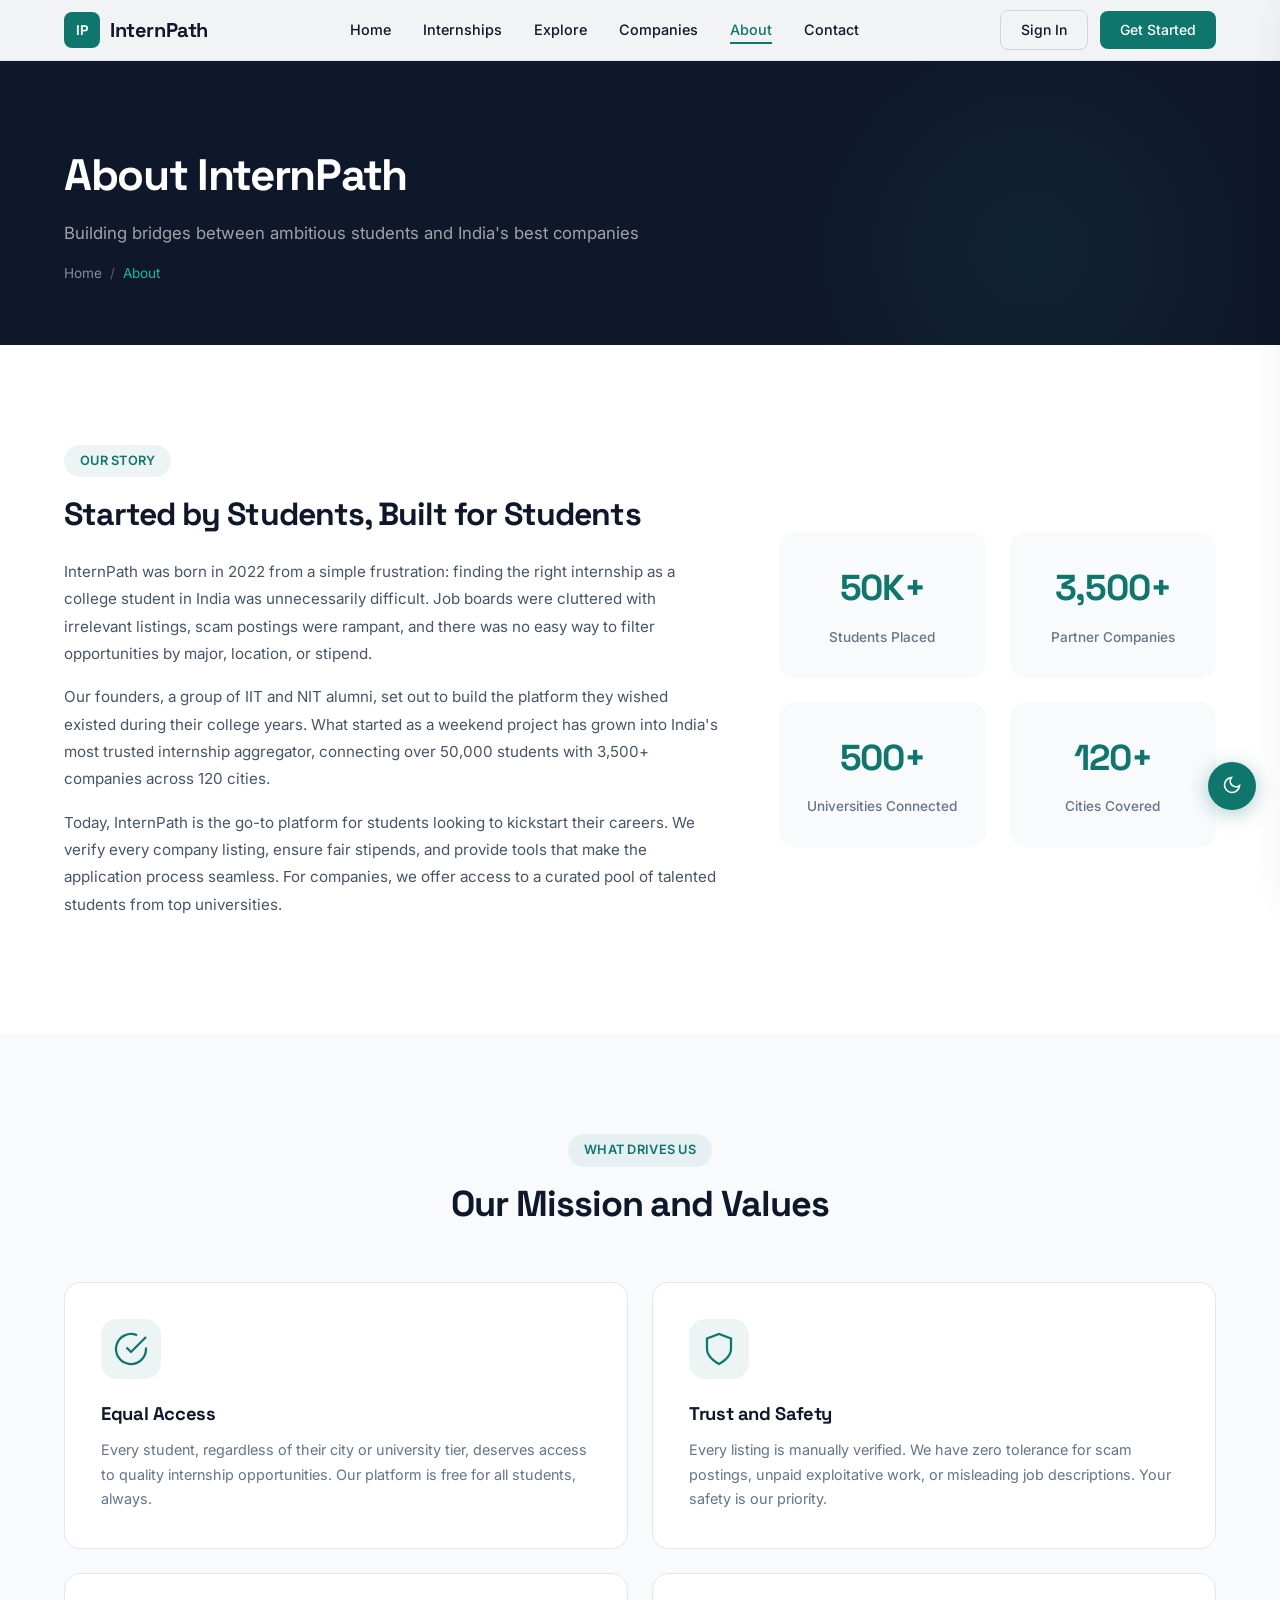
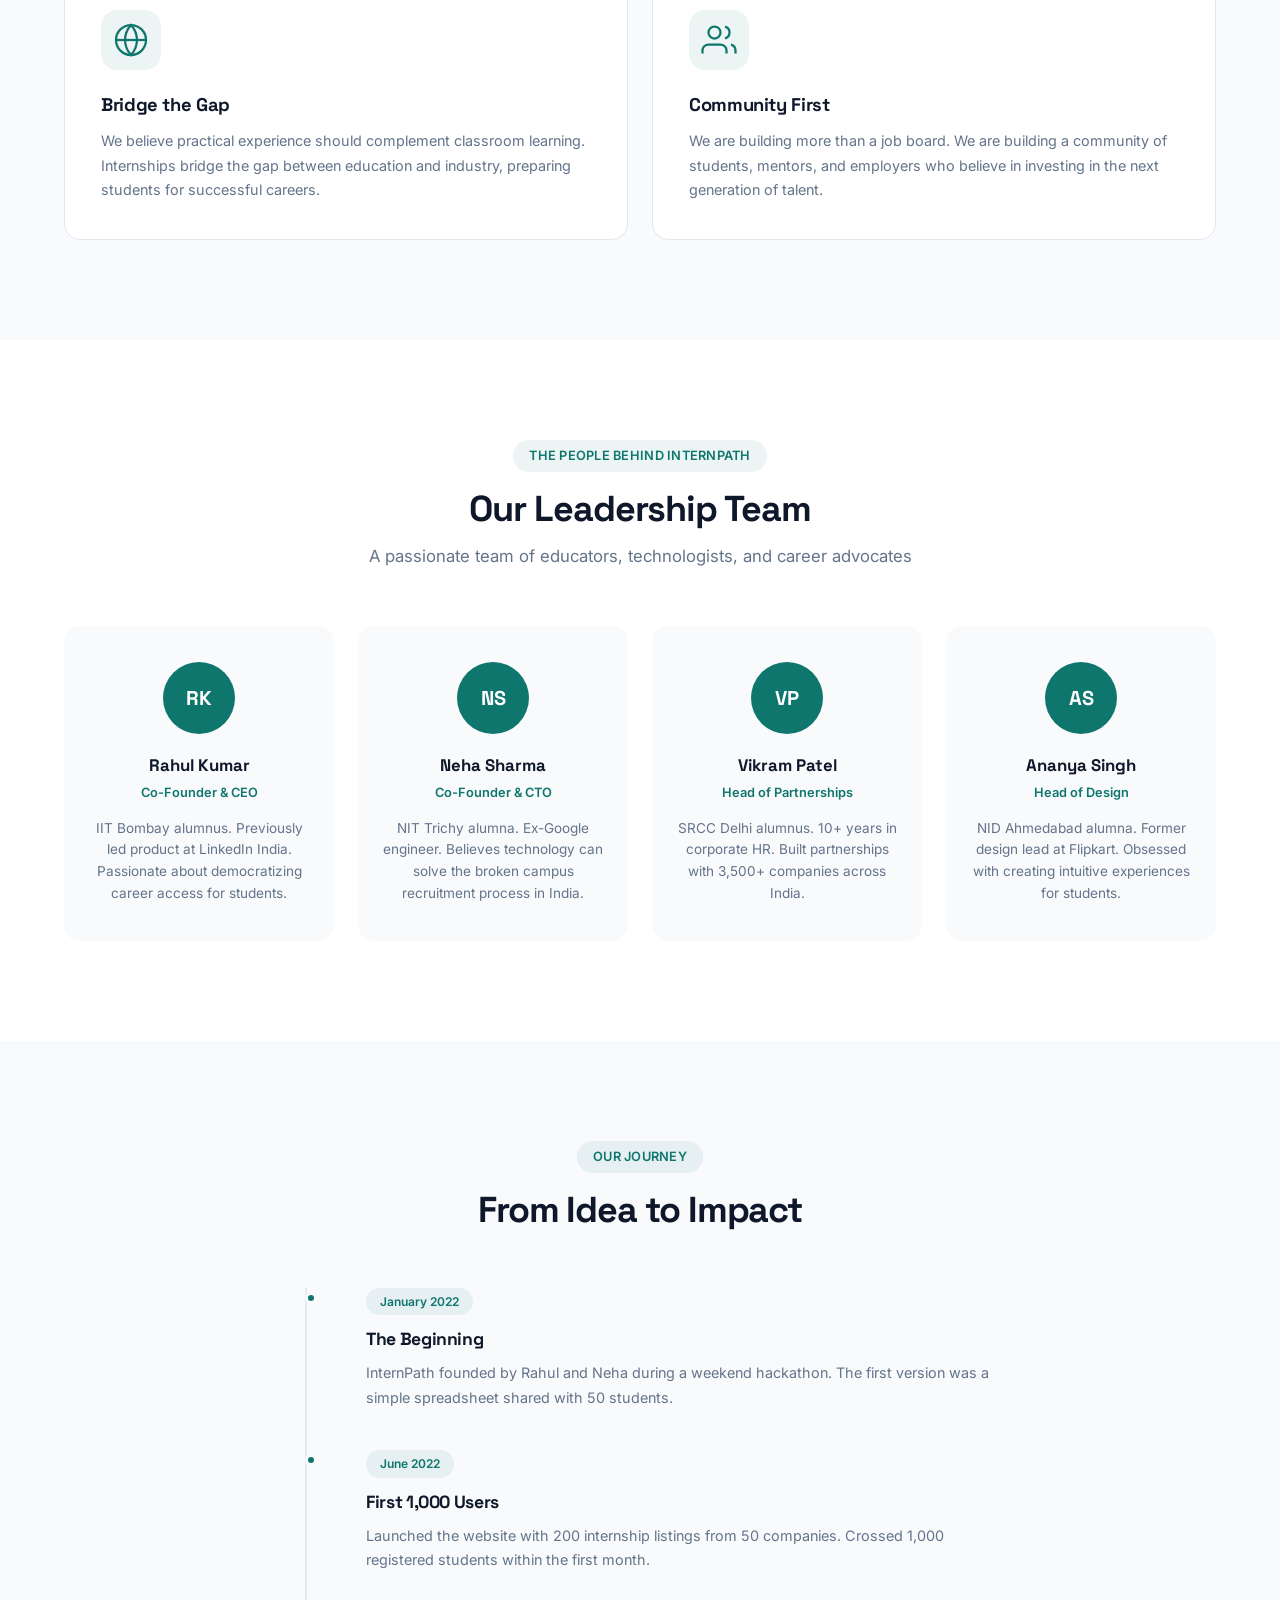
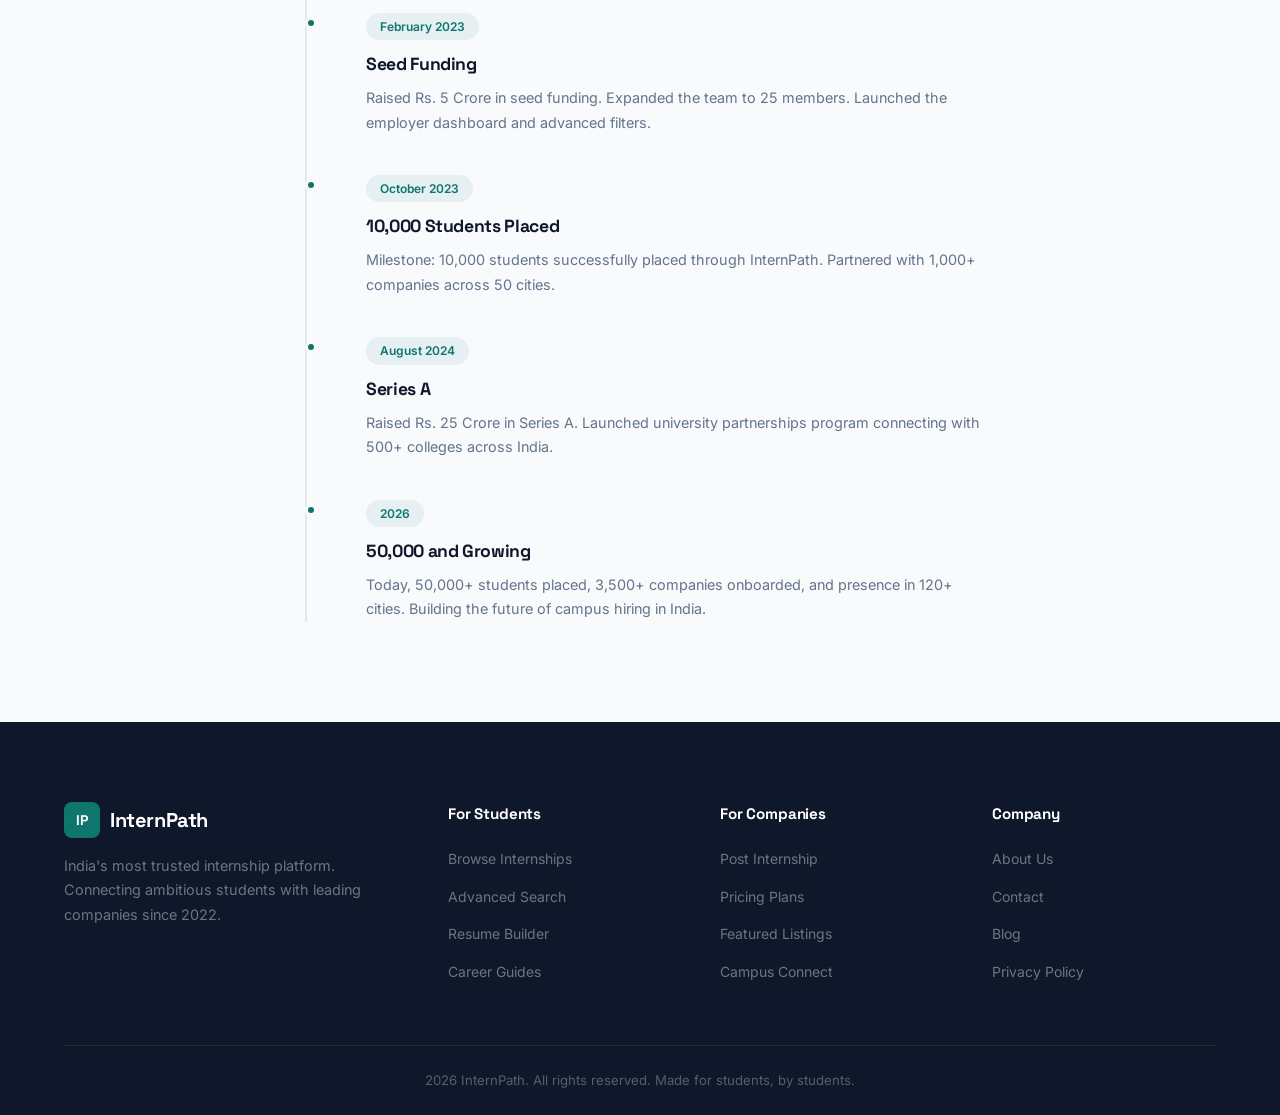
<file: about.html>
<!DOCTYPE html>
<html lang="en">

<head>
    <meta charset="UTF-8">
    <meta name="viewport" content="width=device-width, initial-scale=1.0">
    <title>About Us - InternPath</title>
    <link rel="stylesheet" href="css/main.css">
    <link
        href="https://fonts.googleapis.com/css2?family=Inter:wght@300;400;500;600;700;800;900&family=Space+Grotesk:wght@400;500;600;700&display=swap"
        rel="stylesheet">
</head>

<body>
    <!-- Navigation -->
    <nav class="navbar navbar-solid" id="navbar">
        <div class="nav-container">
            <a href="index.html" class="nav-logo">
                <span class="logo-icon">IP</span>
                <span class="logo-text">InternPath</span>
            </a>
            <ul class="nav-links" id="navLinks">
                <li><a href="index.html" class="nav-link">Home</a></li>
                <li><a href="jobs.html" class="nav-link">Internships</a></li>
                <li><a href="filters.html" class="nav-link">Explore</a></li>
                <li><a href="company.html" class="nav-link">Companies</a></li>
                <li><a href="about.html" class="nav-link active">About</a></li>
                <li><a href="contact.html" class="nav-link">Contact</a></li>
            </ul>
            <div class="nav-actions">
                <button class="notification-bell" id="notifBell">
                    <svg width="20" height="20" viewBox="0 0 24 24" fill="none" stroke="currentColor" stroke-width="2">
                        <path d="M18 8A6 6 0 0 0 6 8c0 7-3 9-3 9h18s-3-2-3-9"></path>
                        <path d="M13.73 21a2 2 0 0 1-3.46 0"></path>
                    </svg>
                    <span class="notif-badge" id="notifBadge"></span>
                </button>
                <a href="login.html" class="btn btn-outline-nav" id="navSignIn">Sign In</a>
                <a href="signup.html" class="btn btn-primary-nav" id="navGetStarted">Get Started</a>
            </div>
            <button class="nav-toggle" id="navToggle" aria-label="Toggle navigation">
                <span></span>
                <span></span>
                <span></span>
            </button>
        </div>
    </nav>

    <!-- Page Header -->
    <section class="page-header">
        <div class="container">
            <div class="page-header-content">
                <h1>About InternPath</h1>
                <p>Building bridges between ambitious students and India's best companies</p>
                <div class="breadcrumb">
                    <a href="index.html">Home</a>
                    <span>/</span>
                    <span>About</span>
                </div>
            </div>
        </div>
    </section>

    <!-- Our Story -->
    <section class="about-story">
        <div class="container">
            <div class="story-grid">
                <div class="story-content scroll-reveal">
                    <span class="section-tag">Our Story</span>
                    <h2>Started by Students, Built for Students</h2>
                    <p>InternPath was born in 2022 from a simple frustration: finding the right internship as a college
                        student in India was unnecessarily difficult. Job boards were cluttered with irrelevant
                        listings, scam postings were rampant, and there was no easy way to filter opportunities by
                        major, location, or stipend.</p>
                    <p>Our founders, a group of IIT and NIT alumni, set out to build the platform they wished existed
                        during their college years. What started as a weekend project has grown into India's most
                        trusted internship aggregator, connecting over 50,000 students with 3,500+ companies across 120
                        cities.</p>
                    <p>Today, InternPath is the go-to platform for students looking to kickstart their careers. We
                        verify every company listing, ensure fair stipends, and provide tools that make the application
                        process seamless. For companies, we offer access to a curated pool of talented students from top
                        universities.</p>
                </div>
                <div class="story-stats scroll-reveal">
                    <div class="story-stat">
                        <span class="story-stat-number">50K+</span>
                        <span class="story-stat-label">Students Placed</span>
                    </div>
                    <div class="story-stat">
                        <span class="story-stat-number">3,500+</span>
                        <span class="story-stat-label">Partner Companies</span>
                    </div>
                    <div class="story-stat">
                        <span class="story-stat-number">500+</span>
                        <span class="story-stat-label">Universities Connected</span>
                    </div>
                    <div class="story-stat">
                        <span class="story-stat-number">120+</span>
                        <span class="story-stat-label">Cities Covered</span>
                    </div>
                </div>
            </div>
        </div>
    </section>

    <!-- Mission & Values -->
    <section class="mission-section">
        <div class="container">
            <div class="section-header scroll-reveal">
                <span class="section-tag">What Drives Us</span>
                <h2 class="section-title">Our Mission and Values</h2>
            </div>
            <div class="mission-grid">
                <div class="mission-card scroll-reveal">
                    <div class="mission-icon">
                        <svg width="36" height="36" viewBox="0 0 24 24" fill="none" stroke="currentColor"
                            stroke-width="1.5">
                            <path d="M22 11.08V12a10 10 0 1 1-5.93-9.14"></path>
                            <polyline points="22 4 12 14.01 9 11.01"></polyline>
                        </svg>
                    </div>
                    <h3>Equal Access</h3>
                    <p>Every student, regardless of their city or university tier, deserves access to quality internship
                        opportunities. Our platform is free for all students, always.</p>
                </div>
                <div class="mission-card scroll-reveal">
                    <div class="mission-icon">
                        <svg width="36" height="36" viewBox="0 0 24 24" fill="none" stroke="currentColor"
                            stroke-width="1.5">
                            <path d="M12 22s8-4 8-10V5l-8-3-8 3v7c0 6 8 10 8 10z"></path>
                        </svg>
                    </div>
                    <h3>Trust and Safety</h3>
                    <p>Every listing is manually verified. We have zero tolerance for scam postings, unpaid exploitative
                        work, or misleading job descriptions. Your safety is our priority.</p>
                </div>
                <div class="mission-card scroll-reveal">
                    <div class="mission-icon">
                        <svg width="36" height="36" viewBox="0 0 24 24" fill="none" stroke="currentColor"
                            stroke-width="1.5">
                            <circle cx="12" cy="12" r="10"></circle>
                            <line x1="2" y1="12" x2="22" y2="12"></line>
                            <path
                                d="M12 2a15.3 15.3 0 0 1 4 10 15.3 15.3 0 0 1-4 10 15.3 15.3 0 0 1-4-10 15.3 15.3 0 0 1 4-10z">
                            </path>
                        </svg>
                    </div>
                    <h3>Bridge the Gap</h3>
                    <p>We believe practical experience should complement classroom learning. Internships bridge the gap
                        between education and industry, preparing students for successful careers.</p>
                </div>
                <div class="mission-card scroll-reveal">
                    <div class="mission-icon">
                        <svg width="36" height="36" viewBox="0 0 24 24" fill="none" stroke="currentColor"
                            stroke-width="1.5">
                            <path d="M17 21v-2a4 4 0 0 0-4-4H5a4 4 0 0 0-4 4v2"></path>
                            <circle cx="9" cy="7" r="4"></circle>
                            <path d="M23 21v-2a4 4 0 0 0-3-3.87"></path>
                            <path d="M16 3.13a4 4 0 0 1 0 7.75"></path>
                        </svg>
                    </div>
                    <h3>Community First</h3>
                    <p>We are building more than a job board. We are building a community of students, mentors, and
                        employers who believe in investing in the next generation of talent.</p>
                </div>
            </div>
        </div>
    </section>

    <!-- Team Section -->
    <section class="team-section">
        <div class="container">
            <div class="section-header scroll-reveal">
                <span class="section-tag">The People Behind InternPath</span>
                <h2 class="section-title">Our Leadership Team</h2>
                <p class="section-desc">A passionate team of educators, technologists, and career advocates</p>
            </div>
            <div class="team-grid">
                <div class="team-card scroll-reveal">
                    <div class="team-avatar">RK</div>
                    <h3>Rahul Kumar</h3>
                    <span class="team-role">Co-Founder & CEO</span>
                    <p>IIT Bombay alumnus. Previously led product at LinkedIn India. Passionate about democratizing
                        career access for students.</p>
                </div>
                <div class="team-card scroll-reveal">
                    <div class="team-avatar">NS</div>
                    <h3>Neha Sharma</h3>
                    <span class="team-role">Co-Founder & CTO</span>
                    <p>NIT Trichy alumna. Ex-Google engineer. Believes technology can solve the broken campus
                        recruitment process in India.</p>
                </div>
                <div class="team-card scroll-reveal">
                    <div class="team-avatar">VP</div>
                    <h3>Vikram Patel</h3>
                    <span class="team-role">Head of Partnerships</span>
                    <p>SRCC Delhi alumnus. 10+ years in corporate HR. Built partnerships with 3,500+ companies across
                        India.</p>
                </div>
                <div class="team-card scroll-reveal">
                    <div class="team-avatar">AS</div>
                    <h3>Ananya Singh</h3>
                    <span class="team-role">Head of Design</span>
                    <p>NID Ahmedabad alumna. Former design lead at Flipkart. Obsessed with creating intuitive
                        experiences for students.</p>
                </div>
            </div>
        </div>
    </section>

    <!-- Timeline -->
    <section class="timeline-section">
        <div class="container">
            <div class="section-header scroll-reveal">
                <span class="section-tag">Our Journey</span>
                <h2 class="section-title">From Idea to Impact</h2>
            </div>
            <div class="timeline">
                <div class="timeline-item scroll-reveal">
                    <div class="timeline-marker"></div>
                    <div class="timeline-content">
                        <span class="timeline-date">January 2022</span>
                        <h3>The Beginning</h3>
                        <p>InternPath founded by Rahul and Neha during a weekend hackathon. The first version was a
                            simple spreadsheet shared with 50 students.</p>
                    </div>
                </div>
                <div class="timeline-item scroll-reveal">
                    <div class="timeline-marker"></div>
                    <div class="timeline-content">
                        <span class="timeline-date">June 2022</span>
                        <h3>First 1,000 Users</h3>
                        <p>Launched the website with 200 internship listings from 50 companies. Crossed 1,000 registered
                            students within the first month.</p>
                    </div>
                </div>
                <div class="timeline-item scroll-reveal">
                    <div class="timeline-marker"></div>
                    <div class="timeline-content">
                        <span class="timeline-date">February 2023</span>
                        <h3>Seed Funding</h3>
                        <p>Raised Rs. 5 Crore in seed funding. Expanded the team to 25 members. Launched the employer
                            dashboard and advanced filters.</p>
                    </div>
                </div>
                <div class="timeline-item scroll-reveal">
                    <div class="timeline-marker"></div>
                    <div class="timeline-content">
                        <span class="timeline-date">October 2023</span>
                        <h3>10,000 Students Placed</h3>
                        <p>Milestone: 10,000 students successfully placed through InternPath. Partnered with 1,000+
                            companies across 50 cities.</p>
                    </div>
                </div>
                <div class="timeline-item scroll-reveal">
                    <div class="timeline-marker"></div>
                    <div class="timeline-content">
                        <span class="timeline-date">August 2024</span>
                        <h3>Series A</h3>
                        <p>Raised Rs. 25 Crore in Series A. Launched university partnerships program connecting with
                            500+ colleges across India.</p>
                    </div>
                </div>
                <div class="timeline-item scroll-reveal">
                    <div class="timeline-marker"></div>
                    <div class="timeline-content">
                        <span class="timeline-date">2026</span>
                        <h3>50,000 and Growing</h3>
                        <p>Today, 50,000+ students placed, 3,500+ companies onboarded, and presence in 120+ cities.
                            Building the future of campus hiring in India.</p>
                    </div>
                </div>
            </div>
        </div>
    </section>

    <!-- Footer -->
    <footer class="footer">
        <div class="container">
            <div class="footer-grid">
                <div class="footer-brand">
                    <div class="footer-logo">
                        <span class="logo-icon">IP</span>
                        <span class="logo-text">InternPath</span>
                    </div>
                    <p>India's most trusted internship platform. Connecting ambitious students with leading companies
                        since 2022.</p>
                </div>
                <div class="footer-links">
                    <h4>For Students</h4>
                    <ul>
                        <li><a href="jobs.html">Browse Internships</a></li>
                        <li><a href="filters.html">Advanced Search</a></li>
                        <li><a href="#">Resume Builder</a></li>
                        <li><a href="#">Career Guides</a></li>
                    </ul>
                </div>
                <div class="footer-links">
                    <h4>For Companies</h4>
                    <ul>
                        <li><a href="company.html">Post Internship</a></li>
                        <li><a href="#">Pricing Plans</a></li>
                        <li><a href="#">Featured Listings</a></li>
                        <li><a href="#">Campus Connect</a></li>
                    </ul>
                </div>
                <div class="footer-links">
                    <h4>Company</h4>
                    <ul>
                        <li><a href="about.html">About Us</a></li>
                        <li><a href="contact.html">Contact</a></li>
                        <li><a href="#">Blog</a></li>
                        <li><a href="#">Privacy Policy</a></li>
                    </ul>
                </div>
            </div>
            <div class="footer-bottom">
                <p>2026 InternPath. All rights reserved. Made for students, by students.</p>
            </div>
        </div>
    </footer>

    <!-- Notification Panel -->
    <div class="notif-panel-backdrop" id="notifBackdrop"></div>
    <div class="notification-panel" id="notifPanel">
        <div class="notif-panel-header">
            <h3>Notifications</h3>
            <button class="notif-panel-close" id="notifPanelClose">&times;</button>
        </div>
        <div class="notif-list" id="notifList"></div>
    </div>

    <button class="theme-toggle" id="themeToggle" aria-label="Toggle dark mode">
        <span class="icon-moon"><svg width="20" height="20" viewBox="0 0 24 24" fill="none" stroke="currentColor"
                stroke-width="2">
                <path d="M21 12.79A9 9 0 1 1 11.21 3 7 7 0 0 0 21 12.79z"></path>
            </svg></span>
        <span class="icon-sun"><svg width="20" height="20" viewBox="0 0 24 24" fill="none" stroke="currentColor"
                stroke-width="2">
                <circle cx="12" cy="12" r="5"></circle>
                <line x1="12" y1="1" x2="12" y2="3"></line>
                <line x1="12" y1="21" x2="12" y2="23"></line>
                <line x1="4.22" y1="4.22" x2="5.64" y2="5.64"></line>
                <line x1="18.36" y1="18.36" x2="19.78" y2="19.78"></line>
                <line x1="1" y1="12" x2="3" y2="12"></line>
                <line x1="21" y1="12" x2="23" y2="12"></line>
                <line x1="4.22" y1="19.78" x2="5.64" y2="18.36"></line>
                <line x1="18.36" y1="5.64" x2="19.78" y2="4.22"></line>
            </svg></span>
    </button>
    <button class="back-to-top" id="backToTop" aria-label="Back to top">
        <svg width="20" height="20" viewBox="0 0 24 24" fill="none" stroke="currentColor" stroke-width="2">
            <polyline points="18 15 12 9 6 15"></polyline>
        </svg>
    </button>
    <div class="page-transition-overlay" id="pageTransitionOverlay"></div>

    <script src="Java-script/script.js"></script>
</body>

</html>
</file>
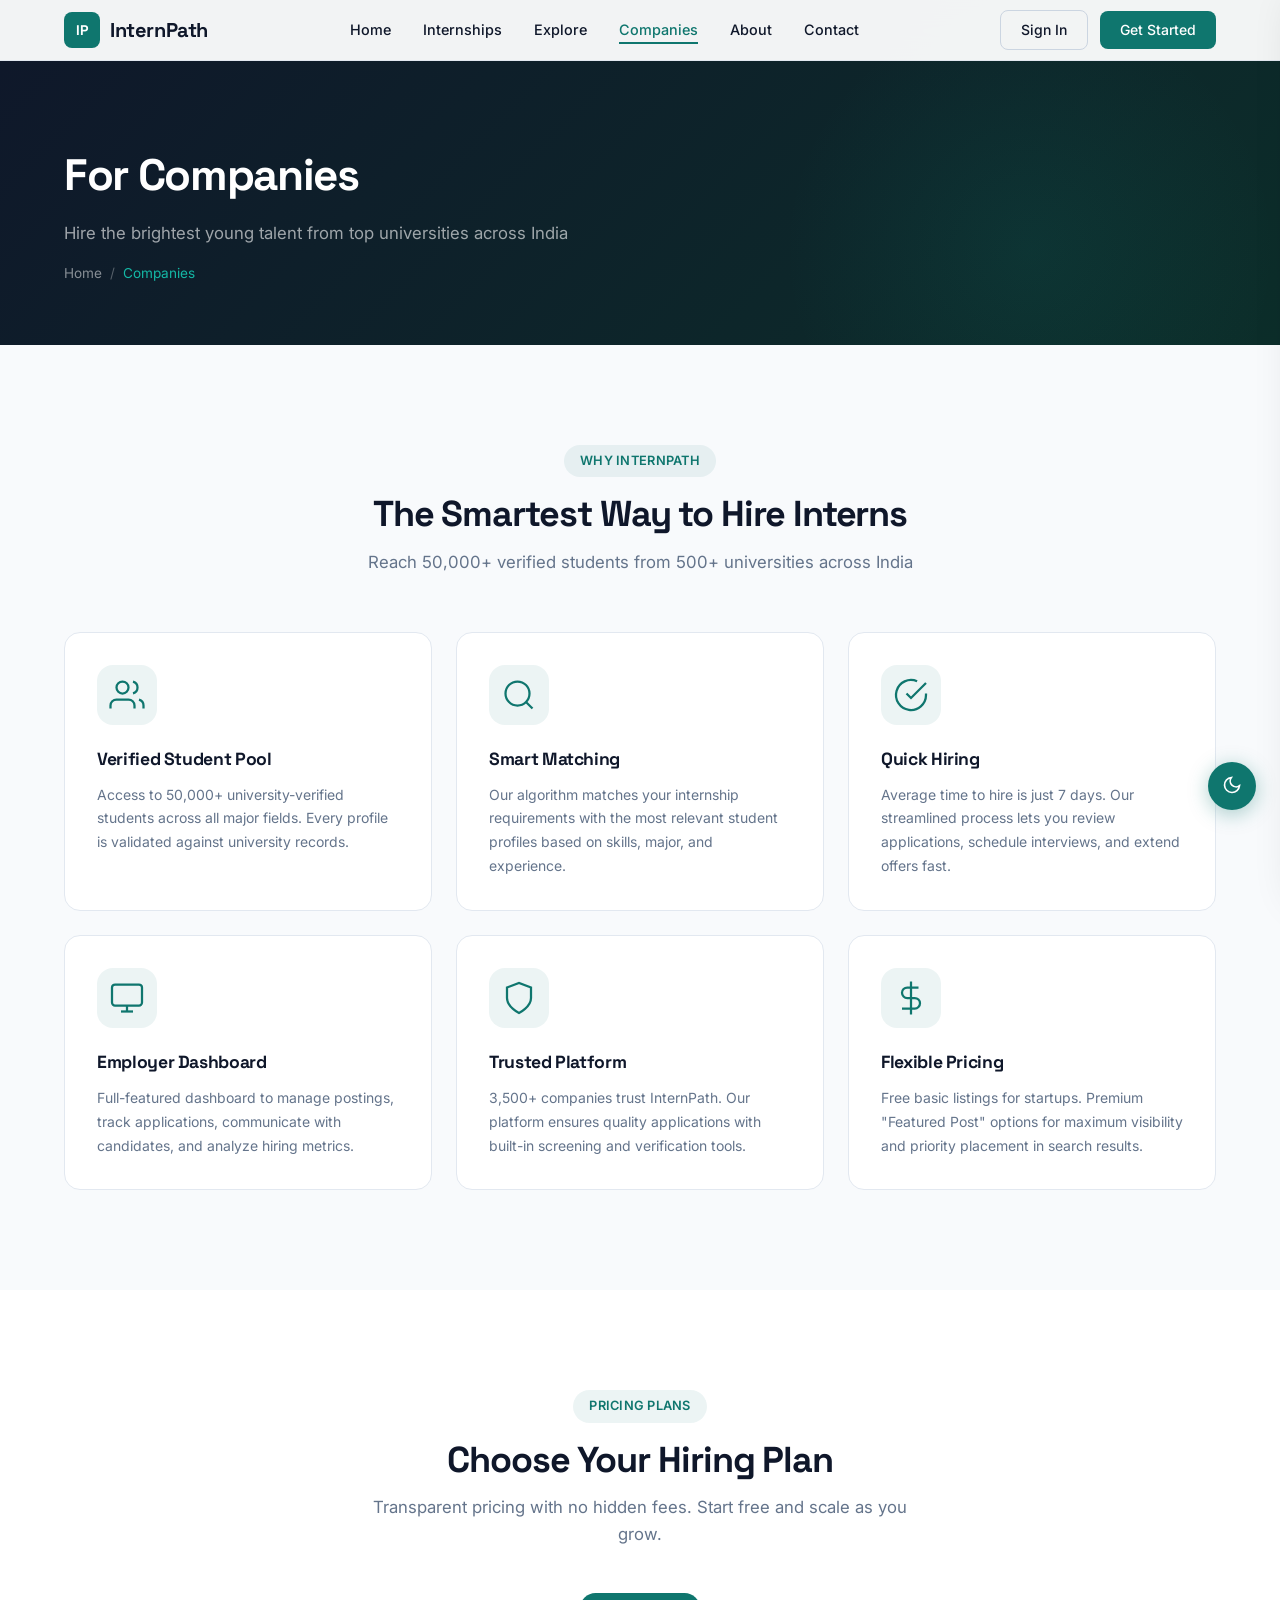
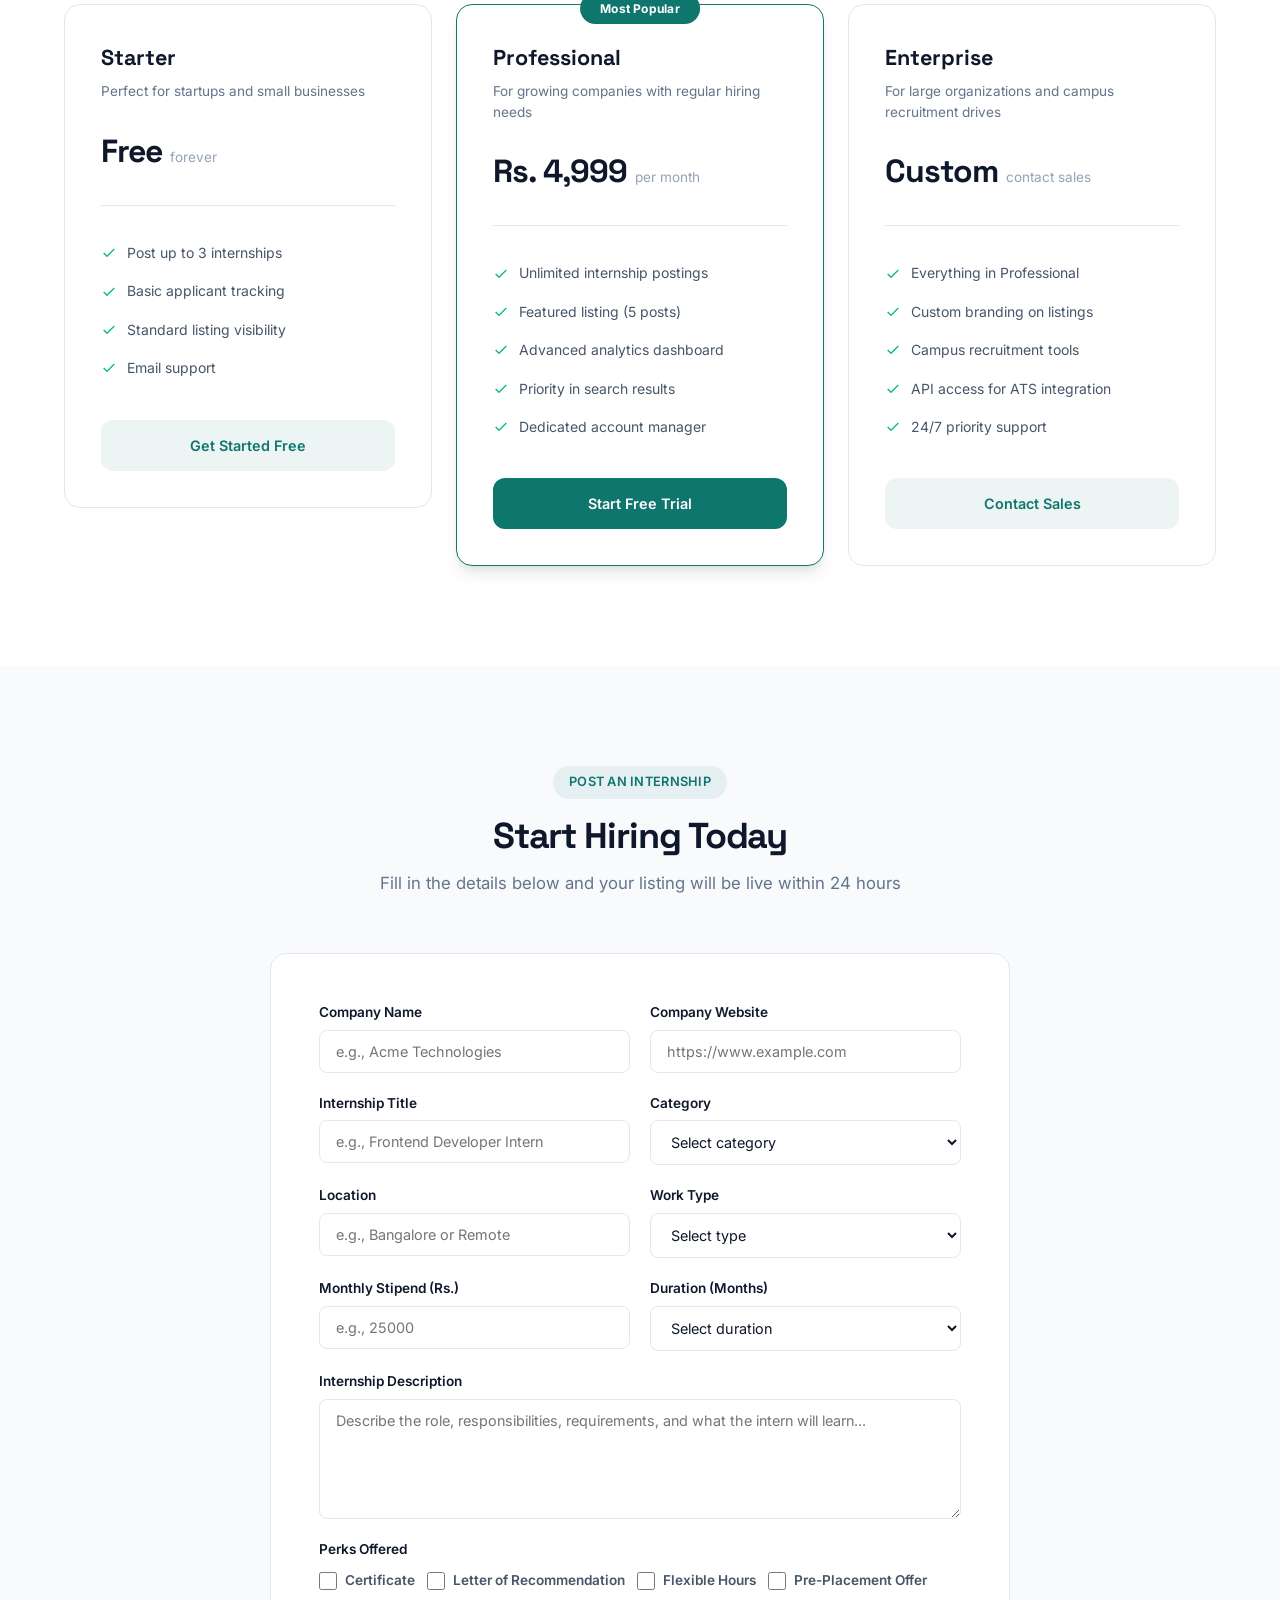
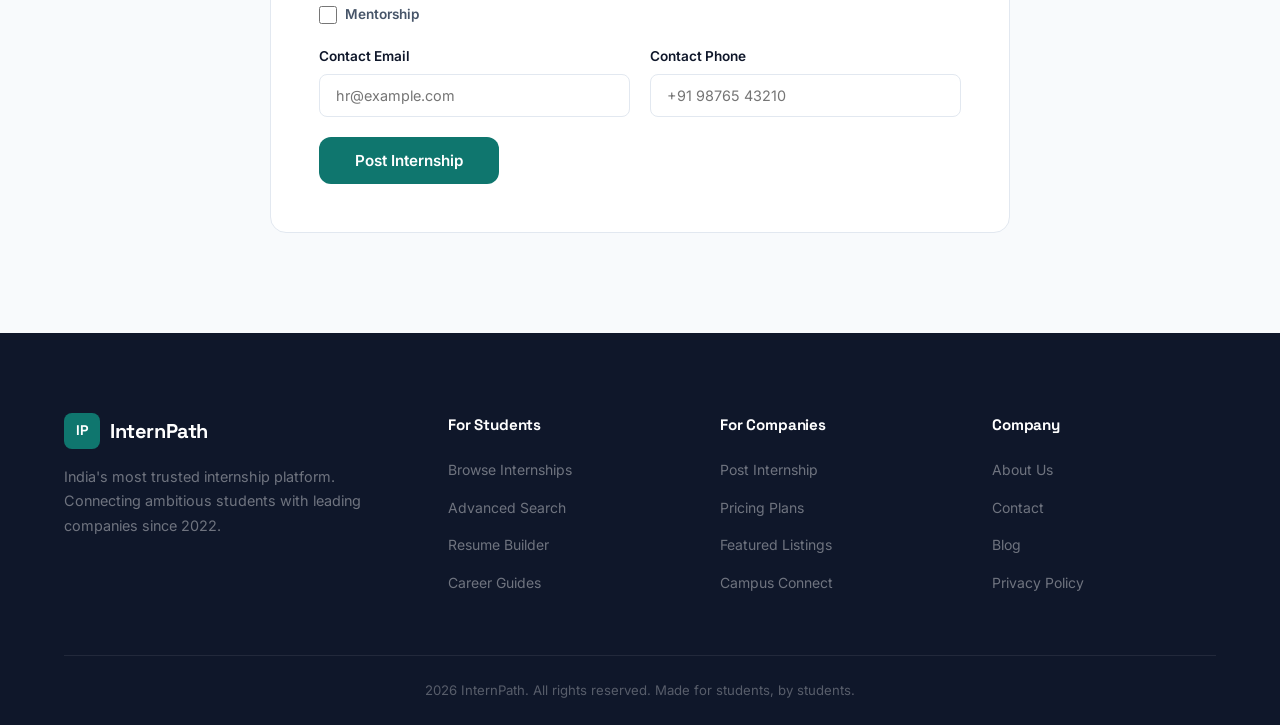
<file: company.html>
<!DOCTYPE html>
<html lang="en">

<head>
    <meta charset="UTF-8">
    <meta name="viewport" content="width=device-width, initial-scale=1.0">
    <title>For Companies - InternPath</title>
    <link rel="stylesheet" href="css/main.css">
    <link
        href="https://fonts.googleapis.com/css2?family=Inter:wght@300;400;500;600;700;800;900&family=Space+Grotesk:wght@400;500;600;700&display=swap"
        rel="stylesheet">
</head>

<body>
    <!-- Navigation -->
    <nav class="navbar navbar-solid" id="navbar">
        <div class="nav-container">
            <a href="index.html" class="nav-logo">
                <span class="logo-icon">IP</span>
                <span class="logo-text">InternPath</span>
            </a>
            <ul class="nav-links" id="navLinks">
                <li><a href="index.html" class="nav-link">Home</a></li>
                <li><a href="jobs.html" class="nav-link">Internships</a></li>
                <li><a href="filters.html" class="nav-link">Explore</a></li>
                <li><a href="company.html" class="nav-link active">Companies</a></li>
                <li><a href="about.html" class="nav-link">About</a></li>
                <li><a href="contact.html" class="nav-link">Contact</a></li>
            </ul>
            <div class="nav-actions">
                <button class="notification-bell" id="notifBell">
                    <svg width="20" height="20" viewBox="0 0 24 24" fill="none" stroke="currentColor" stroke-width="2">
                        <path d="M18 8A6 6 0 0 0 6 8c0 7-3 9-3 9h18s-3-2-3-9"></path>
                        <path d="M13.73 21a2 2 0 0 1-3.46 0"></path>
                    </svg>
                    <span class="notif-badge" id="notifBadge"></span>
                </button>
                <a href="login.html" class="btn btn-outline-nav" id="navSignIn">Sign In</a>
                <a href="signup.html" class="btn btn-primary-nav" id="navGetStarted">Get Started</a>
            </div>
            <button class="nav-toggle" id="navToggle" aria-label="Toggle navigation">
                <span></span>
                <span></span>
                <span></span>
            </button>
        </div>
    </nav>

    <!-- Page Header -->
    <section class="page-header page-header-company">
        <div class="container">
            <div class="page-header-content">
                <h1>For Companies</h1>
                <p>Hire the brightest young talent from top universities across India</p>
                <div class="breadcrumb">
                    <a href="index.html">Home</a>
                    <span>/</span>
                    <span>Companies</span>
                </div>
            </div>
        </div>
    </section>

    <!-- Company Benefits -->
    <section class="company-benefits">
        <div class="container">
            <div class="section-header scroll-reveal">
                <span class="section-tag">Why InternPath</span>
                <h2 class="section-title">The Smartest Way to Hire Interns</h2>
                <p class="section-desc">Reach 50,000+ verified students from 500+ universities across India</p>
            </div>
            <div class="benefits-grid">
                <div class="benefit-card scroll-reveal">
                    <div class="benefit-icon">
                        <svg width="36" height="36" viewBox="0 0 24 24" fill="none" stroke="currentColor"
                            stroke-width="1.5">
                            <path d="M17 21v-2a4 4 0 0 0-4-4H5a4 4 0 0 0-4 4v2"></path>
                            <circle cx="9" cy="7" r="4"></circle>
                            <path d="M23 21v-2a4 4 0 0 0-3-3.87"></path>
                            <path d="M16 3.13a4 4 0 0 1 0 7.75"></path>
                        </svg>
                    </div>
                    <h3>Verified Student Pool</h3>
                    <p>Access to 50,000+ university-verified students across all major fields. Every profile is
                        validated against university records.</p>
                </div>
                <div class="benefit-card scroll-reveal">
                    <div class="benefit-icon">
                        <svg width="36" height="36" viewBox="0 0 24 24" fill="none" stroke="currentColor"
                            stroke-width="1.5">
                            <circle cx="11" cy="11" r="8"></circle>
                            <path d="m21 21-4.35-4.35"></path>
                        </svg>
                    </div>
                    <h3>Smart Matching</h3>
                    <p>Our algorithm matches your internship requirements with the most relevant student profiles based
                        on skills, major, and experience.</p>
                </div>
                <div class="benefit-card scroll-reveal">
                    <div class="benefit-icon">
                        <svg width="36" height="36" viewBox="0 0 24 24" fill="none" stroke="currentColor"
                            stroke-width="1.5">
                            <path d="M22 11.08V12a10 10 0 1 1-5.93-9.14"></path>
                            <polyline points="22 4 12 14.01 9 11.01"></polyline>
                        </svg>
                    </div>
                    <h3>Quick Hiring</h3>
                    <p>Average time to hire is just 7 days. Our streamlined process lets you review applications,
                        schedule interviews, and extend offers fast.</p>
                </div>
                <div class="benefit-card scroll-reveal">
                    <div class="benefit-icon">
                        <svg width="36" height="36" viewBox="0 0 24 24" fill="none" stroke="currentColor"
                            stroke-width="1.5">
                            <rect x="2" y="3" width="20" height="14" rx="2" ry="2"></rect>
                            <line x1="8" y1="21" x2="16" y2="21"></line>
                            <line x1="12" y1="17" x2="12" y2="21"></line>
                        </svg>
                    </div>
                    <h3>Employer Dashboard</h3>
                    <p>Full-featured dashboard to manage postings, track applications, communicate with candidates, and
                        analyze hiring metrics.</p>
                </div>
                <div class="benefit-card scroll-reveal">
                    <div class="benefit-icon">
                        <svg width="36" height="36" viewBox="0 0 24 24" fill="none" stroke="currentColor"
                            stroke-width="1.5">
                            <path d="M12 22s8-4 8-10V5l-8-3-8 3v7c0 6 8 10 8 10z"></path>
                        </svg>
                    </div>
                    <h3>Trusted Platform</h3>
                    <p>3,500+ companies trust InternPath. Our platform ensures quality applications with built-in
                        screening and verification tools.</p>
                </div>
                <div class="benefit-card scroll-reveal">
                    <div class="benefit-icon">
                        <svg width="36" height="36" viewBox="0 0 24 24" fill="none" stroke="currentColor"
                            stroke-width="1.5">
                            <line x1="12" y1="1" x2="12" y2="23"></line>
                            <path d="M17 5H9.5a3.5 3.5 0 0 0 0 7h5a3.5 3.5 0 0 1 0 7H6"></path>
                        </svg>
                    </div>
                    <h3>Flexible Pricing</h3>
                    <p>Free basic listings for startups. Premium "Featured Post" options for maximum visibility and
                        priority placement in search results.</p>
                </div>
            </div>
        </div>
    </section>

    <!-- Pricing Section -->
    <section class="pricing-section">
        <div class="container">
            <div class="section-header scroll-reveal">
                <span class="section-tag">Pricing Plans</span>
                <h2 class="section-title">Choose Your Hiring Plan</h2>
                <p class="section-desc">Transparent pricing with no hidden fees. Start free and scale as you grow.</p>
            </div>
            <div class="pricing-grid">
                <div class="pricing-card scroll-reveal">
                    <div class="pricing-header">
                        <h3>Starter</h3>
                        <p>Perfect for startups and small businesses</p>
                    </div>
                    <div class="pricing-price">
                        <span class="price-amount">Free</span>
                        <span class="price-period">forever</span>
                    </div>
                    <ul class="pricing-features">
                        <li>
                            <svg width="16" height="16" viewBox="0 0 24 24" fill="none" stroke="currentColor"
                                stroke-width="2">
                                <polyline points="20 6 9 17 4 12"></polyline>
                            </svg>
                            Post up to 3 internships
                        </li>
                        <li>
                            <svg width="16" height="16" viewBox="0 0 24 24" fill="none" stroke="currentColor"
                                stroke-width="2">
                                <polyline points="20 6 9 17 4 12"></polyline>
                            </svg>
                            Basic applicant tracking
                        </li>
                        <li>
                            <svg width="16" height="16" viewBox="0 0 24 24" fill="none" stroke="currentColor"
                                stroke-width="2">
                                <polyline points="20 6 9 17 4 12"></polyline>
                            </svg>
                            Standard listing visibility
                        </li>
                        <li>
                            <svg width="16" height="16" viewBox="0 0 24 24" fill="none" stroke="currentColor"
                                stroke-width="2">
                                <polyline points="20 6 9 17 4 12"></polyline>
                            </svg>
                            Email support
                        </li>
                    </ul>
                    <a href="#postForm" class="btn btn-pricing">Get Started Free</a>
                </div>
                <div class="pricing-card pricing-card-popular scroll-reveal">
                    <div class="popular-badge">Most Popular</div>
                    <div class="pricing-header">
                        <h3>Professional</h3>
                        <p>For growing companies with regular hiring needs</p>
                    </div>
                    <div class="pricing-price">
                        <span class="price-amount">Rs. 4,999</span>
                        <span class="price-period">per month</span>
                    </div>
                    <ul class="pricing-features">
                        <li>
                            <svg width="16" height="16" viewBox="0 0 24 24" fill="none" stroke="currentColor"
                                stroke-width="2">
                                <polyline points="20 6 9 17 4 12"></polyline>
                            </svg>
                            Unlimited internship postings
                        </li>
                        <li>
                            <svg width="16" height="16" viewBox="0 0 24 24" fill="none" stroke="currentColor"
                                stroke-width="2">
                                <polyline points="20 6 9 17 4 12"></polyline>
                            </svg>
                            Featured listing (5 posts)
                        </li>
                        <li>
                            <svg width="16" height="16" viewBox="0 0 24 24" fill="none" stroke="currentColor"
                                stroke-width="2">
                                <polyline points="20 6 9 17 4 12"></polyline>
                            </svg>
                            Advanced analytics dashboard
                        </li>
                        <li>
                            <svg width="16" height="16" viewBox="0 0 24 24" fill="none" stroke="currentColor"
                                stroke-width="2">
                                <polyline points="20 6 9 17 4 12"></polyline>
                            </svg>
                            Priority in search results
                        </li>
                        <li>
                            <svg width="16" height="16" viewBox="0 0 24 24" fill="none" stroke="currentColor"
                                stroke-width="2">
                                <polyline points="20 6 9 17 4 12"></polyline>
                            </svg>
                            Dedicated account manager
                        </li>
                    </ul>
                    <a href="#postForm" class="btn btn-pricing btn-pricing-primary">Start Free Trial</a>
                </div>
                <div class="pricing-card scroll-reveal">
                    <div class="pricing-header">
                        <h3>Enterprise</h3>
                        <p>For large organizations and campus recruitment drives</p>
                    </div>
                    <div class="pricing-price">
                        <span class="price-amount">Custom</span>
                        <span class="price-period">contact sales</span>
                    </div>
                    <ul class="pricing-features">
                        <li>
                            <svg width="16" height="16" viewBox="0 0 24 24" fill="none" stroke="currentColor"
                                stroke-width="2">
                                <polyline points="20 6 9 17 4 12"></polyline>
                            </svg>
                            Everything in Professional
                        </li>
                        <li>
                            <svg width="16" height="16" viewBox="0 0 24 24" fill="none" stroke="currentColor"
                                stroke-width="2">
                                <polyline points="20 6 9 17 4 12"></polyline>
                            </svg>
                            Custom branding on listings
                        </li>
                        <li>
                            <svg width="16" height="16" viewBox="0 0 24 24" fill="none" stroke="currentColor"
                                stroke-width="2">
                                <polyline points="20 6 9 17 4 12"></polyline>
                            </svg>
                            Campus recruitment tools
                        </li>
                        <li>
                            <svg width="16" height="16" viewBox="0 0 24 24" fill="none" stroke="currentColor"
                                stroke-width="2">
                                <polyline points="20 6 9 17 4 12"></polyline>
                            </svg>
                            API access for ATS integration
                        </li>
                        <li>
                            <svg width="16" height="16" viewBox="0 0 24 24" fill="none" stroke="currentColor"
                                stroke-width="2">
                                <polyline points="20 6 9 17 4 12"></polyline>
                            </svg>
                            24/7 priority support
                        </li>
                    </ul>
                    <a href="contact.html" class="btn btn-pricing">Contact Sales</a>
                </div>
            </div>
        </div>
    </section>

    <!-- Post Internship Form -->
    <section class="post-form-section" id="postForm">
        <div class="container">
            <div class="section-header scroll-reveal">
                <span class="section-tag">Post an Internship</span>
                <h2 class="section-title">Start Hiring Today</h2>
                <p class="section-desc">Fill in the details below and your listing will be live within 24 hours</p>
            </div>
            <div class="form-wrapper scroll-reveal">
                <form id="internshipForm" class="post-form">
                    <div class="form-row">
                        <div class="form-group">
                            <label for="companyName">Company Name</label>
                            <input type="text" id="companyName" placeholder="e.g., Acme Technologies" required>
                        </div>
                        <div class="form-group">
                            <label for="companyWebsite">Company Website</label>
                            <input type="url" id="companyWebsite" placeholder="https://www.example.com">
                        </div>
                    </div>
                    <div class="form-row">
                        <div class="form-group">
                            <label for="internTitle">Internship Title</label>
                            <input type="text" id="internTitle" placeholder="e.g., Frontend Developer Intern" required>
                        </div>
                        <div class="form-group">
                            <label for="internCategory">Category</label>
                            <select id="internCategory" required>
                                <option value="">Select category</option>
                                <option value="tech">Software Development</option>
                                <option value="design">UI/UX Design</option>
                                <option value="data">Data Science</option>
                                <option value="marketing">Marketing</option>
                                <option value="finance">Finance</option>
                                <option value="content">Content Writing</option>
                                <option value="hr">Human Resources</option>
                                <option value="operations">Operations</option>
                            </select>
                        </div>
                    </div>
                    <div class="form-row">
                        <div class="form-group">
                            <label for="internLocation">Location</label>
                            <input type="text" id="internLocation" placeholder="e.g., Bangalore or Remote" required>
                        </div>
                        <div class="form-group">
                            <label for="internType">Work Type</label>
                            <select id="internType" required>
                                <option value="">Select type</option>
                                <option value="remote">Remote</option>
                                <option value="onsite">On-site</option>
                                <option value="hybrid">Hybrid</option>
                            </select>
                        </div>
                    </div>
                    <div class="form-row">
                        <div class="form-group">
                            <label for="internStipend">Monthly Stipend (Rs.)</label>
                            <input type="number" id="internStipend" placeholder="e.g., 25000" required>
                        </div>
                        <div class="form-group">
                            <label for="internDuration">Duration (Months)</label>
                            <select id="internDuration" required>
                                <option value="">Select duration</option>
                                <option value="1">1 Month</option>
                                <option value="2">2 Months</option>
                                <option value="3">3 Months</option>
                                <option value="6">6 Months</option>
                                <option value="12">12 Months</option>
                            </select>
                        </div>
                    </div>
                    <div class="form-group form-group-full">
                        <label for="internDesc">Internship Description</label>
                        <textarea id="internDesc" rows="5"
                            placeholder="Describe the role, responsibilities, requirements, and what the intern will learn..."
                            required></textarea>
                    </div>
                    <div class="form-group form-group-full">
                        <label>Perks Offered</label>
                        <div class="perks-checkboxes">
                            <label class="perk-checkbox">
                                <input type="checkbox" value="certificate">
                                <span>Certificate</span>
                            </label>
                            <label class="perk-checkbox">
                                <input type="checkbox" value="lor">
                                <span>Letter of Recommendation</span>
                            </label>
                            <label class="perk-checkbox">
                                <input type="checkbox" value="flexible">
                                <span>Flexible Hours</span>
                            </label>
                            <label class="perk-checkbox">
                                <input type="checkbox" value="ppo">
                                <span>Pre-Placement Offer</span>
                            </label>
                            <label class="perk-checkbox">
                                <input type="checkbox" value="mentorship">
                                <span>Mentorship</span>
                            </label>
                        </div>
                    </div>
                    <div class="form-row">
                        <div class="form-group">
                            <label for="contactEmail">Contact Email</label>
                            <input type="email" id="contactEmail" placeholder="hr@example.com" required>
                        </div>
                        <div class="form-group">
                            <label for="contactPhone">Contact Phone</label>
                            <input type="tel" id="contactPhone" placeholder="+91 98765 43210">
                        </div>
                    </div>
                    <button type="submit" class="btn btn-submit">Post Internship</button>
                </form>
                <div class="form-success" id="formSuccess" style="display:none;">
                    <svg width="64" height="64" viewBox="0 0 24 24" fill="none" stroke="#10b981" stroke-width="1.5">
                        <path d="M22 11.08V12a10 10 0 1 1-5.93-9.14"></path>
                        <polyline points="22 4 12 14.01 9 11.01"></polyline>
                    </svg>
                    <h3>Internship Posted Successfully!</h3>
                    <p>Your listing will be reviewed and go live within 24 hours. You will receive a confirmation email
                        shortly.</p>
                    <a href="jobs.html" class="btn btn-primary-nav">View Listings</a>
                </div>
            </div>
        </div>
    </section>

    <!-- Footer -->
    <footer class="footer">
        <div class="container">
            <div class="footer-grid">
                <div class="footer-brand">
                    <div class="footer-logo">
                        <span class="logo-icon">IP</span>
                        <span class="logo-text">InternPath</span>
                    </div>
                    <p>India's most trusted internship platform. Connecting ambitious students with leading companies
                        since 2022.</p>
                </div>
                <div class="footer-links">
                    <h4>For Students</h4>
                    <ul>
                        <li><a href="jobs.html">Browse Internships</a></li>
                        <li><a href="filters.html">Advanced Search</a></li>
                        <li><a href="#">Resume Builder</a></li>
                        <li><a href="#">Career Guides</a></li>
                    </ul>
                </div>
                <div class="footer-links">
                    <h4>For Companies</h4>
                    <ul>
                        <li><a href="company.html">Post Internship</a></li>
                        <li><a href="#">Pricing Plans</a></li>
                        <li><a href="#">Featured Listings</a></li>
                        <li><a href="#">Campus Connect</a></li>
                    </ul>
                </div>
                <div class="footer-links">
                    <h4>Company</h4>
                    <ul>
                        <li><a href="about.html">About Us</a></li>
                        <li><a href="contact.html">Contact</a></li>
                        <li><a href="#">Blog</a></li>
                        <li><a href="#">Privacy Policy</a></li>
                    </ul>
                </div>
            </div>
            <div class="footer-bottom">
                <p>2026 InternPath. All rights reserved. Made for students, by students.</p>
            </div>
        </div>
    </footer>

    <!-- Notification Panel -->
    <div class="notif-panel-backdrop" id="notifBackdrop"></div>
    <div class="notification-panel" id="notifPanel">
        <div class="notif-panel-header">
            <h3>Notifications</h3>
            <button class="notif-panel-close" id="notifPanelClose">&times;</button>
        </div>
        <div class="notif-list" id="notifList"></div>
    </div>

    <button class="theme-toggle" id="themeToggle" aria-label="Toggle dark mode">
        <span class="icon-moon"><svg width="20" height="20" viewBox="0 0 24 24" fill="none" stroke="currentColor"
                stroke-width="2">
                <path d="M21 12.79A9 9 0 1 1 11.21 3 7 7 0 0 0 21 12.79z"></path>
            </svg></span>
        <span class="icon-sun"><svg width="20" height="20" viewBox="0 0 24 24" fill="none" stroke="currentColor"
                stroke-width="2">
                <circle cx="12" cy="12" r="5"></circle>
                <line x1="12" y1="1" x2="12" y2="3"></line>
                <line x1="12" y1="21" x2="12" y2="23"></line>
                <line x1="4.22" y1="4.22" x2="5.64" y2="5.64"></line>
                <line x1="18.36" y1="18.36" x2="19.78" y2="19.78"></line>
                <line x1="1" y1="12" x2="3" y2="12"></line>
                <line x1="21" y1="12" x2="23" y2="12"></line>
                <line x1="4.22" y1="19.78" x2="5.64" y2="18.36"></line>
                <line x1="18.36" y1="5.64" x2="19.78" y2="4.22"></line>
            </svg></span>
    </button>
    <button class="back-to-top" id="backToTop" aria-label="Back to top">
        <svg width="20" height="20" viewBox="0 0 24 24" fill="none" stroke="currentColor" stroke-width="2">
            <polyline points="18 15 12 9 6 15"></polyline>
        </svg>
    </button>
    <div class="page-transition-overlay" id="pageTransitionOverlay"></div>

    <script src="Java-script/script.js"></script>
</body>

</html>
</file>
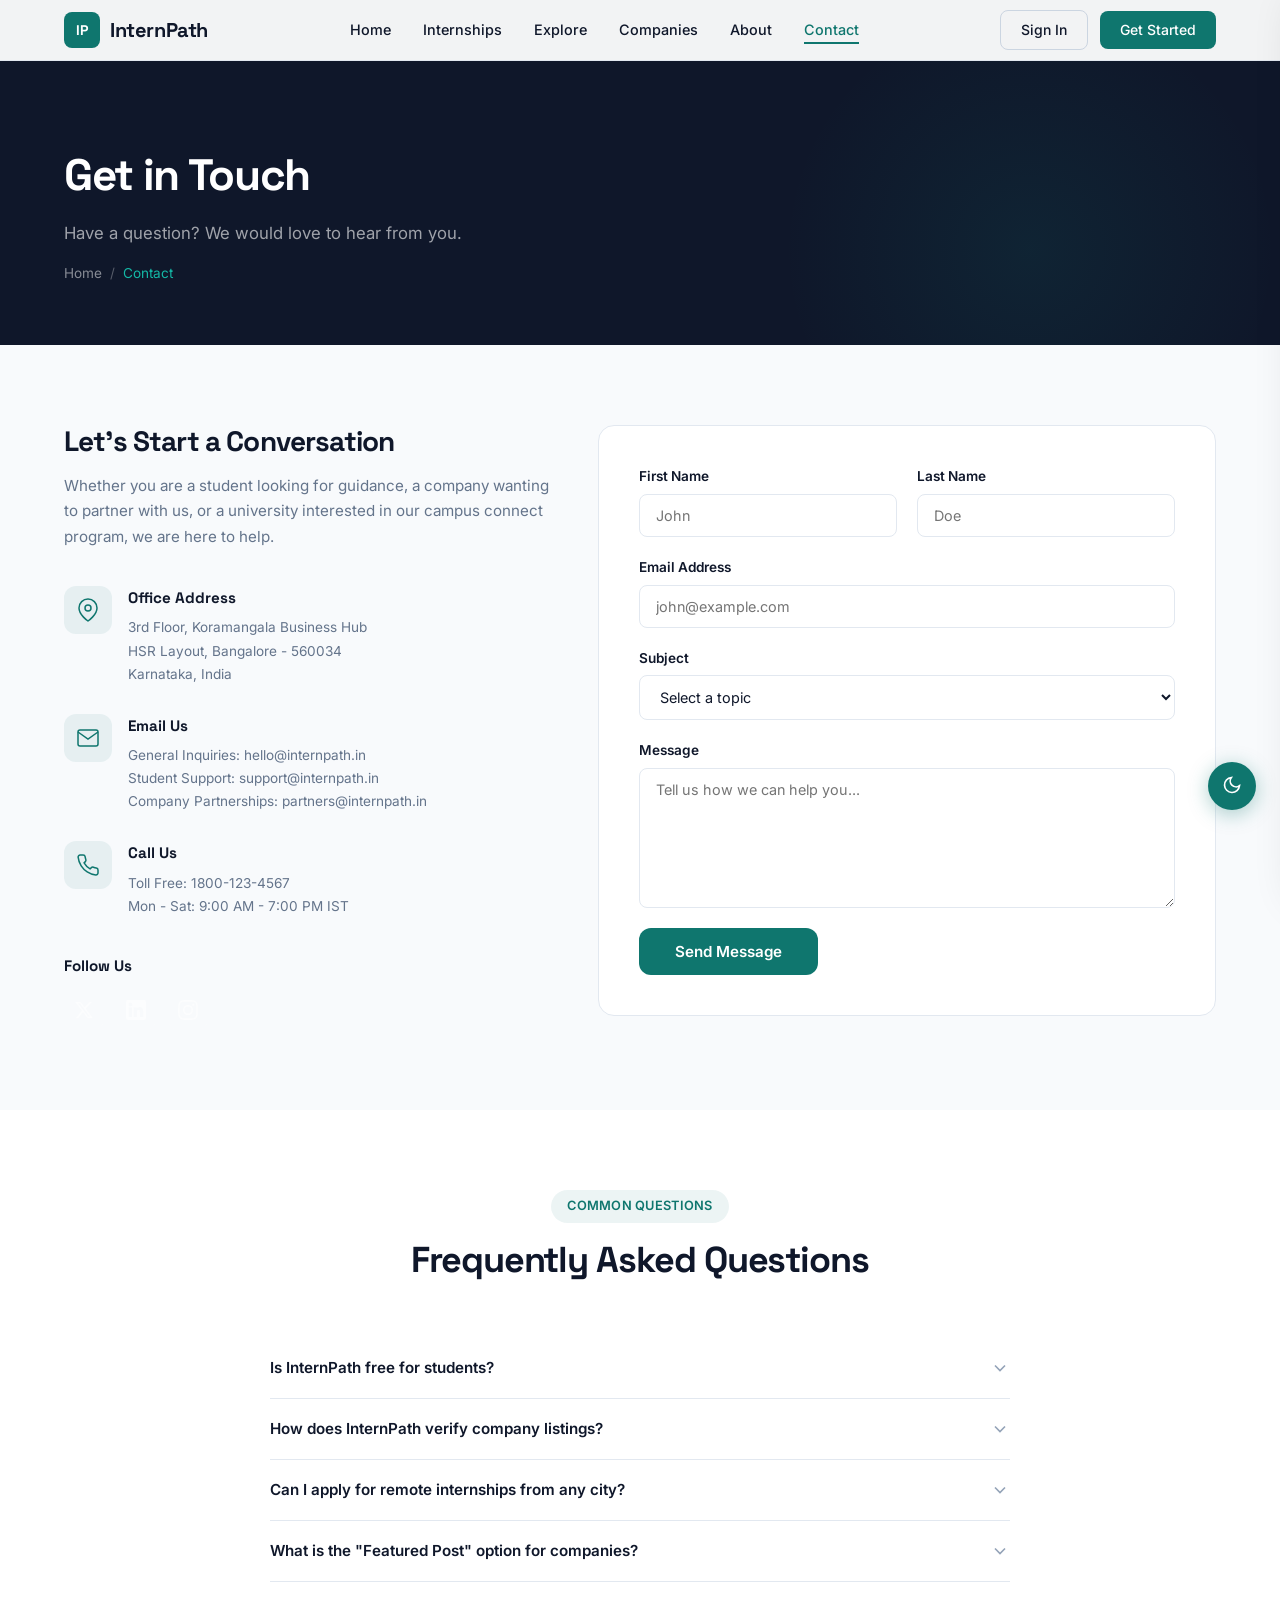
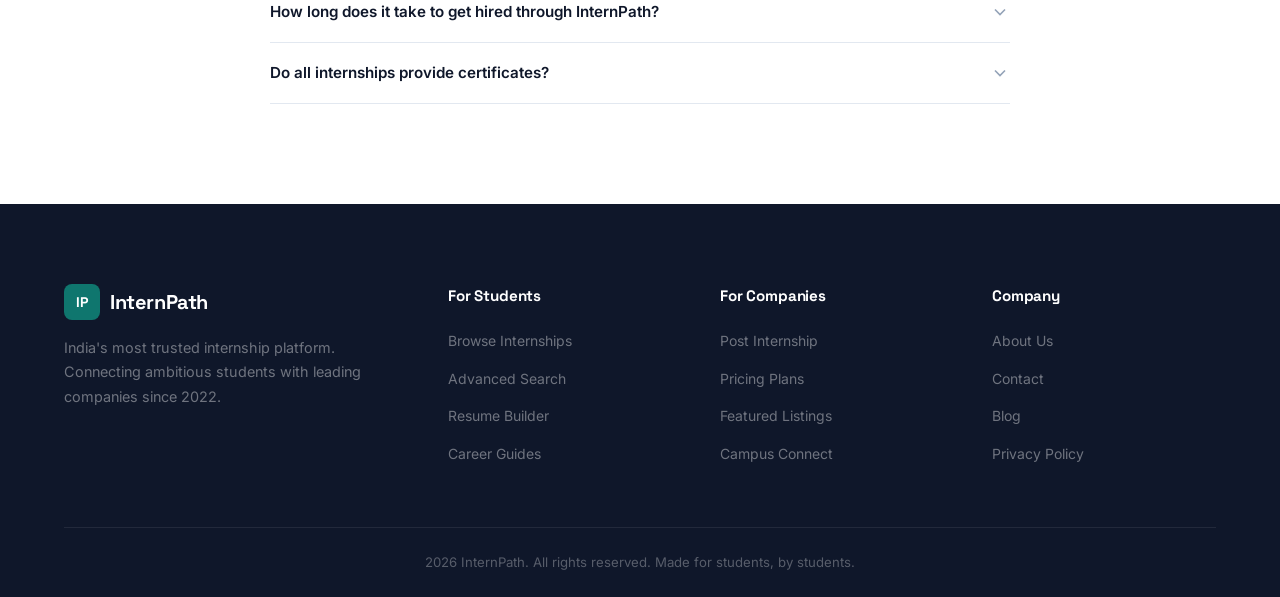
<file: contact.html>
<!DOCTYPE html>
<html lang="en">

<head>
    <meta charset="UTF-8">
    <meta name="viewport" content="width=device-width, initial-scale=1.0">
    <title>Contact Us - InternPath</title>
    <link rel="stylesheet" href="css/main.css">
    <link
        href="https://fonts.googleapis.com/css2?family=Inter:wght@300;400;500;600;700;800;900&family=Space+Grotesk:wght@400;500;600;700&display=swap"
        rel="stylesheet">
</head>

<body>
    <!-- Navigation -->
    <nav class="navbar navbar-solid" id="navbar">
        <div class="nav-container">
            <a href="index.html" class="nav-logo">
                <span class="logo-icon">IP</span>
                <span class="logo-text">InternPath</span>
            </a>
            <ul class="nav-links" id="navLinks">
                <li><a href="index.html" class="nav-link">Home</a></li>
                <li><a href="jobs.html" class="nav-link">Internships</a></li>
                <li><a href="filters.html" class="nav-link">Explore</a></li>
                <li><a href="company.html" class="nav-link">Companies</a></li>
                <li><a href="about.html" class="nav-link">About</a></li>
                <li><a href="contact.html" class="nav-link active">Contact</a></li>
            </ul>
            <div class="nav-actions">
                <button class="notification-bell" id="notifBell">
                    <svg width="20" height="20" viewBox="0 0 24 24" fill="none" stroke="currentColor" stroke-width="2">
                        <path d="M18 8A6 6 0 0 0 6 8c0 7-3 9-3 9h18s-3-2-3-9"></path>
                        <path d="M13.73 21a2 2 0 0 1-3.46 0"></path>
                    </svg>
                    <span class="notif-badge" id="notifBadge"></span>
                </button>
                <a href="login.html" class="btn btn-outline-nav" id="navSignIn">Sign In</a>
                <a href="signup.html" class="btn btn-primary-nav" id="navGetStarted">Get Started</a>
            </div>
            <button class="nav-toggle" id="navToggle" aria-label="Toggle navigation">
                <span></span>
                <span></span>
                <span></span>
            </button>
        </div>
    </nav>

    <!-- Page Header -->
    <section class="page-header">
        <div class="container">
            <div class="page-header-content">
                <h1>Get in Touch</h1>
                <p>Have a question? We would love to hear from you.</p>
                <div class="breadcrumb">
                    <a href="index.html">Home</a>
                    <span>/</span>
                    <span>Contact</span>
                </div>
            </div>
        </div>
    </section>

    <!-- Contact Content -->
    <section class="contact-section">
        <div class="container">
            <div class="contact-grid">
                <!-- Contact Info -->
                <div class="contact-info scroll-reveal">
                    <h2>Let's Start a Conversation</h2>
                    <p>Whether you are a student looking for guidance, a company wanting to partner with us, or a
                        university interested in our campus connect program, we are here to help.</p>

                    <div class="contact-details">
                        <div class="contact-item">
                            <div class="contact-icon">
                                <svg width="24" height="24" viewBox="0 0 24 24" fill="none" stroke="currentColor"
                                    stroke-width="1.5">
                                    <path d="M21 10c0 7-9 13-9 13s-9-6-9-13a9 9 0 0 1 18 0z"></path>
                                    <circle cx="12" cy="10" r="3"></circle>
                                </svg>
                            </div>
                            <div>
                                <h4>Office Address</h4>
                                <p>3rd Floor, Koramangala Business Hub<br>HSR Layout, Bangalore - 560034<br>Karnataka,
                                    India</p>
                            </div>
                        </div>
                        <div class="contact-item">
                            <div class="contact-icon">
                                <svg width="24" height="24" viewBox="0 0 24 24" fill="none" stroke="currentColor"
                                    stroke-width="1.5">
                                    <path
                                        d="M4 4h16c1.1 0 2 .9 2 2v12c0 1.1-.9 2-2 2H4c-1.1 0-2-.9-2-2V6c0-1.1.9-2 2-2z">
                                    </path>
                                    <polyline points="22,6 12,13 2,6"></polyline>
                                </svg>
                            </div>
                            <div>
                                <h4>Email Us</h4>
                                <p>General Inquiries: hello@internpath.in<br>Student Support:
                                    support@internpath.in<br>Company Partnerships: partners@internpath.in</p>
                            </div>
                        </div>
                        <div class="contact-item">
                            <div class="contact-icon">
                                <svg width="24" height="24" viewBox="0 0 24 24" fill="none" stroke="currentColor"
                                    stroke-width="1.5">
                                    <path
                                        d="M22 16.92v3a2 2 0 0 1-2.18 2 19.79 19.79 0 0 1-8.63-3.07 19.5 19.5 0 0 1-6-6 19.79 19.79 0 0 1-3.07-8.67A2 2 0 0 1 4.11 2h3a2 2 0 0 1 2 1.72 12.84 12.84 0 0 0 .7 2.81 2 2 0 0 1-.45 2.11L8.09 9.91a16 16 0 0 0 6 6l1.27-1.27a2 2 0 0 1 2.11-.45 12.84 12.84 0 0 0 2.81.7A2 2 0 0 1 22 16.92z">
                                    </path>
                                </svg>
                            </div>
                            <div>
                                <h4>Call Us</h4>
                                <p>Toll Free: 1800-123-4567<br>Mon - Sat: 9:00 AM - 7:00 PM IST</p>
                            </div>
                        </div>
                    </div>

                    <div class="contact-social">
                        <h4>Follow Us</h4>
                        <div class="social-links">
                            <a href="#" aria-label="Twitter">
                                <svg width="20" height="20" viewBox="0 0 24 24" fill="currentColor">
                                    <path
                                        d="M18.244 2.25h3.308l-7.227 8.26 8.502 11.24H16.17l-5.214-6.817L4.99 21.75H1.68l7.73-8.835L1.254 2.25H8.08l4.713 6.231zm-1.161 17.52h1.833L7.084 4.126H5.117z">
                                    </path>
                                </svg>
                            </a>
                            <a href="#" aria-label="LinkedIn">
                                <svg width="20" height="20" viewBox="0 0 24 24" fill="currentColor">
                                    <path
                                        d="M20.447 20.452h-3.554v-5.569c0-1.328-.027-3.037-1.852-3.037-1.853 0-2.136 1.445-2.136 2.939v5.667H9.351V9h3.414v1.561h.046c.477-.9 1.637-1.85 3.37-1.85 3.601 0 4.267 2.37 4.267 5.455v6.286zM5.337 7.433c-1.144 0-2.063-.926-2.063-2.065 0-1.138.92-2.063 2.063-2.063 1.14 0 2.064.925 2.064 2.063 0 1.139-.925 2.065-2.064 2.065zm1.782 13.019H3.555V9h3.564v11.452zM22.225 0H1.771C.792 0 0 .774 0 1.729v20.542C0 23.227.792 24 1.771 24h20.451C23.2 24 24 23.227 24 22.271V1.729C24 .774 23.2 0 22.222 0h.003z">
                                    </path>
                                </svg>
                            </a>
                            <a href="#" aria-label="Instagram">
                                <svg width="20" height="20" viewBox="0 0 24 24" fill="currentColor">
                                    <path
                                        d="M12 2.163c3.204 0 3.584.012 4.85.07 3.252.148 4.771 1.691 4.919 4.919.058 1.265.069 1.645.069 4.849 0 3.205-.012 3.584-.069 4.849-.149 3.225-1.664 4.771-4.919 4.919-1.266.058-1.644.07-4.85.07-3.204 0-3.584-.012-4.849-.07-3.26-.149-4.771-1.699-4.919-4.92-.058-1.265-.07-1.644-.07-4.849 0-3.204.013-3.583.07-4.849.149-3.227 1.664-4.771 4.919-4.919 1.266-.057 1.645-.069 4.849-.069zM12 0C8.741 0 8.333.014 7.053.072 2.695.272.273 2.69.073 7.052.014 8.333 0 8.741 0 12c0 3.259.014 3.668.072 4.948.2 4.358 2.618 6.78 6.98 6.98C8.333 23.986 8.741 24 12 24c3.259 0 3.668-.014 4.948-.072 4.354-.2 6.782-2.618 6.979-6.98.059-1.28.073-1.689.073-4.948 0-3.259-.014-3.667-.072-4.947-.196-4.354-2.617-6.78-6.979-6.98C15.668.014 15.259 0 12 0zm0 5.838a6.162 6.162 0 100 12.324 6.162 6.162 0 000-12.324zM12 16a4 4 0 110-8 4 4 0 010 8zm6.406-11.845a1.44 1.44 0 100 2.881 1.44 1.44 0 000-2.881z">
                                    </path>
                                </svg>
                            </a>
                        </div>
                    </div>
                </div>

                <!-- Contact Form -->
                <div class="contact-form-wrapper scroll-reveal">
                    <form id="contactForm" class="contact-form">
                        <div class="form-row">
                            <div class="form-group">
                                <label for="firstName">First Name</label>
                                <input type="text" id="firstName" placeholder="John" required>
                            </div>
                            <div class="form-group">
                                <label for="lastName">Last Name</label>
                                <input type="text" id="lastName" placeholder="Doe" required>
                            </div>
                        </div>
                        <div class="form-group">
                            <label for="email">Email Address</label>
                            <input type="email" id="email" placeholder="john@example.com" required>
                        </div>
                        <div class="form-group">
                            <label for="subject">Subject</label>
                            <select id="subject" required>
                                <option value="">Select a topic</option>
                                <option value="student">Student Support</option>
                                <option value="company">Company Partnership</option>
                                <option value="university">University Collaboration</option>
                                <option value="feedback">Feedback</option>
                                <option value="bug">Report a Bug</option>
                                <option value="other">Other</option>
                            </select>
                        </div>
                        <div class="form-group">
                            <label for="message">Message</label>
                            <textarea id="message" rows="6" placeholder="Tell us how we can help you..."
                                required></textarea>
                        </div>
                        <button type="submit" class="btn btn-submit">Send Message</button>
                    </form>
                    <div class="form-success" id="contactFormSuccess" style="display:none;">
                        <svg width="64" height="64" viewBox="0 0 24 24" fill="none" stroke="#10b981" stroke-width="1.5">
                            <path d="M22 11.08V12a10 10 0 1 1-5.93-9.14"></path>
                            <polyline points="22 4 12 14.01 9 11.01"></polyline>
                        </svg>
                        <h3>Message Sent Successfully!</h3>
                        <p>Thank you for reaching out. Our team will get back to you within 24 hours.</p>
                    </div>
                </div>
            </div>
        </div>
    </section>

    <!-- FAQ Section -->
    <section class="faq-section">
        <div class="container">
            <div class="section-header scroll-reveal">
                <span class="section-tag">Common Questions</span>
                <h2 class="section-title">Frequently Asked Questions</h2>
            </div>
            <div class="faq-list">
                <div class="faq-item scroll-reveal">
                    <button class="faq-question">
                        Is InternPath free for students?
                        <svg width="20" height="20" viewBox="0 0 24 24" fill="none" stroke="currentColor"
                            stroke-width="2">
                            <polyline points="6 9 12 15 18 9"></polyline>
                        </svg>
                    </button>
                    <div class="faq-answer">
                        <p>Yes, InternPath is completely free for students. You can create a profile, browse all
                            internships, apply to unlimited positions, and track your applications without paying
                            anything. We believe every student should have equal access to career opportunities
                            regardless of their financial situation.</p>
                    </div>
                </div>
                <div class="faq-item scroll-reveal">
                    <button class="faq-question">
                        How does InternPath verify company listings?
                        <svg width="20" height="20" viewBox="0 0 24 24" fill="none" stroke="currentColor"
                            stroke-width="2">
                            <polyline points="6 9 12 15 18 9"></polyline>
                        </svg>
                    </button>
                    <div class="faq-answer">
                        <p>Every company that posts on InternPath goes through a verification process. We verify the
                            company's registration, website, social media presence, and past hiring history. Our team
                            manually reviews each listing to ensure it meets our quality standards, including fair
                            stipend guidelines and legitimate job descriptions.</p>
                    </div>
                </div>
                <div class="faq-item scroll-reveal">
                    <button class="faq-question">
                        Can I apply for remote internships from any city?
                        <svg width="20" height="20" viewBox="0 0 24 24" fill="none" stroke="currentColor"
                            stroke-width="2">
                            <polyline points="6 9 12 15 18 9"></polyline>
                        </svg>
                    </button>
                    <div class="faq-answer">
                        <p>Absolutely! Remote internships on InternPath are open to students from any city in India. You
                            can filter specifically for remote opportunities using our work type filter. Over 4,200+
                            remote internships are currently available on our platform.</p>
                    </div>
                </div>
                <div class="faq-item scroll-reveal">
                    <button class="faq-question">
                        What is the "Featured Post" option for companies?
                        <svg width="20" height="20" viewBox="0 0 24 24" fill="none" stroke="currentColor"
                            stroke-width="2">
                            <polyline points="6 9 12 15 18 9"></polyline>
                        </svg>
                    </button>
                    <div class="faq-answer">
                        <p>Featured Posts are premium listings that appear at the top of search results and on the
                            homepage. They receive 5x more visibility and applications compared to standard listings.
                            This is part of our Professional and Enterprise pricing plans for companies.</p>
                    </div>
                </div>
                <div class="faq-item scroll-reveal">
                    <button class="faq-question">
                        How long does it take to get hired through InternPath?
                        <svg width="20" height="20" viewBox="0 0 24 24" fill="none" stroke="currentColor"
                            stroke-width="2">
                            <polyline points="6 9 12 15 18 9"></polyline>
                        </svg>
                    </button>
                    <div class="faq-answer">
                        <p>The average time from application to offer on InternPath is 7-14 days. However, this varies
                            by company and role. Some companies have express hiring processes that can result in offers
                            within 3-5 days. We recommend applying to multiple positions to increase your chances.</p>
                    </div>
                </div>
                <div class="faq-item scroll-reveal">
                    <button class="faq-question">
                        Do all internships provide certificates?
                        <svg width="20" height="20" viewBox="0 0 24 24" fill="none" stroke="currentColor"
                            stroke-width="2">
                            <polyline points="6 9 12 15 18 9"></polyline>
                        </svg>
                    </button>
                    <div class="faq-answer">
                        <p>Not all, but the majority do. You can use the "Certificate Provided" filter on our jobs page
                            to find internships that guarantee a completion certificate. Currently, over 8,200
                            internships on our platform include a certificate as a perk.</p>
                    </div>
                </div>
            </div>
        </div>
    </section>

    <!-- Footer -->
    <footer class="footer">
        <div class="container">
            <div class="footer-grid">
                <div class="footer-brand">
                    <div class="footer-logo">
                        <span class="logo-icon">IP</span>
                        <span class="logo-text">InternPath</span>
                    </div>
                    <p>India's most trusted internship platform. Connecting ambitious students with leading companies
                        since 2022.</p>
                </div>
                <div class="footer-links">
                    <h4>For Students</h4>
                    <ul>
                        <li><a href="jobs.html">Browse Internships</a></li>
                        <li><a href="filters.html">Advanced Search</a></li>
                        <li><a href="#">Resume Builder</a></li>
                        <li><a href="#">Career Guides</a></li>
                    </ul>
                </div>
                <div class="footer-links">
                    <h4>For Companies</h4>
                    <ul>
                        <li><a href="company.html">Post Internship</a></li>
                        <li><a href="#">Pricing Plans</a></li>
                        <li><a href="#">Featured Listings</a></li>
                        <li><a href="#">Campus Connect</a></li>
                    </ul>
                </div>
                <div class="footer-links">
                    <h4>Company</h4>
                    <ul>
                        <li><a href="about.html">About Us</a></li>
                        <li><a href="contact.html">Contact</a></li>
                        <li><a href="#">Blog</a></li>
                        <li><a href="#">Privacy Policy</a></li>
                    </ul>
                </div>
            </div>
            <div class="footer-bottom">
                <p>2026 InternPath. All rights reserved. Made for students, by students.</p>
            </div>
        </div>
    </footer>

    <!-- Notification Panel -->
    <div class="notif-panel-backdrop" id="notifBackdrop"></div>
    <div class="notification-panel" id="notifPanel">
        <div class="notif-panel-header">
            <h3>Notifications</h3>
            <button class="notif-panel-close" id="notifPanelClose">&times;</button>
        </div>
        <div class="notif-list" id="notifList"></div>
    </div>

    <!-- Dark Mode Toggle -->
    <button class="theme-toggle" id="themeToggle" aria-label="Toggle dark mode">
        <span class="icon-moon"><svg width="20" height="20" viewBox="0 0 24 24" fill="none" stroke="currentColor"
                stroke-width="2">
                <path d="M21 12.79A9 9 0 1 1 11.21 3 7 7 0 0 0 21 12.79z"></path>
            </svg></span>
        <span class="icon-sun"><svg width="20" height="20" viewBox="0 0 24 24" fill="none" stroke="currentColor"
                stroke-width="2">
                <circle cx="12" cy="12" r="5"></circle>
                <line x1="12" y1="1" x2="12" y2="3"></line>
                <line x1="12" y1="21" x2="12" y2="23"></line>
                <line x1="4.22" y1="4.22" x2="5.64" y2="5.64"></line>
                <line x1="18.36" y1="18.36" x2="19.78" y2="19.78"></line>
                <line x1="1" y1="12" x2="3" y2="12"></line>
                <line x1="21" y1="12" x2="23" y2="12"></line>
                <line x1="4.22" y1="19.78" x2="5.64" y2="18.36"></line>
                <line x1="18.36" y1="5.64" x2="19.78" y2="4.22"></line>
            </svg></span>
    </button>

    <!-- Back to Top -->
    <button class="back-to-top" id="backToTop" aria-label="Back to top">
        <svg width="20" height="20" viewBox="0 0 24 24" fill="none" stroke="currentColor" stroke-width="2">
            <polyline points="18 15 12 9 6 15"></polyline>
        </svg>
    </button>

    <!-- Page Transition Overlay -->
    <div class="page-transition-overlay" id="pageTransitionOverlay"></div>

    <script src="Java-script/script.js"></script>
</body>

</html>
</file>
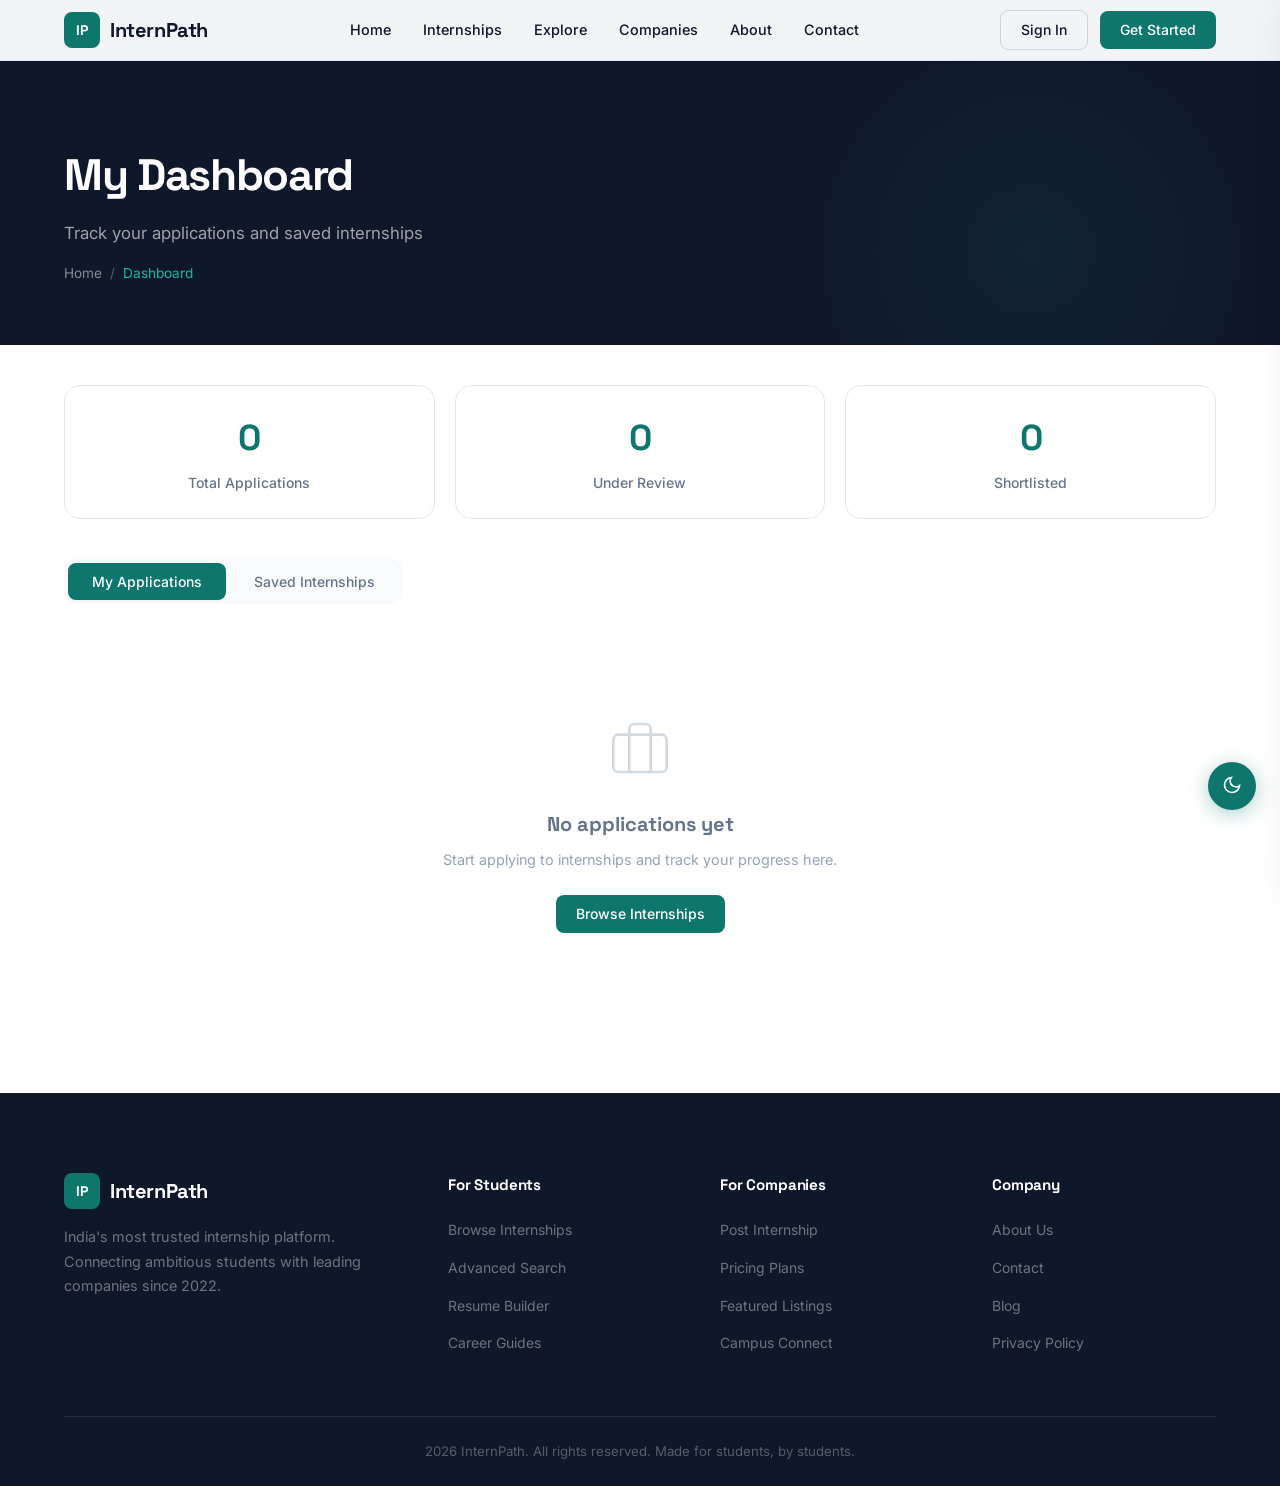
<file: dashboard.html>
<!DOCTYPE html>
<html lang="en">

<head>
    <meta charset="UTF-8">
    <meta name="viewport" content="width=device-width, initial-scale=1.0">
    <title>My Dashboard - InternPath</title>
    <link rel="stylesheet" href="css/main.css">
    <link
        href="https://fonts.googleapis.com/css2?family=Inter:wght@300;400;500;600;700;800;900&family=Space+Grotesk:wght@400;500;600;700&display=swap"
        rel="stylesheet">
</head>

<body>
    <!-- Navigation -->
    <nav class="navbar navbar-solid" id="navbar">
        <div class="nav-container">
            <a href="index.html" class="nav-logo">
                <span class="logo-icon">IP</span>
                <span class="logo-text">InternPath</span>
            </a>
            <ul class="nav-links" id="navLinks">
                <li><a href="index.html" class="nav-link">Home</a></li>
                <li><a href="jobs.html" class="nav-link">Internships</a></li>
                <li><a href="filters.html" class="nav-link">Explore</a></li>
                <li><a href="company.html" class="nav-link">Companies</a></li>
                <li><a href="about.html" class="nav-link">About</a></li>
                <li><a href="contact.html" class="nav-link">Contact</a></li>
            </ul>
            <div class="nav-actions">
                <button class="notification-bell" id="notifBell">
                    <svg width="20" height="20" viewBox="0 0 24 24" fill="none" stroke="currentColor" stroke-width="2">
                        <path d="M18 8A6 6 0 0 0 6 8c0 7-3 9-3 9h18s-3-2-3-9"></path>
                        <path d="M13.73 21a2 2 0 0 1-3.46 0"></path>
                    </svg>
                    <span class="notif-badge" id="notifBadge"></span>
                </button>
                <a href="login.html" class="btn btn-outline-nav" id="navSignIn">Sign In</a>
                <a href="signup.html" class="btn btn-primary-nav" id="navGetStarted">Get Started</a>
            </div>
            <button class="nav-toggle" id="navToggle" aria-label="Toggle navigation">
                <span></span>
                <span></span>
                <span></span>
            </button>
        </div>
    </nav>

    <!-- Page Header -->
    <section class="page-header">
        <div class="container">
            <div class="page-header-content">
                <h1>My Dashboard</h1>
                <p>Track your applications and saved internships</p>
                <div class="breadcrumb">
                    <a href="index.html">Home</a>
                    <span>/</span>
                    <span>Dashboard</span>
                </div>
            </div>
        </div>
    </section>

    <!-- Dashboard Content -->
    <section class="dashboard-section">
        <div class="container">
            <!-- Stats -->
            <div class="dashboard-stats">
                <div class="dash-stat-card">
                    <div class="dash-stat-number" id="dashTotal">0</div>
                    <div class="dash-stat-label">Total Applications</div>
                </div>
                <div class="dash-stat-card">
                    <div class="dash-stat-number" id="dashReview">0</div>
                    <div class="dash-stat-label">Under Review</div>
                </div>
                <div class="dash-stat-card">
                    <div class="dash-stat-number" id="dashShortlisted">0</div>
                    <div class="dash-stat-label">Shortlisted</div>
                </div>
            </div>

            <!-- Tabs -->
            <div class="dashboard-tabs">
                <button class="dash-tab active" data-tab="applications">My Applications</button>
                <button class="dash-tab" data-tab="saved">Saved Internships</button>
            </div>

            <!-- Applications Tab -->
            <div id="dashboardApps">
                <div class="dashboard-grid" id="dashboardGrid">
                    <!-- Rendered by JS -->
                </div>
            </div>

            <!-- Saved Tab -->
            <div id="dashboardSaved" style="display:none;">
                <div class="dashboard-grid" id="dashboardSavedGrid">
                    <!-- Rendered by JS -->
                </div>
            </div>
        </div>
    </section>

    <!-- Footer -->
    <footer class="footer">
        <div class="container">
            <div class="footer-grid">
                <div class="footer-brand">
                    <div class="footer-logo">
                        <span class="logo-icon">IP</span>
                        <span class="logo-text">InternPath</span>
                    </div>
                    <p>India's most trusted internship platform. Connecting ambitious students with leading companies
                        since 2022.</p>
                </div>
                <div class="footer-links">
                    <h4>For Students</h4>
                    <ul>
                        <li><a href="jobs.html">Browse Internships</a></li>
                        <li><a href="filters.html">Advanced Search</a></li>
                        <li><a href="#">Resume Builder</a></li>
                        <li><a href="#">Career Guides</a></li>
                    </ul>
                </div>
                <div class="footer-links">
                    <h4>For Companies</h4>
                    <ul>
                        <li><a href="company.html">Post Internship</a></li>
                        <li><a href="#">Pricing Plans</a></li>
                        <li><a href="#">Featured Listings</a></li>
                        <li><a href="#">Campus Connect</a></li>
                    </ul>
                </div>
                <div class="footer-links">
                    <h4>Company</h4>
                    <ul>
                        <li><a href="about.html">About Us</a></li>
                        <li><a href="contact.html">Contact</a></li>
                        <li><a href="#">Blog</a></li>
                        <li><a href="#">Privacy Policy</a></li>
                    </ul>
                </div>
            </div>
            <div class="footer-bottom">
                <p>2026 InternPath. All rights reserved. Made for students, by students.</p>
            </div>
        </div>
    </footer>

    <!-- Notification Panel -->
    <div class="notif-panel-backdrop" id="notifBackdrop"></div>
    <div class="notification-panel" id="notifPanel">
        <div class="notif-panel-header">
            <h3>Notifications</h3>
            <button class="notif-panel-close" id="notifPanelClose">&times;</button>
        </div>
        <div class="notif-list" id="notifList"></div>
    </div>

    <!-- Dark Mode Toggle -->
    <button class="theme-toggle" id="themeToggle" aria-label="Toggle dark mode">
        <span class="icon-moon"><svg width="20" height="20" viewBox="0 0 24 24" fill="none" stroke="currentColor"
                stroke-width="2">
                <path d="M21 12.79A9 9 0 1 1 11.21 3 7 7 0 0 0 21 12.79z"></path>
            </svg></span>
        <span class="icon-sun"><svg width="20" height="20" viewBox="0 0 24 24" fill="none" stroke="currentColor"
                stroke-width="2">
                <circle cx="12" cy="12" r="5"></circle>
                <line x1="12" y1="1" x2="12" y2="3"></line>
                <line x1="12" y1="21" x2="12" y2="23"></line>
                <line x1="4.22" y1="4.22" x2="5.64" y2="5.64"></line>
                <line x1="18.36" y1="18.36" x2="19.78" y2="19.78"></line>
                <line x1="1" y1="12" x2="3" y2="12"></line>
                <line x1="21" y1="12" x2="23" y2="12"></line>
                <line x1="4.22" y1="19.78" x2="5.64" y2="18.36"></line>
                <line x1="18.36" y1="5.64" x2="19.78" y2="4.22"></line>
            </svg></span>
    </button>

    <!-- Back to Top -->
    <button class="back-to-top" id="backToTop" aria-label="Back to top">
        <svg width="20" height="20" viewBox="0 0 24 24" fill="none" stroke="currentColor" stroke-width="2">
            <polyline points="18 15 12 9 6 15"></polyline>
        </svg>
    </button>

    <!-- Page Transition Overlay -->
    <div class="page-transition-overlay" id="pageTransitionOverlay"></div>

    <script src="Java-script/script.js"></script>
</body>

</html>
</file>
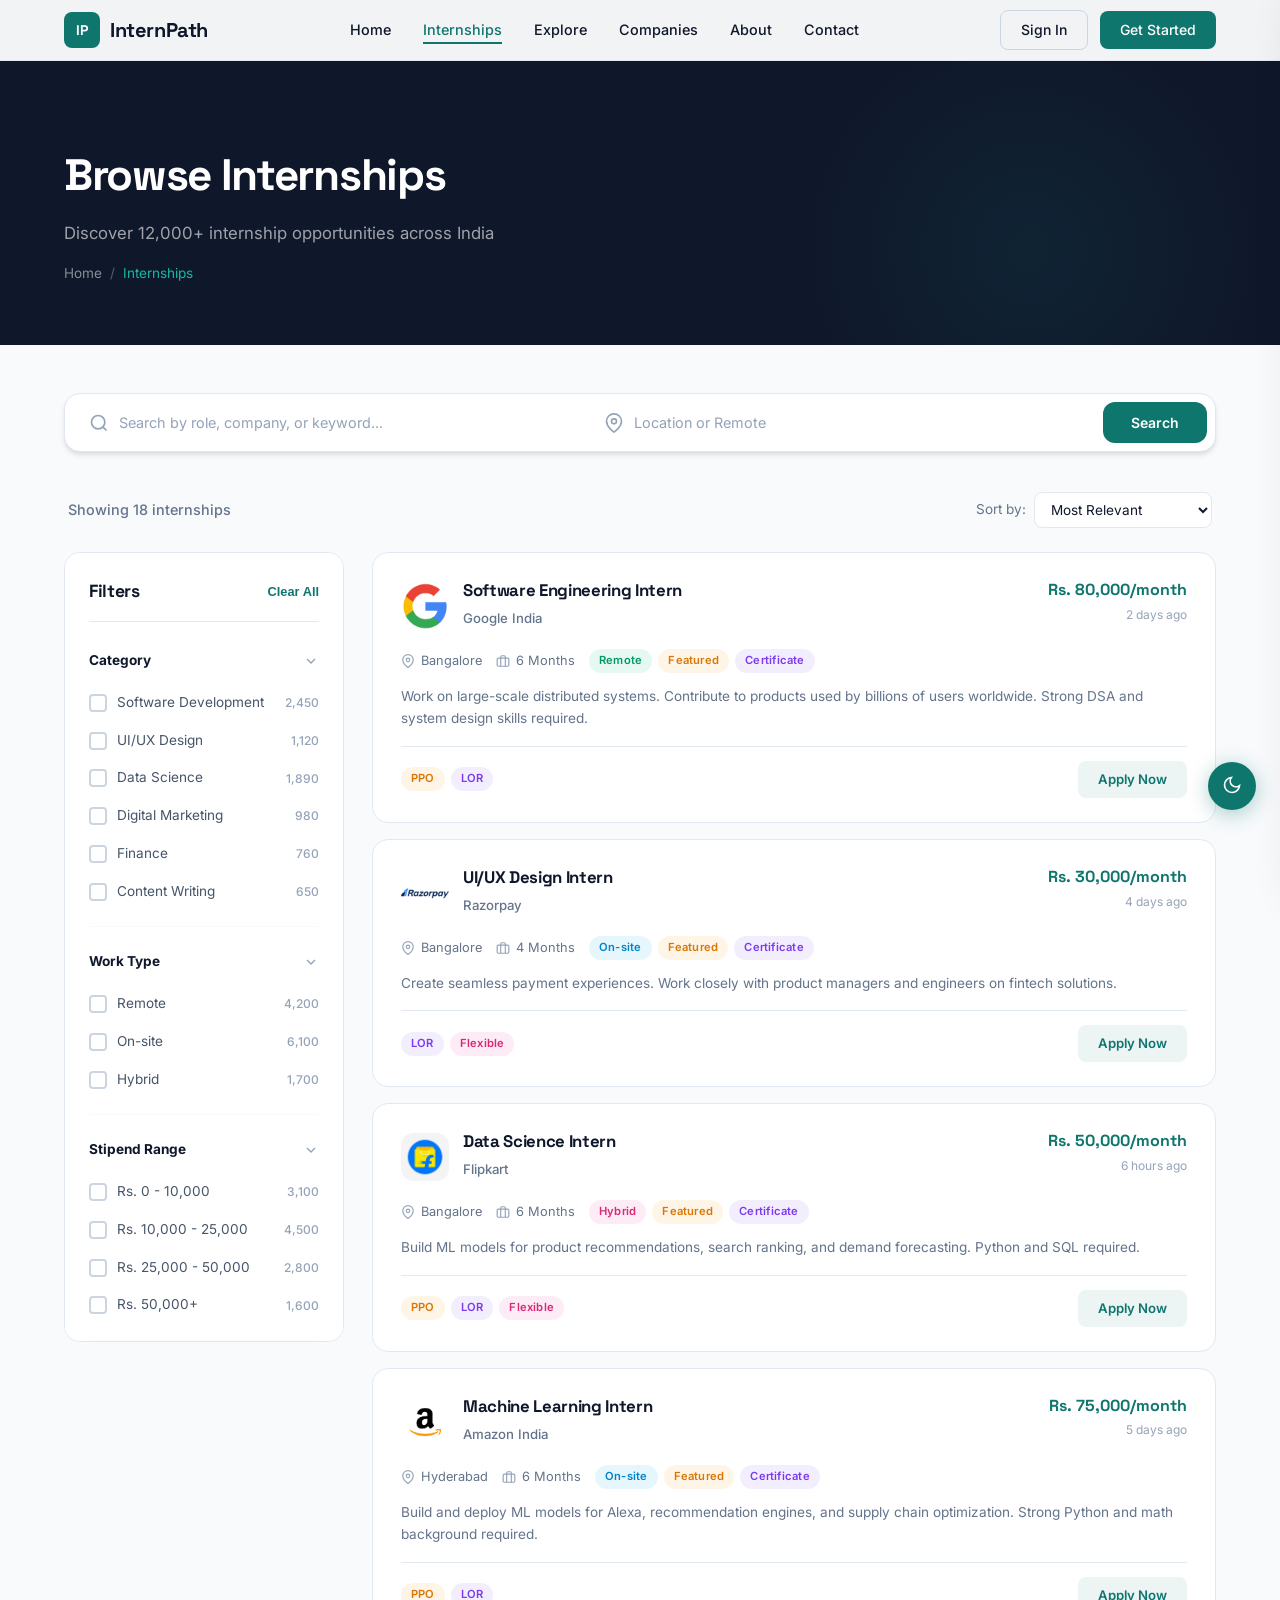
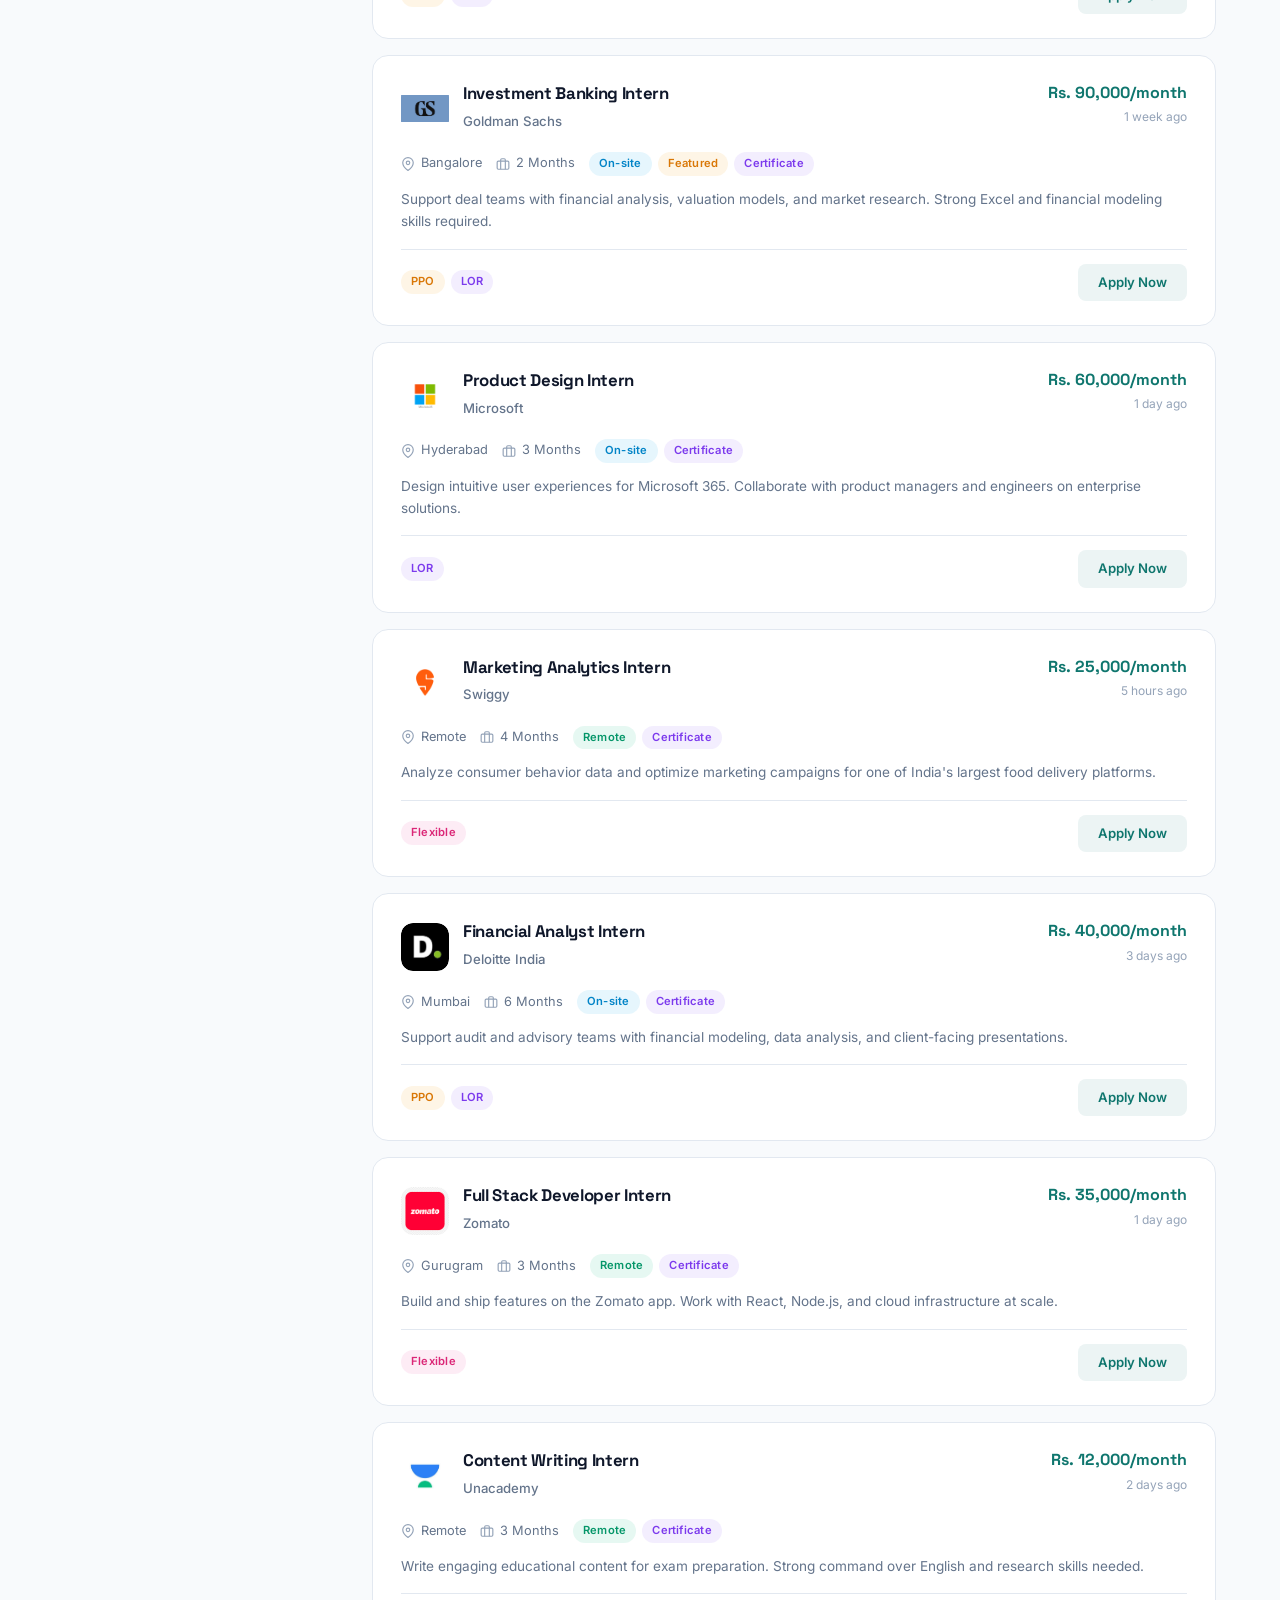
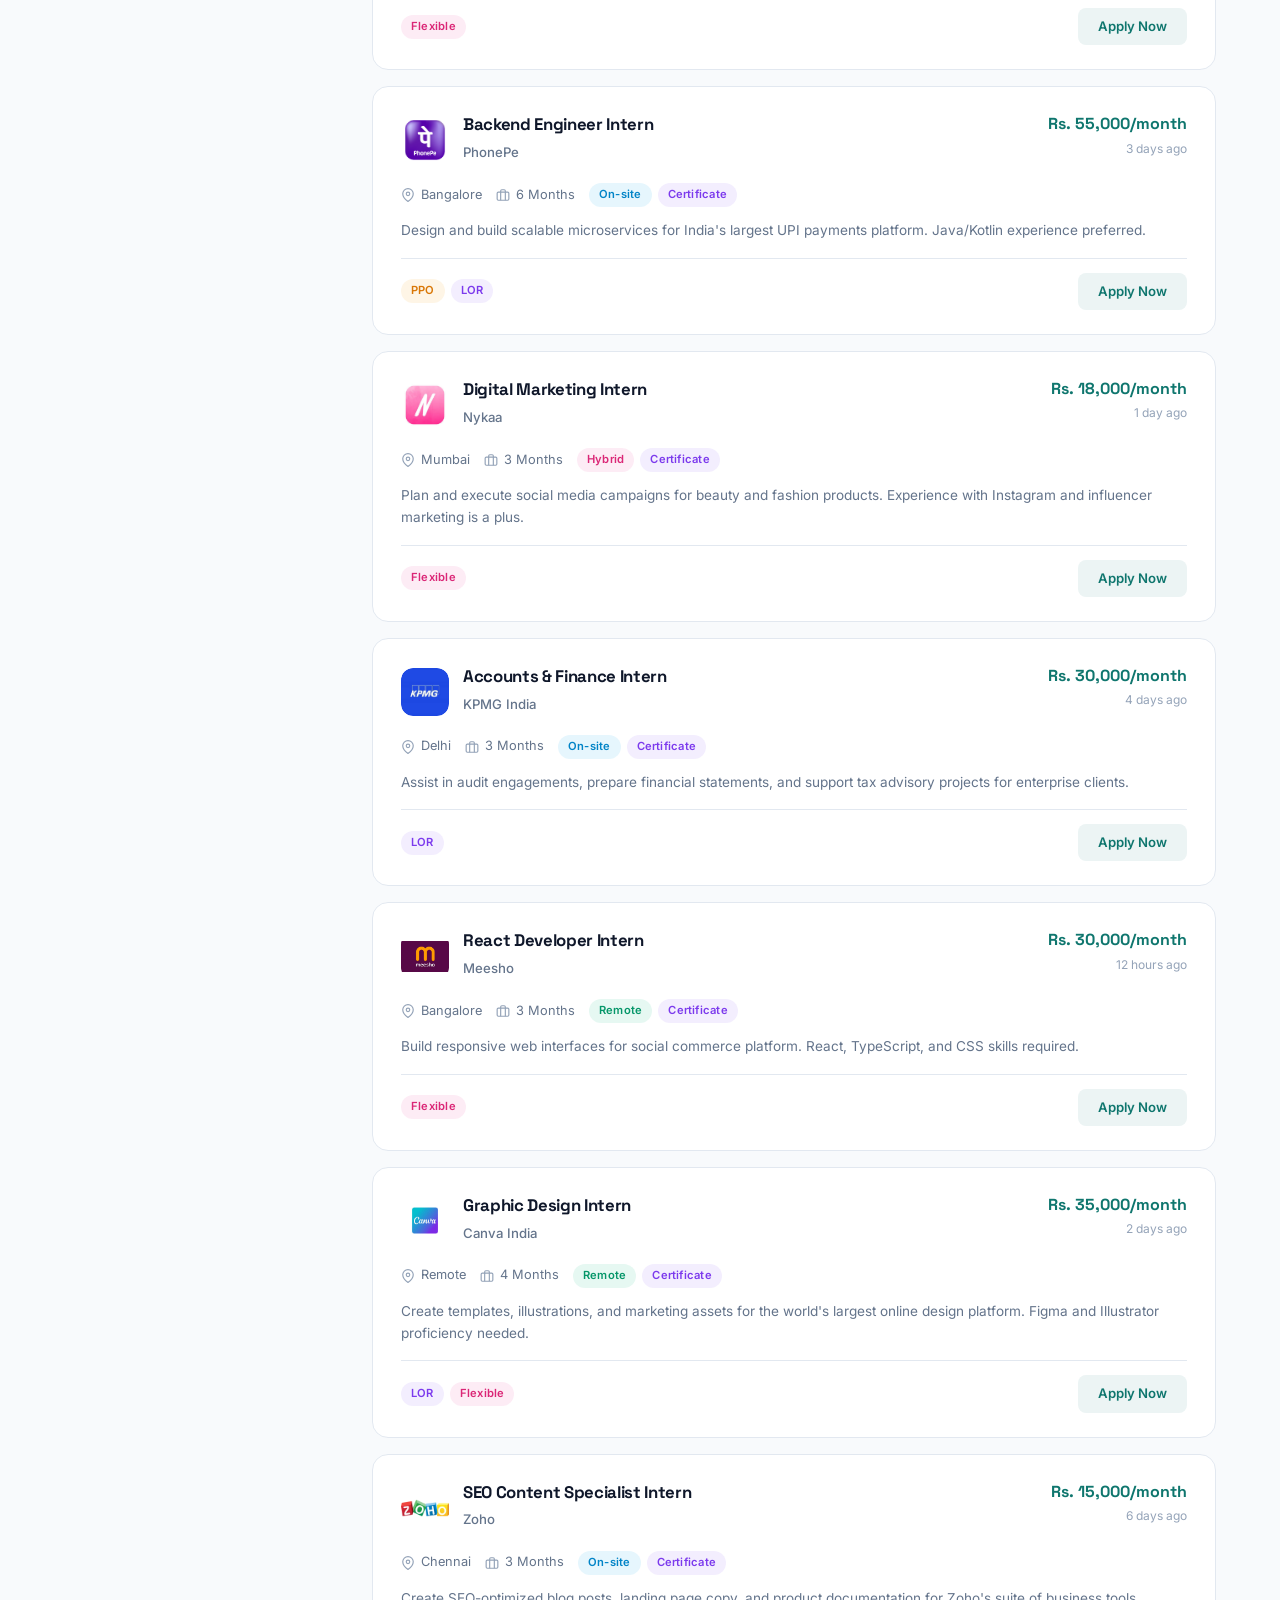
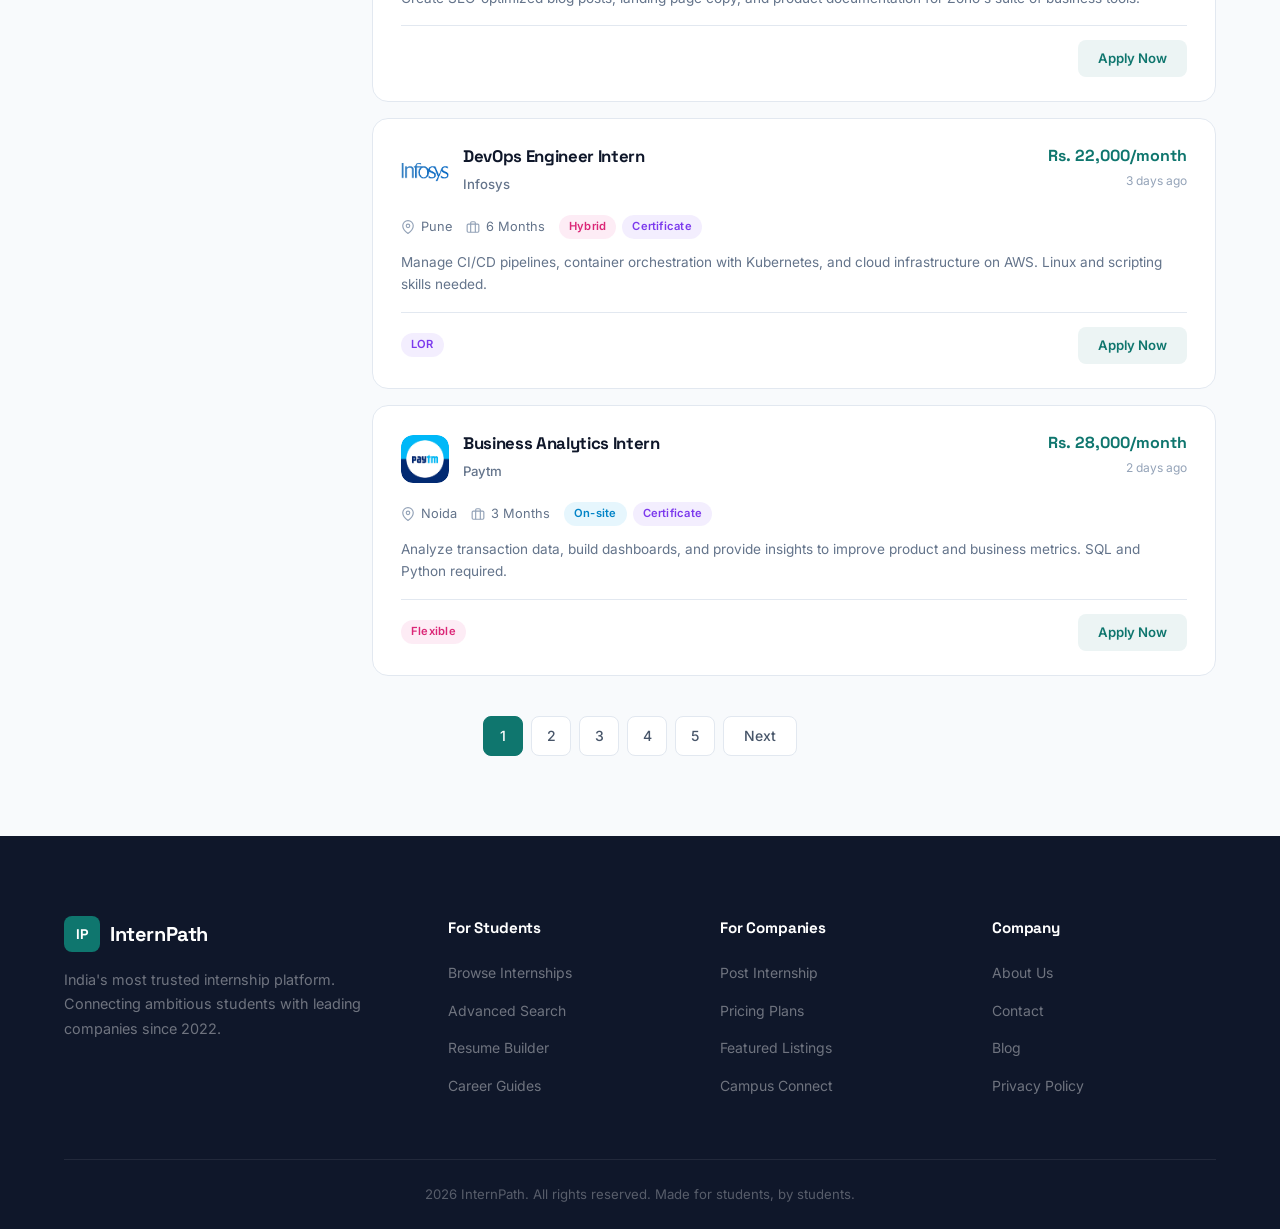
<file: jobs.html>
<!DOCTYPE html>
<html lang="en">

<head>
    <meta charset="UTF-8">
    <meta name="viewport" content="width=device-width, initial-scale=1.0">
    <title>Browse Internships - InternPath</title>
    <link rel="stylesheet" href="css/main.css">
    <link
        href="https://fonts.googleapis.com/css2?family=Inter:wght@300;400;500;600;700;800;900&family=Space+Grotesk:wght@400;500;600;700&display=swap"
        rel="stylesheet">
</head>

<body>
    <!-- Navigation -->
    <nav class="navbar navbar-solid" id="navbar">
        <div class="nav-container">
            <a href="index.html" class="nav-logo">
                <span class="logo-icon">IP</span>
                <span class="logo-text">InternPath</span>
            </a>
            <ul class="nav-links" id="navLinks">
                <li><a href="index.html" class="nav-link">Home</a></li>
                <li><a href="jobs.html" class="nav-link active">Internships</a></li>
                <li><a href="filters.html" class="nav-link">Explore</a></li>
                <li><a href="company.html" class="nav-link">Companies</a></li>
                <li><a href="about.html" class="nav-link">About</a></li>
                <li><a href="contact.html" class="nav-link">Contact</a></li>
            </ul>
            <div class="nav-actions">
                <button class="notification-bell" id="notifBell">
                    <svg width="20" height="20" viewBox="0 0 24 24" fill="none" stroke="currentColor" stroke-width="2">
                        <path d="M18 8A6 6 0 0 0 6 8c0 7-3 9-3 9h18s-3-2-3-9"></path>
                        <path d="M13.73 21a2 2 0 0 1-3.46 0"></path>
                    </svg>
                    <span class="notif-badge" id="notifBadge"></span>
                </button>
                <a href="login.html" class="btn btn-outline-nav" id="navSignIn">Sign In</a>
                <a href="signup.html" class="btn btn-primary-nav" id="navGetStarted">Get Started</a>
            </div>
            <button class="nav-toggle" id="navToggle" aria-label="Toggle navigation">
                <span></span>
                <span></span>
                <span></span>
            </button>
        </div>
    </nav>

    <!-- Page Header -->
    <section class="page-header">
        <div class="container">
            <div class="page-header-content">
                <h1>Browse Internships</h1>
                <p>Discover 12,000+ internship opportunities across India</p>
                <div class="breadcrumb">
                    <a href="index.html">Home</a>
                    <span>/</span>
                    <span>Internships</span>
                </div>
            </div>
        </div>
    </section>

    <!-- Jobs Main Content -->
    <section class="jobs-main">
        <div class="container">
            <!-- Search Bar -->
            <div class="jobs-search-bar">
                <div class="search-input-group">
                    <svg width="20" height="20" viewBox="0 0 24 24" fill="none" stroke="currentColor" stroke-width="2">
                        <circle cx="11" cy="11" r="8"></circle>
                        <path d="m21 21-4.35-4.35"></path>
                    </svg>
                    <input type="text" placeholder="Search by role, company, or keyword..." id="jobSearchInput">
                </div>
                <div class="search-input-group">
                    <svg width="20" height="20" viewBox="0 0 24 24" fill="none" stroke="currentColor" stroke-width="2">
                        <path d="M21 10c0 7-9 13-9 13s-9-6-9-13a9 9 0 0 1 18 0z"></path>
                        <circle cx="12" cy="10" r="3"></circle>
                    </svg>
                    <input type="text" placeholder="Location or Remote" id="locationSearchInput">
                </div>
                <button class="btn btn-search" id="searchBtn">Search</button>
            </div>

            <!-- Active Filters -->
            <div class="active-filters" id="activeFilters"></div>

            <!-- Results Info -->
            <div class="results-info">
                <span id="resultsCount">Showing 18 internships</span>
                <div class="sort-options">
                    <label>Sort by:</label>
                    <select id="sortSelect">
                        <option value="relevance">Most Relevant</option>
                        <option value="newest">Newest First</option>
                        <option value="stipend-high">Stipend: High to Low</option>
                        <option value="stipend-low">Stipend: Low to High</option>
                        <option value="duration-short">Duration: Shortest</option>
                        <option value="duration-long">Duration: Longest</option>
                    </select>
                </div>
            </div>

            <div class="jobs-layout">
                <!-- Sidebar Filters -->
                <aside class="jobs-sidebar" id="jobsSidebar">
                    <div class="sidebar-header">
                        <h3>Filters</h3>
                        <button class="clear-filters" id="clearFilters">Clear All</button>
                    </div>

                    <!-- Category Filter -->
                    <div class="filter-group">
                        <h4 class="filter-title" data-toggle="categoryFilter">
                            Category
                            <svg width="16" height="16" viewBox="0 0 24 24" fill="none" stroke="currentColor"
                                stroke-width="2">
                                <polyline points="6 9 12 15 18 9"></polyline>
                            </svg>
                        </h4>
                        <div class="filter-options" id="categoryFilter">
                            <label class="filter-checkbox">
                                <input type="checkbox" value="tech" data-filter="category">
                                <span class="checkmark"></span>
                                Software Development
                                <span class="filter-count">2,450</span>
                            </label>
                            <label class="filter-checkbox">
                                <input type="checkbox" value="design" data-filter="category">
                                <span class="checkmark"></span>
                                UI/UX Design
                                <span class="filter-count">1,120</span>
                            </label>
                            <label class="filter-checkbox">
                                <input type="checkbox" value="data" data-filter="category">
                                <span class="checkmark"></span>
                                Data Science
                                <span class="filter-count">1,890</span>
                            </label>
                            <label class="filter-checkbox">
                                <input type="checkbox" value="marketing" data-filter="category">
                                <span class="checkmark"></span>
                                Digital Marketing
                                <span class="filter-count">980</span>
                            </label>
                            <label class="filter-checkbox">
                                <input type="checkbox" value="finance" data-filter="category">
                                <span class="checkmark"></span>
                                Finance
                                <span class="filter-count">760</span>
                            </label>
                            <label class="filter-checkbox">
                                <input type="checkbox" value="content" data-filter="category">
                                <span class="checkmark"></span>
                                Content Writing
                                <span class="filter-count">650</span>
                            </label>
                        </div>
                    </div>

                    <!-- Work Type Filter -->
                    <div class="filter-group">
                        <h4 class="filter-title" data-toggle="workTypeFilter">
                            Work Type
                            <svg width="16" height="16" viewBox="0 0 24 24" fill="none" stroke="currentColor"
                                stroke-width="2">
                                <polyline points="6 9 12 15 18 9"></polyline>
                            </svg>
                        </h4>
                        <div class="filter-options" id="workTypeFilter">
                            <label class="filter-checkbox">
                                <input type="checkbox" value="remote" data-filter="worktype">
                                <span class="checkmark"></span>
                                Remote
                                <span class="filter-count">4,200</span>
                            </label>
                            <label class="filter-checkbox">
                                <input type="checkbox" value="onsite" data-filter="worktype">
                                <span class="checkmark"></span>
                                On-site
                                <span class="filter-count">6,100</span>
                            </label>
                            <label class="filter-checkbox">
                                <input type="checkbox" value="hybrid" data-filter="worktype">
                                <span class="checkmark"></span>
                                Hybrid
                                <span class="filter-count">1,700</span>
                            </label>
                        </div>
                    </div>

                    <!-- Stipend Filter -->
                    <div class="filter-group">
                        <h4 class="filter-title" data-toggle="stipendFilter">
                            Stipend Range
                            <svg width="16" height="16" viewBox="0 0 24 24" fill="none" stroke="currentColor"
                                stroke-width="2">
                                <polyline points="6 9 12 15 18 9"></polyline>
                            </svg>
                        </h4>
                        <div class="filter-options" id="stipendFilter">
                            <label class="filter-checkbox">
                                <input type="checkbox" value="0-10000" data-filter="stipend">
                                <span class="checkmark"></span>
                                Rs. 0 - 10,000
                                <span class="filter-count">3,100</span>
                            </label>
                            <label class="filter-checkbox">
                                <input type="checkbox" value="10000-25000" data-filter="stipend">
                                <span class="checkmark"></span>
                                Rs. 10,000 - 25,000
                                <span class="filter-count">4,500</span>
                            </label>
                            <label class="filter-checkbox">
                                <input type="checkbox" value="25000-50000" data-filter="stipend">
                                <span class="checkmark"></span>
                                Rs. 25,000 - 50,000
                                <span class="filter-count">2,800</span>
                            </label>
                            <label class="filter-checkbox">
                                <input type="checkbox" value="50000+" data-filter="stipend">
                                <span class="checkmark"></span>
                                Rs. 50,000+
                                <span class="filter-count">1,600</span>
                            </label>
                        </div>
                    </div>

                    <!-- Duration Filter -->
                    <div class="filter-group">
                        <h4 class="filter-title" data-toggle="durationFilter">
                            Duration
                            <svg width="16" height="16" viewBox="0 0 24 24" fill="none" stroke="currentColor"
                                stroke-width="2">
                                <polyline points="6 9 12 15 18 9"></polyline>
                            </svg>
                        </h4>
                        <div class="filter-options" id="durationFilter">
                            <label class="filter-checkbox">
                                <input type="checkbox" value="1" data-filter="duration">
                                <span class="checkmark"></span>
                                1 Month
                                <span class="filter-count">800</span>
                            </label>
                            <label class="filter-checkbox">
                                <input type="checkbox" value="2" data-filter="duration">
                                <span class="checkmark"></span>
                                2 Months
                                <span class="filter-count">2,300</span>
                            </label>
                            <label class="filter-checkbox">
                                <input type="checkbox" value="3" data-filter="duration">
                                <span class="checkmark"></span>
                                3 Months
                                <span class="filter-count">4,100</span>
                            </label>
                            <label class="filter-checkbox">
                                <input type="checkbox" value="6" data-filter="duration">
                                <span class="checkmark"></span>
                                6 Months
                                <span class="filter-count">3,500</span>
                            </label>
                            <label class="filter-checkbox">
                                <input type="checkbox" value="12" data-filter="duration">
                                <span class="checkmark"></span>
                                12 Months
                                <span class="filter-count">1,300</span>
                            </label>
                        </div>
                    </div>

                    <!-- Certificate Filter -->
                    <div class="filter-group">
                        <h4 class="filter-title" data-toggle="certFilter">
                            Perks
                            <svg width="16" height="16" viewBox="0 0 24 24" fill="none" stroke="currentColor"
                                stroke-width="2">
                                <polyline points="6 9 12 15 18 9"></polyline>
                            </svg>
                        </h4>
                        <div class="filter-options" id="certFilter">
                            <label class="filter-checkbox">
                                <input type="checkbox" value="certificate" data-filter="perks">
                                <span class="checkmark"></span>
                                Certificate Provided
                                <span class="filter-count">8,200</span>
                            </label>
                            <label class="filter-checkbox">
                                <input type="checkbox" value="lor" data-filter="perks">
                                <span class="checkmark"></span>
                                Letter of Recommendation
                                <span class="filter-count">5,400</span>
                            </label>
                            <label class="filter-checkbox">
                                <input type="checkbox" value="flexible" data-filter="perks">
                                <span class="checkmark"></span>
                                Flexible Hours
                                <span class="filter-count">3,800</span>
                            </label>
                            <label class="filter-checkbox">
                                <input type="checkbox" value="ppo" data-filter="perks">
                                <span class="checkmark"></span>
                                Pre-Placement Offer
                                <span class="filter-count">2,100</span>
                            </label>
                        </div>
                    </div>
                </aside>

                <!-- Jobs List -->
                <div class="jobs-list" id="jobsList">
                    <!-- Job cards will be rendered by JavaScript -->
                </div>
            </div>

            <!-- Pagination -->
            <div class="pagination" id="pagination">
                <button class="page-btn active">1</button>
                <button class="page-btn">2</button>
                <button class="page-btn">3</button>
                <button class="page-btn">4</button>
                <button class="page-btn">5</button>
                <button class="page-btn page-next">Next</button>
            </div>
        </div>
    </section>

    <!-- Mobile Filter Toggle -->
    <button class="mobile-filter-toggle" id="mobileFilterToggle">
        <svg width="20" height="20" viewBox="0 0 24 24" fill="none" stroke="currentColor" stroke-width="2">
            <line x1="4" y1="21" x2="4" y2="14"></line>
            <line x1="4" y1="10" x2="4" y2="3"></line>
            <line x1="12" y1="21" x2="12" y2="12"></line>
            <line x1="12" y1="8" x2="12" y2="3"></line>
            <line x1="20" y1="21" x2="20" y2="16"></line>
            <line x1="20" y1="12" x2="20" y2="3"></line>
            <line x1="1" y1="14" x2="7" y2="14"></line>
            <line x1="9" y1="8" x2="15" y2="8"></line>
            <line x1="17" y1="16" x2="23" y2="16"></line>
        </svg>
        Filters
    </button>

    <!-- Footer -->
    <footer class="footer">
        <div class="container">
            <div class="footer-grid">
                <div class="footer-brand">
                    <div class="footer-logo">
                        <span class="logo-icon">IP</span>
                        <span class="logo-text">InternPath</span>
                    </div>
                    <p>India's most trusted internship platform. Connecting ambitious students with leading companies
                        since 2022.</p>
                </div>
                <div class="footer-links">
                    <h4>For Students</h4>
                    <ul>
                        <li><a href="jobs.html">Browse Internships</a></li>
                        <li><a href="filters.html">Advanced Search</a></li>
                        <li><a href="#">Resume Builder</a></li>
                        <li><a href="#">Career Guides</a></li>
                    </ul>
                </div>
                <div class="footer-links">
                    <h4>For Companies</h4>
                    <ul>
                        <li><a href="company.html">Post Internship</a></li>
                        <li><a href="#">Pricing Plans</a></li>
                        <li><a href="#">Featured Listings</a></li>
                        <li><a href="#">Campus Connect</a></li>
                    </ul>
                </div>
                <div class="footer-links">
                    <h4>Company</h4>
                    <ul>
                        <li><a href="about.html">About Us</a></li>
                        <li><a href="contact.html">Contact</a></li>
                        <li><a href="#">Blog</a></li>
                        <li><a href="#">Privacy Policy</a></li>
                    </ul>
                </div>
            </div>
            <div class="footer-bottom">
                <p>2026 InternPath. All rights reserved. Made for students, by students.</p>
            </div>
        </div>
    </footer>

    <!-- Application Modal -->
    <div class="modal-overlay" id="applicationModal">
        <div class="modal-box">
            <button class="modal-close" id="modalClose">&times;</button>
            <div class="modal-step" id="stepLogin">
                <div class="modal-icon">
                    <svg width="48" height="48" viewBox="0 0 24 24" fill="none" stroke="currentColor"
                        stroke-width="1.5">
                        <rect x="3" y="11" width="18" height="11" rx="2" ry="2"></rect>
                        <path d="M7 11V7a5 5 0 0 1 10 0v4"></path>
                    </svg>
                </div>
                <h3>Login Required</h3>
                <p>You need to sign in to apply for this internship. Create a free account or login to continue.</p>
                <div class="modal-actions">
                    <a href="login.html" class="btn btn-modal-primary">Sign In</a>
                    <a href="signup.html" class="btn btn-modal-outline">Create Account</a>
                </div>
            </div>
            <div class="modal-step" id="stepApply" style="display:none;">
                <h3>Apply for <span id="applyJobTitle"></span></h3>
                <p class="modal-subtitle">Fill in your details and upload your resume to submit your application.</p>
                <form id="applicationForm" class="application-form">
                    <div class="form-row">
                        <div class="form-group">
                            <label>Full Name</label>
                            <input type="text" id="appFullName" placeholder="Enter your full name" required>
                        </div>
                        <div class="form-group">
                            <label>Email</label>
                            <input type="email" id="appEmail" placeholder="you@university.edu" required>
                        </div>
                    </div>
                    <div class="form-row">
                        <div class="form-group">
                            <label>Phone Number</label>
                            <input type="tel" id="appPhone" placeholder="+91 98765 43210" required>
                        </div>
                        <div class="form-group">
                            <label>University / College</label>
                            <input type="text" id="appCollege" placeholder="e.g. IIT Delhi" required>
                        </div>
                    </div>
                    <div class="form-row">
                        <div class="form-group">
                            <label>Degree & Year</label>
                            <input type="text" id="appDegree" placeholder="e.g. B.Tech CSE, 2nd Year" required>
                        </div>
                        <div class="form-group">
                            <label>LinkedIn Profile (Optional)</label>
                            <input type="url" id="appLinkedin" placeholder="https://linkedin.com/in/yourprofile">
                        </div>
                    </div>
                    <div class="form-group form-group-full">
                        <label>Why should we hire you?</label>
                        <textarea id="appCoverLetter" rows="3" placeholder="Write a brief cover letter..."
                            required></textarea>
                    </div>
                    <div class="form-group form-group-full">
                        <label>Upload Resume (PDF)</label>
                        <div class="file-upload-area" id="fileUploadArea">
                            <svg width="32" height="32" viewBox="0 0 24 24" fill="none" stroke="currentColor"
                                stroke-width="1.5">
                                <path d="M21 15v4a2 2 0 0 1-2 2H5a2 2 0 0 1-2-2v-4"></path>
                                <polyline points="17 8 12 3 7 8"></polyline>
                                <line x1="12" y1="3" x2="12" y2="15"></line>
                            </svg>
                            <p>Drag & drop your resume here or <span>browse files</span></p>
                            <small>PDF only, max 5MB</small>
                            <input type="file" id="appResume" accept=".pdf" required>
                        </div>
                        <div class="file-name" id="fileName"></div>
                    </div>
                    <button type="submit" class="btn btn-modal-primary btn-submit-app">Submit Application</button>
                </form>
            </div>
            <div class="modal-step" id="stepSuccess" style="display:none;">
                <div class="modal-icon success-icon">
                    <svg width="56" height="56" viewBox="0 0 24 24" fill="none" stroke="#10b981" stroke-width="1.5">
                        <path d="M22 11.08V12a10 10 0 1 1-5.93-9.14"></path>
                        <polyline points="22 4 12 14.01 9 11.01"></polyline>
                    </svg>
                </div>
                <h3>Application Submitted!</h3>
                <p>Your application has been sent successfully. The company will review your profile and get back to you
                    within 5-7 business days.</p>
                <div class="application-summary" id="applicationSummary"></div>
                <button class="btn btn-modal-primary"
                    onclick="document.getElementById('applicationModal').classList.remove('active');document.body.style.overflow='';">Done</button>
            </div>
        </div>
    </div>

    <!-- Notification Panel -->
    <div class="notif-panel-backdrop" id="notifBackdrop"></div>
    <div class="notification-panel" id="notifPanel">
        <div class="notif-panel-header">
            <h3>Notifications</h3>
            <button class="notif-panel-close" id="notifPanelClose">&times;</button>
        </div>
        <div class="notif-list" id="notifList"></div>
    </div>

    <!-- Dark Mode Toggle -->
    <button class="theme-toggle" id="themeToggle" aria-label="Toggle dark mode">
        <span class="icon-moon"><svg width="20" height="20" viewBox="0 0 24 24" fill="none" stroke="currentColor"
                stroke-width="2">
                <path d="M21 12.79A9 9 0 1 1 11.21 3 7 7 0 0 0 21 12.79z"></path>
            </svg></span>
        <span class="icon-sun"><svg width="20" height="20" viewBox="0 0 24 24" fill="none" stroke="currentColor"
                stroke-width="2">
                <circle cx="12" cy="12" r="5"></circle>
                <line x1="12" y1="1" x2="12" y2="3"></line>
                <line x1="12" y1="21" x2="12" y2="23"></line>
                <line x1="4.22" y1="4.22" x2="5.64" y2="5.64"></line>
                <line x1="18.36" y1="18.36" x2="19.78" y2="19.78"></line>
                <line x1="1" y1="12" x2="3" y2="12"></line>
                <line x1="21" y1="12" x2="23" y2="12"></line>
                <line x1="4.22" y1="19.78" x2="5.64" y2="18.36"></line>
                <line x1="18.36" y1="5.64" x2="19.78" y2="4.22"></line>
            </svg></span>
    </button>

    <!-- Back to Top -->
    <button class="back-to-top" id="backToTop" aria-label="Back to top">
        <svg width="20" height="20" viewBox="0 0 24 24" fill="none" stroke="currentColor" stroke-width="2">
            <polyline points="18 15 12 9 6 15"></polyline>
        </svg>
    </button>

    <!-- Page Transition Overlay -->
    <div class="page-transition-overlay" id="pageTransitionOverlay"></div>

    <script src="Java-script/script.js"></script>
</body>

</html>
</file>
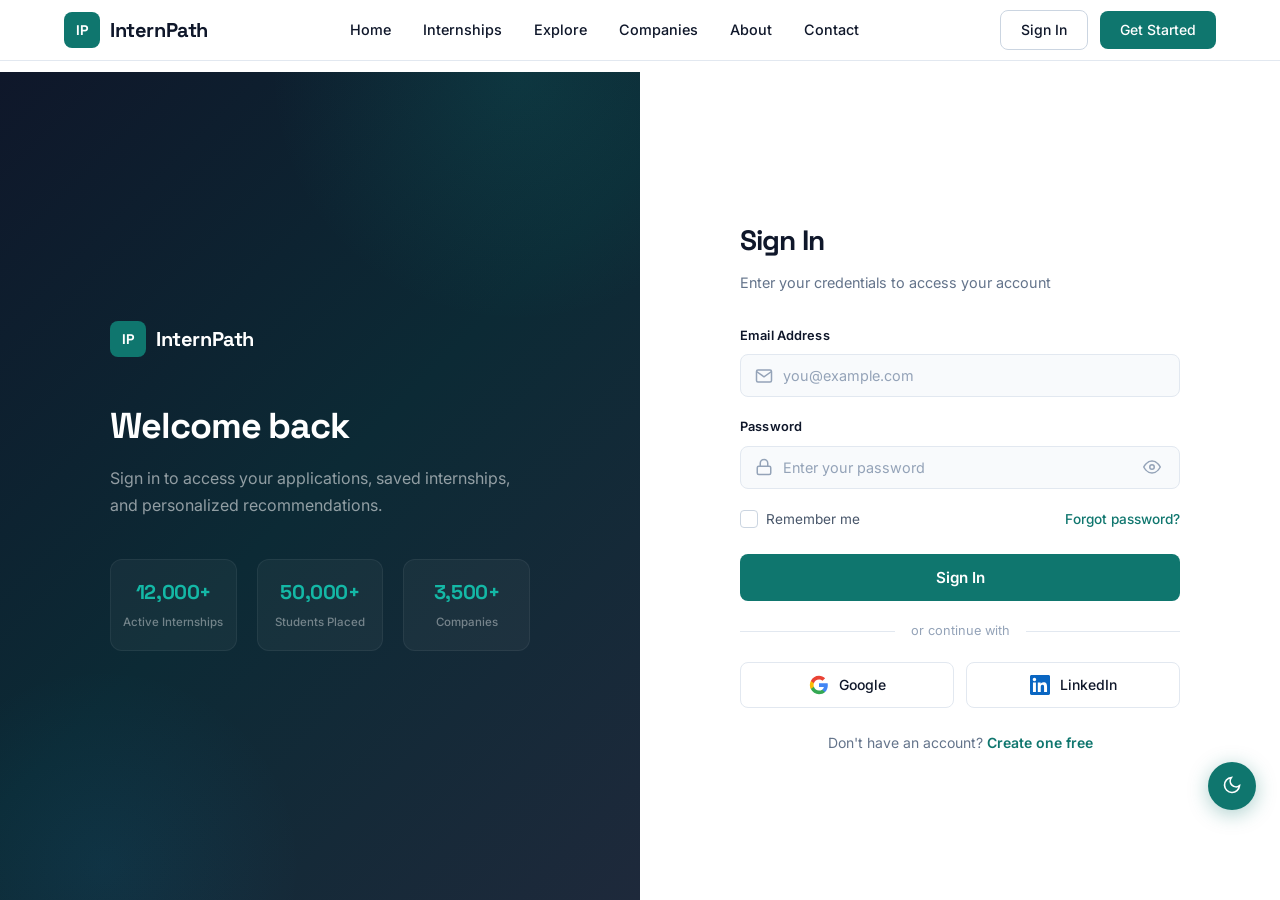
<file: login.html>
<!DOCTYPE html>
<html lang="en">

<head>
    <meta charset="UTF-8">
    <meta name="viewport" content="width=device-width, initial-scale=1.0">
    <title>Sign In - InternPath</title>
    <link rel="stylesheet" href="css/main.css">
    <link
        href="https://fonts.googleapis.com/css2?family=Inter:wght@300;400;500;600;700;800;900&family=Space+Grotesk:wght@400;500;600;700&display=swap"
        rel="stylesheet">
</head>

<body>
    <!-- Navigation -->
    <nav class="navbar navbar-solid" id="navbar">
        <div class="nav-container">
            <a href="index.html" class="nav-logo">
                <span class="logo-icon">IP</span>
                <span class="logo-text">InternPath</span>
            </a>
            <ul class="nav-links" id="navLinks">
                <li><a href="index.html" class="nav-link">Home</a></li>
                <li><a href="jobs.html" class="nav-link">Internships</a></li>
                <li><a href="filters.html" class="nav-link">Explore</a></li>
                <li><a href="company.html" class="nav-link">Companies</a></li>
                <li><a href="about.html" class="nav-link">About</a></li>
                <li><a href="contact.html" class="nav-link">Contact</a></li>
            </ul>
            <div class="nav-actions">
                <a href="login.html" class="btn btn-outline-nav" id="navSignIn">Sign In</a>
                <a href="signup.html" class="btn btn-primary-nav" id="navGetStarted">Get Started</a>
            </div>
            <button class="nav-toggle" id="navToggle" aria-label="Toggle navigation">
                <span></span>
                <span></span>
                <span></span>
            </button>
        </div>
    </nav>

    <!-- Auth Section -->
    <section class="auth-section">
        <div class="auth-container">
            <div class="auth-left">
                <div class="auth-left-content">
                    <a href="index.html" class="auth-logo">
                        <span class="logo-icon">IP</span>
                        <span class="logo-text">InternPath</span>
                    </a>
                    <h2>Welcome back</h2>
                    <p>Sign in to access your applications, saved internships, and personalized recommendations.</p>
                    <div class="auth-stats">
                        <div class="auth-stat">
                            <strong>12,000+</strong>
                            <span>Active Internships</span>
                        </div>
                        <div class="auth-stat">
                            <strong>50,000+</strong>
                            <span>Students Placed</span>
                        </div>
                        <div class="auth-stat">
                            <strong>3,500+</strong>
                            <span>Companies</span>
                        </div>
                    </div>
                </div>
            </div>
            <div class="auth-right">
                <div class="auth-form-wrapper">
                    <h2>Sign In</h2>
                    <p class="auth-subtitle">Enter your credentials to access your account</p>

                    <form id="loginForm" class="auth-form">
                        <div class="auth-field">
                            <label for="loginEmail">Email Address</label>
                            <div class="input-icon-wrapper">
                                <svg width="18" height="18" viewBox="0 0 24 24" fill="none" stroke="currentColor"
                                    stroke-width="2">
                                    <path
                                        d="M4 4h16c1.1 0 2 .9 2 2v12c0 1.1-.9 2-2 2H4c-1.1 0-2-.9-2-2V6c0-1.1.9-2 2-2z">
                                    </path>
                                    <polyline points="22,6 12,13 2,6"></polyline>
                                </svg>
                                <input type="email" id="loginEmail" placeholder="you@example.com" required>
                            </div>
                            <span class="field-error" id="loginEmailError"></span>
                        </div>

                        <div class="auth-field">
                            <label for="loginPassword">Password</label>
                            <div class="input-icon-wrapper">
                                <svg width="18" height="18" viewBox="0 0 24 24" fill="none" stroke="currentColor"
                                    stroke-width="2">
                                    <rect x="3" y="11" width="18" height="11" rx="2" ry="2"></rect>
                                    <path d="M7 11V7a5 5 0 0 1 10 0v4"></path>
                                </svg>
                                <input type="password" id="loginPassword" placeholder="Enter your password" required>
                                <button type="button" class="toggle-password" data-target="loginPassword">
                                    <svg width="18" height="18" viewBox="0 0 24 24" fill="none" stroke="currentColor"
                                        stroke-width="2">
                                        <path d="M1 12s4-8 11-8 11 8 11 8-4 8-11 8-11-8-11-8z"></path>
                                        <circle cx="12" cy="12" r="3"></circle>
                                    </svg>
                                </button>
                            </div>
                            <span class="field-error" id="loginPasswordError"></span>
                        </div>

                        <div class="auth-options">
                            <label class="remember-me">
                                <input type="checkbox" id="rememberMe">
                                <span class="custom-check"></span>
                                Remember me
                            </label>
                            <a href="#" class="forgot-link">Forgot password?</a>
                        </div>

                        <button type="submit" class="btn btn-auth-submit">Sign In</button>

                        <div class="auth-divider">
                            <span>or continue with</span>
                        </div>

                        <div class="social-auth">
                            <button type="button" class="btn btn-social" id="googleLogin">
                                <svg width="20" height="20" viewBox="0 0 24 24">
                                    <path
                                        d="M22.56 12.25c0-.78-.07-1.53-.2-2.25H12v4.26h5.92a5.06 5.06 0 0 1-2.2 3.32v2.77h3.57c2.08-1.92 3.28-4.74 3.28-8.1z"
                                        fill="#4285F4" />
                                    <path
                                        d="M12 23c2.97 0 5.46-.98 7.28-2.66l-3.57-2.77c-.98.66-2.23 1.06-3.71 1.06-2.86 0-5.29-1.93-6.16-4.53H2.18v2.84C3.99 20.53 7.7 23 12 23z"
                                        fill="#34A853" />
                                    <path
                                        d="M5.84 14.09c-.22-.66-.35-1.36-.35-2.09s.13-1.43.35-2.09V7.07H2.18C1.43 8.55 1 10.22 1 12s.43 3.45 1.18 4.93l2.85-2.22.81-.62z"
                                        fill="#FBBC05" />
                                    <path
                                        d="M12 5.38c1.62 0 3.06.56 4.21 1.64l3.15-3.15C17.45 2.09 14.97 1 12 1 7.7 1 3.99 3.47 2.18 7.07l3.66 2.84c.87-2.6 3.3-4.53 6.16-4.53z"
                                        fill="#EA4335" />
                                </svg>
                                Google
                            </button>
                            <button type="button" class="btn btn-social" id="linkedinLogin">
                                <svg width="20" height="20" viewBox="0 0 24 24" fill="#0A66C2">
                                    <path
                                        d="M20.447 20.452h-3.554v-5.569c0-1.328-.027-3.037-1.852-3.037-1.853 0-2.136 1.445-2.136 2.939v5.667H9.351V9h3.414v1.561h.046c.477-.9 1.637-1.85 3.37-1.85 3.601 0 4.267 2.37 4.267 5.455v6.286zM5.337 7.433c-1.144 0-2.063-.926-2.063-2.065 0-1.138.92-2.063 2.063-2.063 1.14 0 2.064.925 2.064 2.063 0 1.139-.925 2.065-2.064 2.065zm1.782 13.019H3.555V9h3.564v11.452zM22.225 0H1.771C.792 0 0 .774 0 1.729v20.542C0 23.227.792 24 1.771 24h20.451C23.2 24 24 23.227 24 22.271V1.729C24 .774 23.2 0 22.222 0h.003z" />
                                </svg>
                                LinkedIn
                            </button>
                        </div>
                    </form>

                    <p class="auth-switch">Don't have an account? <a href="signup.html">Create one free</a></p>
                </div>
            </div>
        </div>
    </section>

    <button class="theme-toggle" id="themeToggle" aria-label="Toggle dark mode">
        <span class="icon-moon"><svg width="20" height="20" viewBox="0 0 24 24" fill="none" stroke="currentColor"
                stroke-width="2">
                <path d="M21 12.79A9 9 0 1 1 11.21 3 7 7 0 0 0 21 12.79z"></path>
            </svg></span>
        <span class="icon-sun"><svg width="20" height="20" viewBox="0 0 24 24" fill="none" stroke="currentColor"
                stroke-width="2">
                <circle cx="12" cy="12" r="5"></circle>
                <line x1="12" y1="1" x2="12" y2="3"></line>
                <line x1="12" y1="21" x2="12" y2="23"></line>
                <line x1="4.22" y1="4.22" x2="5.64" y2="5.64"></line>
                <line x1="18.36" y1="18.36" x2="19.78" y2="19.78"></line>
                <line x1="1" y1="12" x2="3" y2="12"></line>
                <line x1="21" y1="12" x2="23" y2="12"></line>
                <line x1="4.22" y1="19.78" x2="5.64" y2="18.36"></line>
                <line x1="18.36" y1="5.64" x2="19.78" y2="4.22"></line>
            </svg></span>
    </button>
    <div class="page-transition-overlay" id="pageTransitionOverlay"></div>

    <script src="Java-script/script.js"></script>
</body>

</html>
</file>
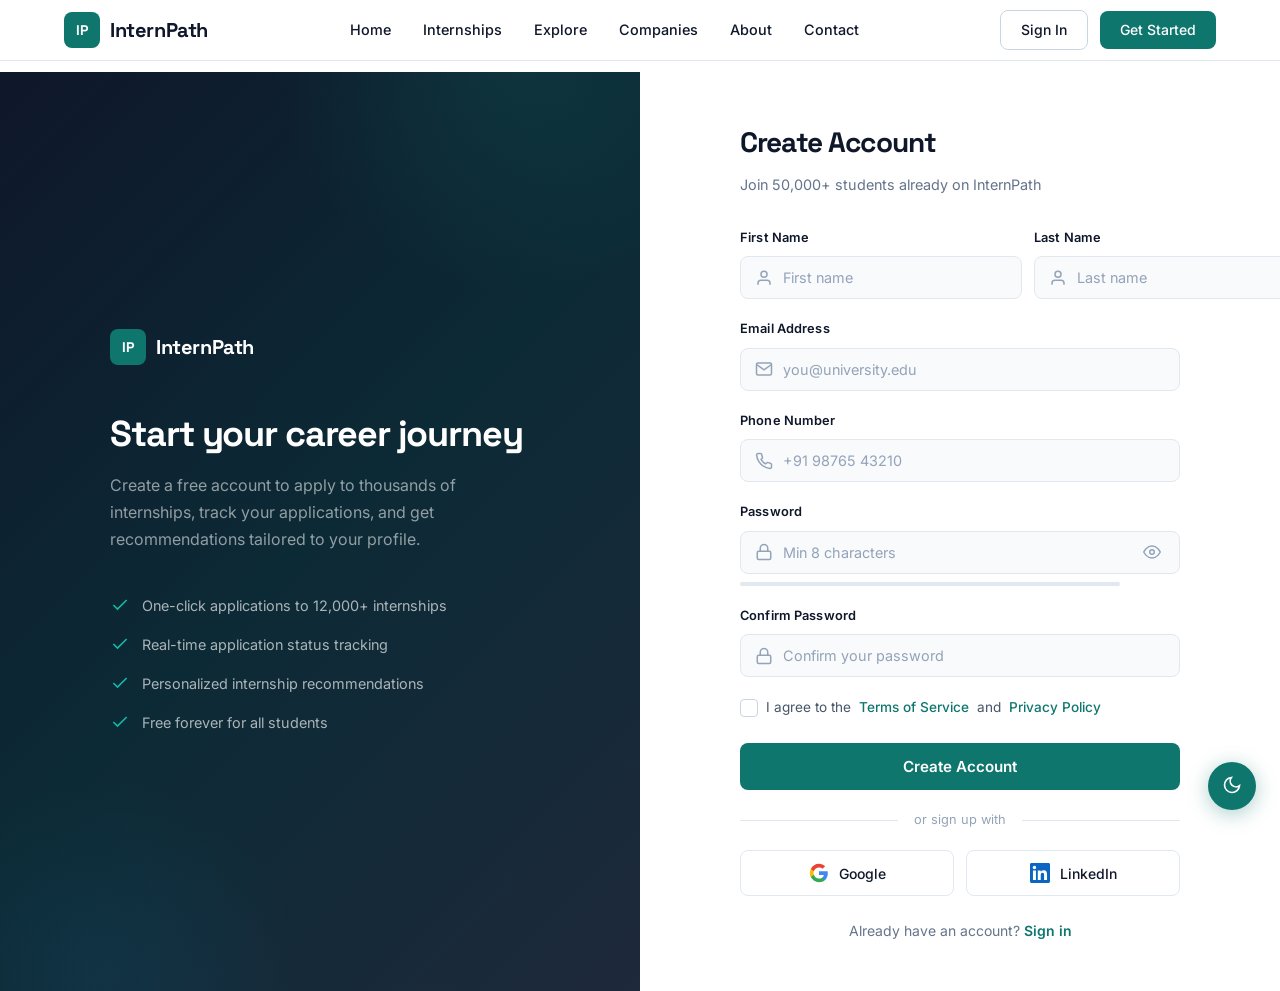
<file: signup.html>
<!DOCTYPE html>
<html lang="en">

<head>
    <meta charset="UTF-8">
    <meta name="viewport" content="width=device-width, initial-scale=1.0">
    <title>Create Account - InternPath</title>
    <link rel="stylesheet" href="css/main.css">
    <link
        href="https://fonts.googleapis.com/css2?family=Inter:wght@300;400;500;600;700;800;900&family=Space+Grotesk:wght@400;500;600;700&display=swap"
        rel="stylesheet">
</head>

<body>
    <!-- Navigation -->
    <nav class="navbar navbar-solid" id="navbar">
        <div class="nav-container">
            <a href="index.html" class="nav-logo">
                <span class="logo-icon">IP</span>
                <span class="logo-text">InternPath</span>
            </a>
            <ul class="nav-links" id="navLinks">
                <li><a href="index.html" class="nav-link">Home</a></li>
                <li><a href="jobs.html" class="nav-link">Internships</a></li>
                <li><a href="filters.html" class="nav-link">Explore</a></li>
                <li><a href="company.html" class="nav-link">Companies</a></li>
                <li><a href="about.html" class="nav-link">About</a></li>
                <li><a href="contact.html" class="nav-link">Contact</a></li>
            </ul>
            <div class="nav-actions">
                <a href="login.html" class="btn btn-outline-nav" id="navSignIn">Sign In</a>
                <a href="signup.html" class="btn btn-primary-nav" id="navGetStarted">Get Started</a>
            </div>
            <button class="nav-toggle" id="navToggle" aria-label="Toggle navigation">
                <span></span>
                <span></span>
                <span></span>
            </button>
        </div>
    </nav>

    <!-- Auth Section -->
    <section class="auth-section">
        <div class="auth-container">
            <div class="auth-left">
                <div class="auth-left-content">
                    <a href="index.html" class="auth-logo">
                        <span class="logo-icon">IP</span>
                        <span class="logo-text">InternPath</span>
                    </a>
                    <h2>Start your career journey</h2>
                    <p>Create a free account to apply to thousands of internships, track your applications, and get
                        recommendations tailored to your profile.</p>
                    <div class="auth-features">
                        <div class="auth-feature">
                            <svg width="20" height="20" viewBox="0 0 24 24" fill="none" stroke="#14b8a6"
                                stroke-width="2">
                                <polyline points="20 6 9 17 4 12"></polyline>
                            </svg>
                            <span>One-click applications to 12,000+ internships</span>
                        </div>
                        <div class="auth-feature">
                            <svg width="20" height="20" viewBox="0 0 24 24" fill="none" stroke="#14b8a6"
                                stroke-width="2">
                                <polyline points="20 6 9 17 4 12"></polyline>
                            </svg>
                            <span>Real-time application status tracking</span>
                        </div>
                        <div class="auth-feature">
                            <svg width="20" height="20" viewBox="0 0 24 24" fill="none" stroke="#14b8a6"
                                stroke-width="2">
                                <polyline points="20 6 9 17 4 12"></polyline>
                            </svg>
                            <span>Personalized internship recommendations</span>
                        </div>
                        <div class="auth-feature">
                            <svg width="20" height="20" viewBox="0 0 24 24" fill="none" stroke="#14b8a6"
                                stroke-width="2">
                                <polyline points="20 6 9 17 4 12"></polyline>
                            </svg>
                            <span>Free forever for all students</span>
                        </div>
                    </div>
                </div>
            </div>
            <div class="auth-right">
                <div class="auth-form-wrapper">
                    <h2>Create Account</h2>
                    <p class="auth-subtitle">Join 50,000+ students already on InternPath</p>

                    <form id="signupForm" class="auth-form">
                        <div class="form-row">
                            <div class="auth-field">
                                <label for="signupFirstName">First Name</label>
                                <div class="input-icon-wrapper">
                                    <svg width="18" height="18" viewBox="0 0 24 24" fill="none" stroke="currentColor"
                                        stroke-width="2">
                                        <path d="M20 21v-2a4 4 0 0 0-4-4H8a4 4 0 0 0-4 4v2"></path>
                                        <circle cx="12" cy="7" r="4"></circle>
                                    </svg>
                                    <input type="text" id="signupFirstName" placeholder="First name" required>
                                </div>
                            </div>
                            <div class="auth-field">
                                <label for="signupLastName">Last Name</label>
                                <div class="input-icon-wrapper">
                                    <svg width="18" height="18" viewBox="0 0 24 24" fill="none" stroke="currentColor"
                                        stroke-width="2">
                                        <path d="M20 21v-2a4 4 0 0 0-4-4H8a4 4 0 0 0-4 4v2"></path>
                                        <circle cx="12" cy="7" r="4"></circle>
                                    </svg>
                                    <input type="text" id="signupLastName" placeholder="Last name" required>
                                </div>
                            </div>
                        </div>

                        <div class="auth-field">
                            <label for="signupEmail">Email Address</label>
                            <div class="input-icon-wrapper">
                                <svg width="18" height="18" viewBox="0 0 24 24" fill="none" stroke="currentColor"
                                    stroke-width="2">
                                    <path
                                        d="M4 4h16c1.1 0 2 .9 2 2v12c0 1.1-.9 2-2 2H4c-1.1 0-2-.9-2-2V6c0-1.1.9-2 2-2z">
                                    </path>
                                    <polyline points="22,6 12,13 2,6"></polyline>
                                </svg>
                                <input type="email" id="signupEmail" placeholder="you@university.edu" required>
                            </div>
                            <span class="field-error" id="signupEmailError"></span>
                        </div>

                        <div class="auth-field">
                            <label for="signupPhone">Phone Number</label>
                            <div class="input-icon-wrapper">
                                <svg width="18" height="18" viewBox="0 0 24 24" fill="none" stroke="currentColor"
                                    stroke-width="2">
                                    <path
                                        d="M22 16.92v3a2 2 0 0 1-2.18 2 19.79 19.79 0 0 1-8.63-3.07 19.5 19.5 0 0 1-6-6 19.79 19.79 0 0 1-3.07-8.67A2 2 0 0 1 4.11 2h3a2 2 0 0 1 2 1.72 12.84 12.84 0 0 0 .7 2.81 2 2 0 0 1-.45 2.11L8.09 9.91a16 16 0 0 0 6 6l1.27-1.27a2 2 0 0 1 2.11-.45 12.84 12.84 0 0 0 2.81.7A2 2 0 0 1 22 16.92z">
                                    </path>
                                </svg>
                                <input type="tel" id="signupPhone" placeholder="+91 98765 43210" required>
                            </div>
                            <span class="field-error" id="signupPhoneError"></span>
                        </div>

                        <div class="auth-field">
                            <label for="signupPassword">Password</label>
                            <div class="input-icon-wrapper">
                                <svg width="18" height="18" viewBox="0 0 24 24" fill="none" stroke="currentColor"
                                    stroke-width="2">
                                    <rect x="3" y="11" width="18" height="11" rx="2" ry="2"></rect>
                                    <path d="M7 11V7a5 5 0 0 1 10 0v4"></path>
                                </svg>
                                <input type="password" id="signupPassword" placeholder="Min 8 characters" required
                                    minlength="8">
                                <button type="button" class="toggle-password" data-target="signupPassword">
                                    <svg width="18" height="18" viewBox="0 0 24 24" fill="none" stroke="currentColor"
                                        stroke-width="2">
                                        <path d="M1 12s4-8 11-8 11 8 11 8-4 8-11 8-11-8-11-8z"></path>
                                        <circle cx="12" cy="12" r="3"></circle>
                                    </svg>
                                </button>
                            </div>
                            <div class="password-strength" id="passwordStrength">
                                <div class="strength-bar">
                                    <div class="strength-fill" id="strengthFill"></div>
                                </div>
                                <span class="strength-text" id="strengthText"></span>
                            </div>
                        </div>

                        <div class="auth-field">
                            <label for="signupConfirmPassword">Confirm Password</label>
                            <div class="input-icon-wrapper">
                                <svg width="18" height="18" viewBox="0 0 24 24" fill="none" stroke="currentColor"
                                    stroke-width="2">
                                    <rect x="3" y="11" width="18" height="11" rx="2" ry="2"></rect>
                                    <path d="M7 11V7a5 5 0 0 1 10 0v4"></path>
                                </svg>
                                <input type="password" id="signupConfirmPassword" placeholder="Confirm your password"
                                    required>
                            </div>
                            <span class="field-error" id="signupConfirmError"></span>
                        </div>

                        <div class="auth-options">
                            <label class="remember-me">
                                <input type="checkbox" id="agreeTerms" required>
                                <span class="custom-check"></span>
                                I agree to the <a href="#" class="terms-link">Terms of Service</a> and <a href="#"
                                    class="terms-link">Privacy Policy</a>
                            </label>
                        </div>

                        <button type="submit" class="btn btn-auth-submit">Create Account</button>

                        <div class="auth-divider">
                            <span>or sign up with</span>
                        </div>

                        <div class="social-auth">
                            <button type="button" class="btn btn-social" id="googleSignup">
                                <svg width="20" height="20" viewBox="0 0 24 24">
                                    <path
                                        d="M22.56 12.25c0-.78-.07-1.53-.2-2.25H12v4.26h5.92a5.06 5.06 0 0 1-2.2 3.32v2.77h3.57c2.08-1.92 3.28-4.74 3.28-8.1z"
                                        fill="#4285F4" />
                                    <path
                                        d="M12 23c2.97 0 5.46-.98 7.28-2.66l-3.57-2.77c-.98.66-2.23 1.06-3.71 1.06-2.86 0-5.29-1.93-6.16-4.53H2.18v2.84C3.99 20.53 7.7 23 12 23z"
                                        fill="#34A853" />
                                    <path
                                        d="M5.84 14.09c-.22-.66-.35-1.36-.35-2.09s.13-1.43.35-2.09V7.07H2.18C1.43 8.55 1 10.22 1 12s.43 3.45 1.18 4.93l2.85-2.22.81-.62z"
                                        fill="#FBBC05" />
                                    <path
                                        d="M12 5.38c1.62 0 3.06.56 4.21 1.64l3.15-3.15C17.45 2.09 14.97 1 12 1 7.7 1 3.99 3.47 2.18 7.07l3.66 2.84c.87-2.6 3.3-4.53 6.16-4.53z"
                                        fill="#EA4335" />
                                </svg>
                                Google
                            </button>
                            <button type="button" class="btn btn-social" id="linkedinSignup">
                                <svg width="20" height="20" viewBox="0 0 24 24" fill="#0A66C2">
                                    <path
                                        d="M20.447 20.452h-3.554v-5.569c0-1.328-.027-3.037-1.852-3.037-1.853 0-2.136 1.445-2.136 2.939v5.667H9.351V9h3.414v1.561h.046c.477-.9 1.637-1.85 3.37-1.85 3.601 0 4.267 2.37 4.267 5.455v6.286zM5.337 7.433c-1.144 0-2.063-.926-2.063-2.065 0-1.138.92-2.063 2.063-2.063 1.14 0 2.064.925 2.064 2.063 0 1.139-.925 2.065-2.064 2.065zm1.782 13.019H3.555V9h3.564v11.452zM22.225 0H1.771C.792 0 0 .774 0 1.729v20.542C0 23.227.792 24 1.771 24h20.451C23.2 24 24 23.227 24 22.271V1.729C24 .774 23.2 0 22.222 0h.003z" />
                                </svg>
                                LinkedIn
                            </button>
                        </div>
                    </form>

                    <p class="auth-switch">Already have an account? <a href="login.html">Sign in</a></p>
                </div>
            </div>
        </div>
    </section>

    <button class="theme-toggle" id="themeToggle" aria-label="Toggle dark mode">
        <span class="icon-moon"><svg width="20" height="20" viewBox="0 0 24 24" fill="none" stroke="currentColor"
                stroke-width="2">
                <path d="M21 12.79A9 9 0 1 1 11.21 3 7 7 0 0 0 21 12.79z"></path>
            </svg></span>
        <span class="icon-sun"><svg width="20" height="20" viewBox="0 0 24 24" fill="none" stroke="currentColor"
                stroke-width="2">
                <circle cx="12" cy="12" r="5"></circle>
                <line x1="12" y1="1" x2="12" y2="3"></line>
                <line x1="12" y1="21" x2="12" y2="23"></line>
                <line x1="4.22" y1="4.22" x2="5.64" y2="5.64"></line>
                <line x1="18.36" y1="18.36" x2="19.78" y2="19.78"></line>
                <line x1="1" y1="12" x2="3" y2="12"></line>
                <line x1="21" y1="12" x2="23" y2="12"></line>
                <line x1="4.22" y1="19.78" x2="5.64" y2="18.36"></line>
                <line x1="18.36" y1="5.64" x2="19.78" y2="4.22"></line>
            </svg></span>
    </button>
    <div class="page-transition-overlay" id="pageTransitionOverlay"></div>

    <script src="Java-script/script.js"></script>
</body>

</html>
</file>
<file: css/main.css>
/* ==========================================================================
   TABLE OF CONTENTS:
   1.  CSS Variables & Reset
   2.  Preloader
   3.  Navigation
   4.  Hero Section
   5.  Stats Section
   6.  Section Common Styles
   7.  Featured Internships (Home Page Cards)
   8.  How It Works
   9.  Categories
   10. Companies Marquee
   11. Testimonials
   12. CTA Section
   13. Page Header (Inner Pages)
   14. Footer
   15. Jobs Page (Search, Filters Sidebar, Job List Cards, Pagination)
   16. Filters / Explore Page
   17. Company Page (Benefits, Pricing, Post Form)
   18. About Page (Story, Mission, Team, Timeline)
   19. Contact Page (Contact Grid, Form, FAQ)
   20. Auth Pages (Login, Signup, Form Fields)
   21. Application Modal
   22. Nav User State (Logged In)
   23. Animations (Fade Up, Scroll Reveal, Hover Effects)
   24. Responsive (1024px, 768px, 480px)
   ========================================================================== */


/* ==========================================================================
   1. CSS VARIABLES & RESET
   ========================================================================== */
:root {
    --primary: #0f766e;
    --primary-dark: #0d5f59;
    --primary-light: #14b8a6;
    --secondary: #0ea5e9;
    --dark: #0f172a;
    --dark-2: #1e293b;
    --dark-3: #334155;
    --gray-100: #f8fafc;
    --gray-200: #e2e8f0;
    --gray-300: #cbd5e1;
    --gray-400: #94a3b8;
    --gray-500: #64748b;
    --gray-600: #475569;
    --white: #ffffff;
    --success: #10b981;
    --warning: #f59e0b;
    --danger: #ef4444;
    --font-primary: 'Inter', -apple-system, BlinkMacSystemFont, 'Segoe UI', sans-serif;
    --font-display: 'Space Grotesk', 'Inter', sans-serif;
    --shadow-sm: 0 1px 2px rgba(0, 0, 0, 0.05);
    --shadow: 0 1px 3px rgba(0, 0, 0, 0.1), 0 1px 2px rgba(0, 0, 0, 0.06);
    --shadow-md: 0 4px 6px -1px rgba(0, 0, 0, 0.1), 0 2px 4px -1px rgba(0, 0, 0, 0.06);
    --shadow-lg: 0 10px 15px -3px rgba(0, 0, 0, 0.1), 0 4px 6px -2px rgba(0, 0, 0, 0.05);
    --shadow-xl: 0 20px 25px -5px rgba(0, 0, 0, 0.1), 0 10px 10px -5px rgba(0, 0, 0, 0.04);
    --radius: 8px;
    --radius-lg: 12px;
    --radius-xl: 16px;
    --transition: all 0.3s cubic-bezier(0.4, 0, 0.2, 1);
}

/* Reset & Base */
*,
*::before,
*::after {
    margin: 0;
    padding: 0;
    box-sizing: border-box;
}

html {
    scroll-behavior: smooth;
    -webkit-font-smoothing: antialiased;
    -moz-osx-font-smoothing: grayscale;
}

body {
    font-family: var(--font-primary);
    color: var(--dark);
    background: var(--white);
    line-height: 1.6;
    overflow-x: hidden;
}

a {
    text-decoration: none;
    color: inherit;
    transition: var(--transition);
}

ul {
    list-style: none;
}

img {
    max-width: 100%;
    display: block;
}

.container {
    max-width: 1200px;
    margin: 0 auto;
    padding: 0 24px;
}


/* ==========================================================================
   2. PRELOADER
   ========================================================================== */
#preloader {
    position: fixed;
    top: 0;
    left: 0;
    width: 100%;
    height: 100%;
    background: var(--dark);
    z-index: 10000;
    display: flex;
    align-items: center;
    justify-content: center;
    transition: opacity 0.6s ease, visibility 0.6s ease;
}

#preloader.loaded {
    opacity: 0;
    visibility: hidden;
}

.loader {
    text-align: center;
}

.loader-bar {
    width: 200px;
    height: 2px;
    background: var(--dark-3);
    border-radius: 4px;
    overflow: hidden;
    margin-bottom: 20px;
}

.loader-bar::after {
    content: '';
    display: block;
    width: 40%;
    height: 100%;
    background: var(--primary-light);
    border-radius: 4px;
    animation: loaderSlide 1.2s ease-in-out infinite;
}

@keyframes loaderSlide {
    0% {
        transform: translateX(-100%);
    }

    100% {
        transform: translateX(350%);
    }
}

.loader-text {
    color: var(--white);
    font-family: var(--font-display);
    font-size: 1.25rem;
    font-weight: 600;
    letter-spacing: -0.02em;
}


/* ==========================================================================
   3. NAVIGATION
   ========================================================================== */
.navbar {
    position: fixed;
    top: 0;
    left: 0;
    right: 0;
    z-index: 1000;
    padding: 16px 0;
    transition: all 0.4s cubic-bezier(0.4, 0, 0.2, 1);
}

.navbar.scrolled,
.navbar-solid {
    background: rgba(255, 255, 255, 0.95);
    backdrop-filter: blur(20px);
    -webkit-backdrop-filter: blur(20px);
    border-bottom: 1px solid var(--gray-200);
    padding: 10px 0;
}

.navbar.scrolled .nav-link,
.navbar-solid .nav-link {
    color: var(--dark);
}

.navbar.scrolled .logo-text,
.navbar-solid .logo-text {
    color: var(--dark);
}

.nav-container {
    max-width: 1200px;
    margin: 0 auto;
    padding: 0 24px;
    display: flex;
    align-items: center;
    justify-content: space-between;
}

.nav-logo {
    display: flex;
    align-items: center;
    gap: 10px;
    z-index: 10;
}

.logo-icon {
    display: inline-flex;
    align-items: center;
    justify-content: center;
    width: 36px;
    height: 36px;
    background: var(--primary);
    color: var(--white);
    font-family: var(--font-display);
    font-weight: 700;
    font-size: 0.875rem;
    border-radius: 8px;
    letter-spacing: -0.02em;
}

.logo-text {
    font-family: var(--font-display);
    font-size: 1.25rem;
    font-weight: 700;
    color: var(--white);
    letter-spacing: -0.02em;
    transition: var(--transition);
}

.nav-links {
    display: flex;
    align-items: center;
    gap: 32px;
}

.nav-link {
    font-size: 0.9rem;
    font-weight: 500;
    color: rgba(255, 255, 255, 0.85);
    position: relative;
    padding: 4px 0;
    transition: var(--transition);
}

.nav-link::after {
    content: '';
    position: absolute;
    bottom: -2px;
    left: 0;
    width: 0;
    height: 2px;
    background: var(--primary);
    transition: width 0.3s ease;
}

.nav-link:hover,
.nav-link.active {
    color: var(--primary);
}

.nav-link.active::after,
.nav-link:hover::after {
    width: 100%;
}

.nav-actions {
    display: flex;
    align-items: center;
    gap: 12px;
}

.btn {
    display: inline-flex;
    align-items: center;
    justify-content: center;
    font-family: var(--font-primary);
    font-weight: 500;
    border: none;
    cursor: pointer;
    transition: var(--transition);
    text-decoration: none;
}

.btn-outline-nav {
    padding: 8px 20px;
    font-size: 0.875rem;
    color: var(--dark);
    background: transparent;
    border: 1.5px solid var(--gray-300);
    border-radius: var(--radius);
}

.btn-outline-nav:hover {
    border-color: var(--primary);
    color: var(--primary);
}

.btn-primary-nav {
    padding: 8px 20px;
    font-size: 0.875rem;
    color: var(--white);
    background: var(--primary);
    border-radius: var(--radius);
}

.btn-primary-nav:hover {
    background: var(--primary-dark);
    transform: translateY(-1px);
    box-shadow: 0 4px 12px rgba(15, 118, 110, 0.3);
}

.nav-toggle {
    display: none;
    flex-direction: column;
    gap: 5px;
    background: none;
    border: none;
    cursor: pointer;
    padding: 4px;
    z-index: 10;
}

.nav-toggle span {
    width: 24px;
    height: 2px;
    background: var(--dark);
    border-radius: 2px;
    transition: var(--transition);
}


/* ==========================================================================
   4. HERO SECTION
   ========================================================================== */
.hero {
    position: relative;
    min-height: 100vh;
    display: flex;
    align-items: center;
    justify-content: center;
    overflow: hidden;
}

.hero-video-wrapper {
    position: absolute;
    top: 0;
    left: 0;
    width: 100%;
    height: 100%;
    z-index: 0;
}

.hero-video {
    width: 100%;
    height: 100%;
    object-fit: cover;
}

.hero-overlay {
    position: absolute;
    top: 0;
    left: 0;
    width: 100%;
    height: 100%;
    background: linear-gradient(180deg,
            rgba(15, 23, 42, 0.75) 0%,
            rgba(15, 23, 42, 0.85) 50%,
            rgba(15, 23, 42, 0.95) 100%);
}

.hero-content {
    position: relative;
    z-index: 2;
    text-align: center;
    max-width: 800px;
    padding: 120px 24px 80px;
}

.hero-badge {
    display: inline-block;
    padding: 8px 20px;
    background: rgba(20, 184, 166, 0.15);
    border: 1px solid rgba(20, 184, 166, 0.3);
    border-radius: 50px;
    color: var(--primary-light);
    font-size: 0.875rem;
    font-weight: 500;
    margin-bottom: 28px;
    letter-spacing: 0.01em;
}

.hero-title {
    font-family: var(--font-display);
    font-size: 3.75rem;
    font-weight: 800;
    color: var(--white);
    line-height: 1.1;
    letter-spacing: -0.03em;
    margin-bottom: 24px;
}

.hero-highlight {
    background: linear-gradient(135deg, var(--primary-light), var(--secondary));
    -webkit-background-clip: text;
    -webkit-text-fill-color: transparent;
    background-clip: text;
}

.hero-subtitle {
    font-size: 1.125rem;
    color: rgba(255, 255, 255, 0.7);
    max-width: 600px;
    margin: 0 auto 40px;
    line-height: 1.7;
}

/* Hero Search Box */
.hero-search {
    margin-bottom: 28px;
}

.search-box {
    display: flex;
    align-items: center;
    background: var(--white);
    border-radius: var(--radius-xl);
    padding: 8px;
    box-shadow: var(--shadow-xl);
    max-width: 680px;
    margin: 0 auto;
}

.search-field {
    flex: 1;
    padding: 12px 20px;
    text-align: left;
}

.search-field label {
    display: block;
    font-size: 0.7rem;
    font-weight: 600;
    color: var(--dark);
    text-transform: uppercase;
    letter-spacing: 0.05em;
    margin-bottom: 4px;
}

.search-field input {
    width: 100%;
    border: none;
    outline: none;
    font-family: var(--font-primary);
    font-size: 0.9rem;
    color: var(--dark);
    background: transparent;
}

.search-field input::placeholder {
    color: var(--gray-400);
}

.search-divider {
    width: 1px;
    height: 40px;
    background: var(--gray-200);
    flex-shrink: 0;
}

.search-btn {
    padding: 14px 28px;
    background: var(--primary);
    color: var(--white);
    border: none;
    border-radius: var(--radius-lg);
    font-family: var(--font-primary);
    font-size: 0.9rem;
    font-weight: 600;
    cursor: pointer;
    white-space: nowrap;
    transition: var(--transition);
}

.search-btn:hover {
    background: var(--primary-dark);
    transform: translateY(-1px);
    box-shadow: 0 4px 12px rgba(15, 118, 110, 0.3);
}

/* Hero Tags */
.hero-tags {
    display: flex;
    align-items: center;
    justify-content: center;
    gap: 10px;
    flex-wrap: wrap;
    color: rgba(255, 255, 255, 0.5);
    font-size: 0.85rem;
}

.hero-tags span {
    font-weight: 500;
}

.hero-tags a {
    color: rgba(255, 255, 255, 0.7);
    padding: 4px 12px;
    border: 1px solid rgba(255, 255, 255, 0.15);
    border-radius: 50px;
    font-size: 0.8rem;
    transition: var(--transition);
}

.hero-tags a:hover {
    background: rgba(255, 255, 255, 0.1);
    border-color: rgba(255, 255, 255, 0.3);
    color: var(--white);
}

/* Scroll Indicator */
.hero-scroll {
    position: absolute;
    bottom: 32px;
    left: 50%;
    transform: translateX(-50%);
    z-index: 2;
}

.scroll-indicator {
    width: 24px;
    height: 40px;
    border: 2px solid rgba(255, 255, 255, 0.3);
    border-radius: 12px;
    display: flex;
    justify-content: center;
    padding-top: 8px;
}

.scroll-dot {
    width: 4px;
    height: 8px;
    background: var(--white);
    border-radius: 2px;
    animation: scrollBounce 2s ease-in-out infinite;
}

@keyframes scrollBounce {

    0%,
    100% {
        transform: translateY(0);
        opacity: 1;
    }

    50% {
        transform: translateY(12px);
        opacity: 0.3;
    }
}


/* ==========================================================================
   5. STATS SECTION
   ========================================================================== */
.stats-section {
    padding: 80px 0;
    background: var(--white);
    border-bottom: 1px solid var(--gray-200);
}

.stats-grid {
    display: grid;
    grid-template-columns: repeat(4, 1fr);
    gap: 40px;
}

.stat-card {
    text-align: center;
    padding: 20px;
}

.stat-number {
    font-family: var(--font-display);
    font-size: 2.75rem;
    font-weight: 800;
    color: var(--primary);
    letter-spacing: -0.03em;
    line-height: 1;
    margin-bottom: 8px;
}

.stat-label {
    font-size: 0.95rem;
    color: var(--gray-500);
    font-weight: 500;
}


/* ==========================================================================
   6. SECTION COMMON STYLES
   ========================================================================== */
.section-header {
    text-align: center;
    margin-bottom: 56px;
}

.section-tag {
    display: inline-block;
    padding: 6px 16px;
    background: rgba(15, 118, 110, 0.08);
    color: var(--primary);
    font-size: 0.8rem;
    font-weight: 600;
    border-radius: 50px;
    margin-bottom: 16px;
    letter-spacing: 0.02em;
    text-transform: uppercase;
}

.section-title {
    font-family: var(--font-display);
    font-size: 2.25rem;
    font-weight: 800;
    color: var(--dark);
    letter-spacing: -0.03em;
    line-height: 1.2;
    margin-bottom: 12px;
}

.section-desc {
    font-size: 1.05rem;
    color: var(--gray-500);
    max-width: 560px;
    margin: 0 auto;
    line-height: 1.6;
}


/* ==========================================================================
   7. FEATURED INTERNSHIPS (Home Page Cards)
   ========================================================================== */
.featured-section {
    padding: 100px 0;
    background: var(--gray-100);
}

.featured-grid {
    display: grid;
    grid-template-columns: repeat(3, 1fr);
    gap: 24px;
    margin-bottom: 48px;
}

.job-card {
    background: var(--white);
    border-radius: var(--radius-xl);
    padding: 28px;
    border: 1px solid var(--gray-200);
    transition: var(--transition);
    display: flex;
    flex-direction: column;
}

.job-card:hover {
    transform: translateY(-4px);
    box-shadow: var(--shadow-lg);
    border-color: transparent;
}

.job-card-header {
    display: flex;
    align-items: flex-start;
    gap: 14px;
    margin-bottom: 18px;
}

.company-logo-wrapper {
    flex-shrink: 0;
}

.company-logo {
    width: 44px;
    height: 44px;
    border-radius: 10px;
    display: flex;
    align-items: center;
    justify-content: center;
    color: var(--white);
    font-family: var(--font-display);
    font-weight: 700;
    font-size: 1.1rem;
    overflow: hidden;
    flex-shrink: 0;
}

.company-logo img {
    width: 100%;
    height: 100%;
    object-fit: contain;
    border-radius: inherit;
}

.job-meta {
    flex: 1;
}

.company-name {
    font-size: 0.85rem;
    font-weight: 600;
    color: var(--gray-600);
    display: block;
    margin-bottom: 6px;
}

.job-badges {
    display: flex;
    gap: 6px;
    flex-wrap: wrap;
}

.badge {
    padding: 3px 10px;
    border-radius: 50px;
    font-size: 0.7rem;
    font-weight: 600;
    letter-spacing: 0.02em;
}

.badge-remote {
    background: rgba(16, 185, 129, 0.1);
    color: #059669;
}

.badge-onsite {
    background: rgba(14, 165, 233, 0.1);
    color: #0284c7;
}

.badge-featured {
    background: rgba(245, 158, 11, 0.1);
    color: #d97706;
}

.badge-certificate {
    background: rgba(139, 92, 246, 0.1);
    color: #7c3aed;
}

.badge-hybrid {
    background: rgba(236, 72, 153, 0.1);
    color: #db2777;
}

.job-title {
    font-family: var(--font-display);
    font-size: 1.15rem;
    font-weight: 700;
    color: var(--dark);
    margin-bottom: 10px;
    letter-spacing: -0.02em;
    line-height: 1.3;
}

.job-desc {
    font-size: 0.875rem;
    color: var(--gray-500);
    line-height: 1.6;
    margin-bottom: 18px;
    flex: 1;
}

.job-details {
    display: flex;
    flex-direction: column;
    gap: 8px;
    margin-bottom: 20px;
    padding-top: 16px;
    border-top: 1px solid var(--gray-200);
}

.job-detail {
    display: flex;
    align-items: center;
    gap: 8px;
    font-size: 0.825rem;
    color: var(--gray-600);
}

.job-detail svg {
    color: var(--gray-400);
    flex-shrink: 0;
}

.job-footer {
    display: flex;
    align-items: center;
    justify-content: space-between;
    padding-top: 16px;
    border-top: 1px solid var(--gray-200);
}

.job-posted {
    font-size: 0.775rem;
    color: var(--gray-400);
}

.btn-apply {
    padding: 8px 20px;
    font-size: 0.825rem;
    font-weight: 600;
    color: var(--primary);
    background: rgba(15, 118, 110, 0.08);
    border-radius: var(--radius);
    transition: var(--transition);
}

.btn-apply:hover {
    background: var(--primary);
    color: var(--white);
}

.section-cta {
    text-align: center;
}

.btn-large {
    padding: 14px 40px;
    font-size: 0.95rem;
    font-weight: 600;
    color: var(--white);
    background: var(--primary);
    border-radius: var(--radius-lg);
}

.btn-large:hover {
    background: var(--primary-dark);
    transform: translateY(-2px);
    box-shadow: 0 8px 20px rgba(15, 118, 110, 0.25);
}


/* ==========================================================================
   8. HOW IT WORKS
   ========================================================================== */
.how-it-works {
    padding: 100px 0;
    background: var(--white);
}

.steps-grid {
    display: flex;
    align-items: flex-start;
    justify-content: center;
    gap: 0;
}

.step-card {
    text-align: center;
    padding: 40px 32px;
    flex: 1;
    max-width: 320px;
    position: relative;
}

.step-number {
    font-family: var(--font-display);
    font-size: 4rem;
    font-weight: 800;
    color: var(--gray-100);
    line-height: 1;
    margin-bottom: -8px;
    letter-spacing: -0.04em;
}

.step-icon {
    width: 72px;
    height: 72px;
    margin: 0 auto 20px;
    background: rgba(15, 118, 110, 0.08);
    border-radius: 20px;
    display: flex;
    align-items: center;
    justify-content: center;
    color: var(--primary);
}

.step-card h3 {
    font-family: var(--font-display);
    font-size: 1.15rem;
    font-weight: 700;
    color: var(--dark);
    margin-bottom: 10px;
    letter-spacing: -0.02em;
}

.step-card p {
    font-size: 0.9rem;
    color: var(--gray-500);
    line-height: 1.6;
}

.step-connector {
    width: 80px;
    height: 2px;
    background: var(--gray-200);
    margin-top: 100px;
    flex-shrink: 0;
}


/* ==========================================================================
   9. CATEGORIES
   ========================================================================== */
.categories-section {
    padding: 100px 0;
    background: var(--gray-100);
}

.categories-grid {
    display: grid;
    grid-template-columns: repeat(4, 1fr);
    gap: 20px;
}

.category-card {
    background: var(--white);
    border: 1px solid var(--gray-200);
    border-radius: var(--radius-xl);
    padding: 28px;
    text-align: center;
    transition: var(--transition);
    display: block;
}

.category-card:hover {
    transform: translateY(-4px);
    box-shadow: var(--shadow-lg);
    border-color: var(--primary);
}

.category-card:hover .category-icon {
    background: var(--primary);
    color: var(--white);
}

.category-icon {
    width: 56px;
    height: 56px;
    margin: 0 auto 16px;
    background: rgba(15, 118, 110, 0.08);
    border-radius: 14px;
    display: flex;
    align-items: center;
    justify-content: center;
    color: var(--primary);
    transition: var(--transition);
}

.category-card h3 {
    font-family: var(--font-display);
    font-size: 1rem;
    font-weight: 700;
    color: var(--dark);
    margin-bottom: 6px;
    letter-spacing: -0.01em;
}

.category-count {
    font-size: 0.8rem;
    color: var(--gray-400);
    font-weight: 500;
}


/* ==========================================================================
   10. COMPANIES MARQUEE
   ========================================================================== */
.companies-section {
    padding: 100px 0;
    background: var(--white);
    overflow: hidden;
}

.company-logos-marquee {
    overflow: hidden;
    margin-top: 40px;
    padding: 20px 0;
}

.marquee-track {
    display: flex;
    gap: 40px;
    animation: marquee 30s linear infinite;
    width: max-content;
}

.marquee-item {
    flex-shrink: 0;
    font-family: var(--font-display);
    font-size: 1.1rem;
    font-weight: 700;
    color: var(--gray-400);
    padding: 12px 24px;
    white-space: nowrap;
    transition: var(--transition);
    display: flex;
    align-items: center;
    gap: 10px;
    background: var(--white);
    border: 1px solid var(--gray-200);
    border-radius: var(--radius-lg);
}

/* Marquee letter-based logos */
.marquee-logo {
    width: 32px;
    height: 32px;
    border-radius: 8px;
    display: flex;
    align-items: center;
    justify-content: center;
    color: var(--white);
    font-family: var(--font-display);
    font-weight: 700;
    font-size: 0.85rem;
    flex-shrink: 0;
}

.marquee-item:hover {
    color: var(--primary);
    border-color: var(--primary);
    transform: translateY(-2px);
    box-shadow: var(--shadow-md);
}

.marquee-item img {
    width: 32px;
    height: 32px;
    object-fit: contain;
    border-radius: 8px;
    flex-shrink: 0;
}

@keyframes marquee {
    0% {
        transform: translateX(0);
    }

    100% {
        transform: translateX(-50%);
    }
}


/* ==========================================================================
   11. TESTIMONIALS
   ========================================================================== */
.testimonials-section {
    padding: 100px 0;
    background: var(--gray-100);
}

.testimonials-grid {
    display: grid;
    grid-template-columns: repeat(3, 1fr);
    gap: 24px;
}

.testimonial-card {
    background: var(--white);
    border: 1px solid var(--gray-200);
    border-radius: var(--radius-xl);
    padding: 32px;
    transition: var(--transition);
}

.testimonial-card:hover {
    transform: translateY(-4px);
    box-shadow: var(--shadow-lg);
}

.testimonial-stars {
    display: flex;
    gap: 2px;
    margin-bottom: 18px;
}

.testimonial-text {
    font-size: 0.95rem;
    color: var(--gray-600);
    line-height: 1.7;
    margin-bottom: 24px;
    font-style: italic;
}

.testimonial-author {
    display: flex;
    align-items: center;
    gap: 12px;
}

.author-avatar {
    width: 44px;
    height: 44px;
    border-radius: 50%;
    background: var(--primary);
    color: var(--white);
    display: flex;
    align-items: center;
    justify-content: center;
    font-weight: 700;
    font-size: 0.85rem;
    flex-shrink: 0;
}

.author-info strong {
    display: block;
    font-size: 0.9rem;
    color: var(--dark);
    margin-bottom: 2px;
}

.author-info span {
    font-size: 0.8rem;
    color: var(--gray-400);
}


/* ==========================================================================
   12. CTA SECTION
   ========================================================================== */
.cta-section {
    padding: 100px 0;
    background: var(--white);
}

.cta-wrapper {
    background: linear-gradient(135deg, var(--dark) 0%, var(--dark-2) 100%);
    border-radius: 24px;
    padding: 80px 60px;
    text-align: center;
    position: relative;
    overflow: hidden;
}

.cta-wrapper::before {
    content: '';
    position: absolute;
    top: -50%;
    right: -20%;
    width: 400px;
    height: 400px;
    background: radial-gradient(circle, rgba(20, 184, 166, 0.15) 0%, transparent 70%);
    border-radius: 50%;
}

.cta-wrapper::after {
    content: '';
    position: absolute;
    bottom: -30%;
    left: -10%;
    width: 300px;
    height: 300px;
    background: radial-gradient(circle, rgba(14, 165, 233, 0.1) 0%, transparent 70%);
    border-radius: 50%;
}

.cta-content {
    position: relative;
    z-index: 1;
}

.cta-content h2 {
    font-family: var(--font-display);
    font-size: 2.5rem;
    font-weight: 800;
    color: var(--white);
    letter-spacing: -0.03em;
    margin-bottom: 16px;
    line-height: 1.2;
}

.cta-content p {
    font-size: 1.05rem;
    color: rgba(255, 255, 255, 0.6);
    max-width: 520px;
    margin: 0 auto 36px;
    line-height: 1.6;
}

.cta-actions {
    display: flex;
    align-items: center;
    justify-content: center;
    gap: 16px;
}

.btn-white {
    padding: 14px 32px;
    font-size: 0.95rem;
    font-weight: 600;
    color: var(--dark);
    background: var(--white);
    border-radius: var(--radius-lg);
}

.btn-white:hover {
    transform: translateY(-2px);
    box-shadow: var(--shadow-lg);
}

.btn-outline-white {
    padding: 14px 32px;
    font-size: 0.95rem;
    font-weight: 600;
    color: var(--white);
    background: transparent;
    border: 1.5px solid rgba(255, 255, 255, 0.25);
    border-radius: var(--radius-lg);
}

.btn-outline-white:hover {
    background: rgba(255, 255, 255, 0.1);
    border-color: rgba(255, 255, 255, 0.4);
}


/* ==========================================================================
   13. PAGE HEADER (Inner Pages)
   ========================================================================== */
.page-header {
    background: var(--dark);
    padding: 140px 0 60px;
    position: relative;
    overflow: hidden;
}

.page-header::before {
    content: '';
    position: absolute;
    top: 0;
    right: 0;
    width: 500px;
    height: 500px;
    background: radial-gradient(circle, rgba(20, 184, 166, 0.08) 0%, transparent 70%);
    border-radius: 50%;
}

.page-header-content {
    position: relative;
    z-index: 1;
}

.page-header h1 {
    font-family: var(--font-display);
    font-size: 2.75rem;
    font-weight: 800;
    color: var(--white);
    letter-spacing: -0.03em;
    margin-bottom: 10px;
}

.page-header p {
    font-size: 1.05rem;
    color: rgba(255, 255, 255, 0.6);
    margin-bottom: 16px;
}

.breadcrumb {
    display: flex;
    align-items: center;
    gap: 8px;
    font-size: 0.85rem;
}

.breadcrumb a {
    color: rgba(255, 255, 255, 0.5);
}

.breadcrumb a:hover {
    color: var(--primary-light);
}

.breadcrumb span {
    color: rgba(255, 255, 255, 0.3);
}

.breadcrumb span:last-child {
    color: var(--primary-light);
}


/* ==========================================================================
   14. FOOTER
   ========================================================================== */
.footer {
    background: var(--dark);
    padding: 80px 0 0;
}

.footer-grid {
    display: grid;
    grid-template-columns: 1.5fr 1fr 1fr 1fr;
    gap: 48px;
    padding-bottom: 48px;
    border-bottom: 1px solid rgba(255, 255, 255, 0.08);
}

.footer-logo {
    display: flex;
    align-items: center;
    gap: 10px;
    margin-bottom: 16px;
}

.footer-logo .logo-text {
    color: var(--white);
}

.footer-brand p {
    font-size: 0.9rem;
    color: rgba(255, 255, 255, 0.4);
    line-height: 1.7;
    margin-bottom: 24px;
    max-width: 300px;
}

.social-links {
    display: flex;
    gap: 12px;
}

.social-links a {
    width: 40px;
    height: 40px;
    display: flex;
    align-items: center;
    justify-content: center;
    border-radius: 10px;
    background: rgba(255, 255, 255, 0.05);
    color: rgba(255, 255, 255, 0.5);
    transition: var(--transition);
}

.social-links a:hover {
    background: var(--primary);
    color: var(--white);
}

.footer-links h4 {
    font-family: var(--font-display);
    font-size: 0.95rem;
    font-weight: 700;
    color: var(--white);
    margin-bottom: 20px;
    letter-spacing: -0.01em;
}

.footer-links li {
    margin-bottom: 12px;
}

.footer-links a {
    font-size: 0.875rem;
    color: rgba(255, 255, 255, 0.4);
    transition: var(--transition);
}

.footer-links a:hover {
    color: var(--primary-light);
    padding-left: 4px;
}

.footer-bottom {
    padding: 24px 0;
    text-align: center;
}

.footer-bottom p {
    font-size: 0.825rem;
    color: rgba(255, 255, 255, 0.3);
}


/* ==========================================================================
   15. JOBS PAGE (Search, Filters Sidebar, Job List Cards, Pagination)
   ========================================================================== */

/* Jobs Main */
.jobs-main {
    padding: 48px 0 80px;
    background: var(--gray-100);
    min-height: 80vh;
}

/* Jobs Search Bar */
.jobs-search-bar {
    display: flex;
    align-items: center;
    gap: 12px;
    background: var(--white);
    border-radius: var(--radius-xl);
    padding: 8px;
    box-shadow: var(--shadow-md);
    margin-bottom: 24px;
    border: 1px solid var(--gray-200);
}

.search-input-group {
    flex: 1;
    display: flex;
    align-items: center;
    gap: 10px;
    padding: 10px 16px;
}

.search-input-group svg {
    color: var(--gray-400);
    flex-shrink: 0;
}

.search-input-group input {
    width: 100%;
    border: none;
    outline: none;
    font-family: var(--font-primary);
    font-size: 0.9rem;
    color: var(--dark);
    background: transparent;
}

.search-input-group input::placeholder {
    color: var(--gray-400);
}

.btn-search {
    padding: 12px 28px;
    background: var(--primary);
    color: var(--white);
    border: none;
    border-radius: var(--radius-lg);
    font-family: var(--font-primary);
    font-size: 0.875rem;
    font-weight: 600;
    cursor: pointer;
    white-space: nowrap;
    transition: var(--transition);
}

.btn-search:hover {
    background: var(--primary-dark);
}

/* Active Filters */
.active-filters {
    display: flex;
    flex-wrap: wrap;
    gap: 8px;
    margin-bottom: 16px;
    min-height: 0;
}

.active-filter-tag {
    display: inline-flex;
    align-items: center;
    gap: 6px;
    padding: 6px 14px;
    background: rgba(15, 118, 110, 0.08);
    color: var(--primary);
    border-radius: 50px;
    font-size: 0.8rem;
    font-weight: 500;
}

.active-filter-tag button {
    background: none;
    border: none;
    color: var(--primary);
    cursor: pointer;
    font-size: 1rem;
    line-height: 1;
    padding: 0;
    margin-left: 2px;
    opacity: 0.7;
}

.active-filter-tag button:hover {
    opacity: 1;
}

/* Results Info */
.results-info {
    display: flex;
    align-items: center;
    justify-content: space-between;
    margin-bottom: 24px;
    padding: 0 4px;
}

#resultsCount {
    font-size: 0.9rem;
    color: var(--gray-500);
    font-weight: 500;
}

.sort-options {
    display: flex;
    align-items: center;
    gap: 8px;
}

.sort-options label {
    font-size: 0.85rem;
    color: var(--gray-500);
}

.sort-options select {
    padding: 8px 12px;
    border: 1px solid var(--gray-200);
    border-radius: var(--radius);
    font-family: var(--font-primary);
    font-size: 0.85rem;
    color: var(--dark);
    background: var(--white);
    cursor: pointer;
    outline: none;
}

.sort-options select:focus {
    border-color: var(--primary);
}

/* Jobs Layout */
.jobs-section {
    padding: 0 0 80px;
    background: var(--gray-100);
}

.jobs-layout {
    display: grid;
    grid-template-columns: 280px 1fr;
    gap: 28px;
    align-items: start;
}

/* Sidebar Filters - FIX: Added max-height and overflow-y for scrollability */
.jobs-sidebar {
    background: var(--white);
    border: 1px solid var(--gray-200);
    border-radius: var(--radius-xl);
    padding: 24px;
    position: sticky;
    top: 90px;
    max-height: calc(100vh - 110px);
    overflow-y: auto;
}

.sidebar-header {
    display: flex;
    align-items: center;
    justify-content: space-between;
    margin-bottom: 24px;
    padding-bottom: 16px;
    border-bottom: 1px solid var(--gray-200);
}

.sidebar-header h3 {
    font-family: var(--font-display);
    font-size: 1.1rem;
    font-weight: 700;
    color: var(--dark);
    letter-spacing: -0.02em;
}

.clear-filters {
    background: none;
    border: none;
    color: var(--primary);
    font-size: 0.8rem;
    font-weight: 600;
    cursor: pointer;
    transition: var(--transition);
}

.clear-filters:hover {
    text-decoration: underline;
}

/* Filter Groups */
.filter-group {
    margin-bottom: 20px;
    padding-bottom: 20px;
    border-bottom: 1px solid var(--gray-100);
}

.filter-group:last-child {
    border-bottom: none;
    margin-bottom: 0;
    padding-bottom: 0;
}

.filter-title {
    display: flex;
    align-items: center;
    justify-content: space-between;
    font-size: 0.85rem;
    font-weight: 700;
    color: var(--dark);
    cursor: pointer;
    padding: 4px 0;
    margin-bottom: 12px;
    user-select: none;
}

.filter-title svg {
    color: var(--gray-400);
    transition: transform 0.3s ease;
}

.filter-title.collapsed svg {
    transform: rotate(-90deg);
}

.filter-options {
    display: flex;
    flex-direction: column;
    gap: 8px;
    overflow: hidden;
    transition: max-height 0.3s ease;
}

.filter-options.collapsed {
    max-height: 0 !important;
    overflow: hidden;
}

/* Filter Checkboxes */
.filter-checkbox {
    display: flex;
    align-items: center;
    gap: 10px;
    font-size: 0.85rem;
    color: var(--gray-600);
    cursor: pointer;
    padding: 4px 0;
    transition: var(--transition);
}

.filter-checkbox:hover {
    color: var(--dark);
}

.filter-checkbox input[type="checkbox"] {
    display: none;
}

.checkmark {
    width: 18px;
    height: 18px;
    border: 2px solid var(--gray-300);
    border-radius: 4px;
    display: flex;
    align-items: center;
    justify-content: center;
    flex-shrink: 0;
    transition: var(--transition);
}

.filter-checkbox input:checked+.checkmark {
    background: var(--primary);
    border-color: var(--primary);
}

.filter-checkbox input:checked+.checkmark::after {
    content: '';
    width: 5px;
    height: 9px;
    border: solid var(--white);
    border-width: 0 2px 2px 0;
    transform: rotate(45deg);
    margin-top: -2px;
}

.filter-count {
    margin-left: auto;
    font-size: 0.75rem;
    color: var(--gray-400);
    font-weight: 500;
}

/* Jobs List */
.jobs-list {
    display: flex;
    flex-direction: column;
    gap: 16px;
}

/* Job List Cards */
.job-list-card {
    background: var(--white);
    border: 1px solid var(--gray-200);
    border-radius: var(--radius-xl);
    padding: 24px 28px;
    transition: var(--transition);
    cursor: pointer;
}

.job-list-card:hover {
    border-color: var(--primary);
    box-shadow: var(--shadow-md);
    transform: translateX(4px);
}

.job-list-card-header {
    display: flex;
    align-items: flex-start;
    justify-content: space-between;
    margin-bottom: 14px;
}

.job-list-left {
    display: flex;
    align-items: center;
    gap: 14px;
}

.job-list-left .company-logo {
    width: 48px;
    height: 48px;
    border-radius: 12px;
    display: flex;
    align-items: center;
    justify-content: center;
    color: var(--white);
    font-family: var(--font-display);
    font-weight: 700;
    font-size: 1.2rem;
    flex-shrink: 0;
    overflow: hidden;
}

.job-list-left .company-logo img {
    width: 100%;
    height: 100%;
    object-fit: contain;
    border-radius: inherit;
}

.job-list-info h3 {
    font-family: var(--font-display);
    font-size: 1.05rem;
    font-weight: 700;
    color: var(--dark);
    margin-bottom: 4px;
    letter-spacing: -0.02em;
}

.job-list-info .company-name {
    font-size: 0.825rem;
    color: var(--gray-500);
    font-weight: 500;
}

.job-list-right {
    text-align: right;
}

.job-list-stipend {
    font-family: var(--font-display);
    font-size: 1rem;
    font-weight: 700;
    color: var(--primary);
    margin-bottom: 2px;
}

.job-list-posted {
    font-size: 0.75rem;
    color: var(--gray-400);
}

/* Job List Meta */
.job-list-meta {
    display: flex;
    flex-wrap: wrap;
    gap: 14px;
    margin-bottom: 12px;
}

.job-list-meta-item {
    display: flex;
    align-items: center;
    gap: 6px;
    font-size: 0.8rem;
    color: var(--gray-500);
}

.job-list-meta-item svg {
    color: var(--gray-400);
    flex-shrink: 0;
}

.job-list-desc {
    font-size: 0.85rem;
    color: var(--gray-500);
    line-height: 1.65;
    margin-bottom: 16px;
}

.job-list-footer {
    display: flex;
    align-items: center;
    justify-content: space-between;
    padding-top: 14px;
    border-top: 1px solid var(--gray-200);
}

.job-list-tags {
    display: flex;
    gap: 6px;
    flex-wrap: wrap;
}

.job-list-footer .btn-apply {
    flex-shrink: 0;
}

/* No Results */
.no-results {
    text-align: center;
    padding: 60px 24px;
    background: var(--white);
    border-radius: var(--radius-xl);
    border: 1px solid var(--gray-200);
}

.no-results h3 {
    font-family: var(--font-display);
    font-size: 1.25rem;
    font-weight: 700;
    color: var(--dark);
    margin-bottom: 8px;
}

.no-results p {
    font-size: 0.9rem;
    color: var(--gray-500);
}

/* Pagination */
.pagination {
    display: flex;
    align-items: center;
    justify-content: center;
    gap: 8px;
    margin-top: 40px;
}

.page-btn {
    width: 40px;
    height: 40px;
    display: flex;
    align-items: center;
    justify-content: center;
    border: 1px solid var(--gray-200);
    border-radius: var(--radius);
    background: var(--white);
    color: var(--gray-600);
    font-family: var(--font-primary);
    font-size: 0.875rem;
    font-weight: 500;
    cursor: pointer;
    transition: var(--transition);
}

.page-btn:hover {
    border-color: var(--primary);
    color: var(--primary);
}

.page-btn.active {
    background: var(--primary);
    border-color: var(--primary);
    color: var(--white);
}

.page-next {
    width: auto;
    padding: 0 20px;
}

/* Mobile Filter Toggle */
.mobile-filter-toggle {
    display: none;
    position: fixed;
    bottom: 24px;
    left: 50%;
    transform: translateX(-50%);
    padding: 12px 28px;
    background: var(--dark);
    color: var(--white);
    border: none;
    border-radius: 50px;
    font-family: var(--font-primary);
    font-size: 0.875rem;
    font-weight: 600;
    cursor: pointer;
    box-shadow: var(--shadow-xl);
    z-index: 100;
    gap: 8px;
    align-items: center;
}


/* ==========================================================================
   16. FILTERS / EXPLORE PAGE
   ========================================================================== */
.explore-section {
    padding: 60px 0 100px;
    background: var(--gray-100);
}

.explore-block {
    margin-bottom: 72px;
}

.explore-block:last-child {
    margin-bottom: 0;
}

.explore-title {
    font-family: var(--font-display);
    font-size: 1.75rem;
    font-weight: 800;
    color: var(--dark);
    letter-spacing: -0.03em;
    margin-bottom: 8px;
}

.explore-desc {
    font-size: 0.95rem;
    color: var(--gray-500);
    margin-bottom: 32px;
}

/* Location Grid */
.location-grid {
    display: grid;
    grid-template-columns: repeat(3, 1fr);
    gap: 16px;
}

.location-card {
    position: relative;
    border-radius: var(--radius-xl);
    overflow: hidden;
    height: 180px;
    display: block;
    transition: var(--transition);
}

.location-card:hover {
    transform: translateY(-4px);
    box-shadow: var(--shadow-lg);
}

.location-card-remote {
    grid-column: span 2;
}

.location-image {
    width: 100%;
    height: 100%;
    position: absolute;
    top: 0;
    left: 0;
}

.location-image img {
    width: 100%;
    height: 100%;
    object-fit: cover;
}

.location-info {
    position: relative;
    z-index: 1;
    height: 100%;
    display: flex;
    flex-direction: column;
    justify-content: flex-end;
    padding: 24px;
    background: linear-gradient(180deg, transparent 30%, rgba(0, 0, 0, 0.6) 100%);
}

.location-info h3 {
    font-family: var(--font-display);
    font-size: 1.25rem;
    font-weight: 700;
    color: var(--white);
    margin-bottom: 4px;
}

.location-info span {
    font-size: 0.85rem;
    color: rgba(255, 255, 255, 0.7);
}

/* Major Grid */
.major-grid {
    display: grid;
    grid-template-columns: repeat(3, 1fr);
    gap: 20px;
}

.major-card {
    background: var(--white);
    border: 1px solid var(--gray-200);
    border-radius: var(--radius-xl);
    padding: 28px;
    display: block;
    transition: var(--transition);
}

.major-card:hover {
    transform: translateY(-4px);
    box-shadow: var(--shadow-lg);
    border-color: var(--primary);
}

.major-card:hover .major-icon {
    background: var(--primary);
    color: var(--white);
}

.major-icon {
    width: 52px;
    height: 52px;
    background: rgba(15, 118, 110, 0.08);
    border-radius: 14px;
    display: flex;
    align-items: center;
    justify-content: center;
    color: var(--primary);
    margin-bottom: 18px;
    transition: var(--transition);
}

.major-card h3 {
    font-family: var(--font-display);
    font-size: 1.1rem;
    font-weight: 700;
    color: var(--dark);
    margin-bottom: 8px;
    letter-spacing: -0.02em;
}

.major-card p {
    font-size: 0.85rem;
    color: var(--gray-500);
    line-height: 1.6;
    margin-bottom: 14px;
}

.major-count {
    font-size: 0.8rem;
    color: var(--primary);
    font-weight: 600;
}

/* Trending Tags */
.trending-tags {
    display: flex;
    flex-wrap: wrap;
    gap: 10px;
}

.trending-tag {
    display: inline-block;
    padding: 10px 22px;
    background: var(--white);
    border: 1px solid var(--gray-200);
    border-radius: 50px;
    font-size: 0.875rem;
    color: var(--gray-600);
    font-weight: 500;
    transition: var(--transition);
}

.trending-tag:hover {
    background: var(--primary);
    border-color: var(--primary);
    color: var(--white);
    transform: translateY(-2px);
    box-shadow: 0 4px 12px rgba(15, 118, 110, 0.2);
}


/* ==========================================================================
   17. COMPANY PAGE (Benefits, Pricing, Post Form)
   ========================================================================== */
.page-header-company {
    background: linear-gradient(135deg, var(--dark) 0%, #0c2e2a 100%);
}

/* Benefits */
.company-benefits {
    padding: 100px 0;
    background: var(--gray-100);
}

.benefits-grid {
    display: grid;
    grid-template-columns: repeat(3, 1fr);
    gap: 24px;
}

.benefit-card {
    background: var(--white);
    border: 1px solid var(--gray-200);
    border-radius: var(--radius-xl);
    padding: 32px;
    transition: var(--transition);
}

.benefit-card:hover {
    transform: translateY(-4px);
    box-shadow: var(--shadow-lg);
}

.benefit-icon {
    width: 60px;
    height: 60px;
    background: rgba(15, 118, 110, 0.08);
    border-radius: 16px;
    display: flex;
    align-items: center;
    justify-content: center;
    color: var(--primary);
    margin-bottom: 20px;
}

.benefit-card:hover .benefit-icon {
    background: var(--primary);
    color: var(--white);
}

.benefit-card h3 {
    font-family: var(--font-display);
    font-size: 1.1rem;
    font-weight: 700;
    color: var(--dark);
    margin-bottom: 10px;
    letter-spacing: -0.02em;
}

.benefit-card p {
    font-size: 0.875rem;
    color: var(--gray-500);
    line-height: 1.7;
}

/* Pricing */
.pricing-section {
    padding: 100px 0;
    background: var(--white);
}

.pricing-grid {
    display: grid;
    grid-template-columns: repeat(3, 1fr);
    gap: 24px;
    align-items: start;
}

.pricing-card {
    background: var(--white);
    border: 1px solid var(--gray-200);
    border-radius: var(--radius-xl);
    padding: 36px;
    position: relative;
    transition: var(--transition);
}

.pricing-card:hover {
    box-shadow: var(--shadow-lg);
}

.pricing-card-popular {
    border-color: var(--primary);
    box-shadow: var(--shadow-lg);
    transform: scale(1.03);
}

.popular-badge {
    position: absolute;
    top: -12px;
    left: 50%;
    transform: translateX(-50%);
    padding: 6px 20px;
    background: var(--primary);
    color: var(--white);
    border-radius: 50px;
    font-size: 0.75rem;
    font-weight: 700;
    white-space: nowrap;
    letter-spacing: 0.02em;
}

.pricing-header {
    margin-bottom: 24px;
}

.pricing-header h3 {
    font-family: var(--font-display);
    font-size: 1.35rem;
    font-weight: 700;
    color: var(--dark);
    margin-bottom: 6px;
}

.pricing-header p {
    font-size: 0.85rem;
    color: var(--gray-500);
    line-height: 1.5;
}

.pricing-price {
    margin-bottom: 28px;
    padding-bottom: 28px;
    border-bottom: 1px solid var(--gray-200);
}

.price-amount {
    font-family: var(--font-display);
    font-size: 2rem;
    font-weight: 800;
    color: var(--dark);
    letter-spacing: -0.03em;
}

.price-period {
    font-size: 0.85rem;
    color: var(--gray-400);
    margin-left: 4px;
}

.pricing-features {
    list-style: none;
    margin-bottom: 32px;
}

.pricing-features li {
    display: flex;
    align-items: center;
    gap: 10px;
    padding: 8px 0;
    font-size: 0.875rem;
    color: var(--gray-600);
}

.pricing-features svg {
    color: var(--success);
    flex-shrink: 0;
}

.btn-pricing {
    display: block;
    width: 100%;
    padding: 14px;
    text-align: center;
    font-size: 0.9rem;
    font-weight: 600;
    border-radius: var(--radius-lg);
    color: var(--primary);
    background: rgba(15, 118, 110, 0.08);
    transition: var(--transition);
}

.btn-pricing:hover {
    background: rgba(15, 118, 110, 0.15);
}

.btn-pricing-primary {
    background: var(--primary);
    color: var(--white);
}

.btn-pricing-primary:hover {
    background: var(--primary-dark);
    box-shadow: 0 4px 12px rgba(15, 118, 110, 0.3);
}

/* Post Form */
.post-form-section {
    padding: 100px 0;
    background: var(--gray-100);
}

.form-wrapper {
    max-width: 740px;
    margin: 0 auto;
    background: var(--white);
    border-radius: var(--radius-xl);
    border: 1px solid var(--gray-200);
    padding: 48px;
}

.post-form {
    display: flex;
    flex-direction: column;
    gap: 20px;
}

.form-row {
    display: grid;
    grid-template-columns: 1fr 1fr;
    gap: 20px;
}

.form-group {
    display: flex;
    flex-direction: column;
    gap: 6px;
}

.form-group-full {
    grid-column: span 2;
}

.form-group label {
    font-size: 0.85rem;
    font-weight: 600;
    color: var(--dark);
}

.form-group input,
.form-group select,
.form-group textarea {
    padding: 12px 16px;
    border: 1.5px solid var(--gray-200);
    border-radius: var(--radius);
    font-family: var(--font-primary);
    font-size: 0.9rem;
    color: var(--dark);
    transition: var(--transition);
    background: var(--white);
    outline: none;
}

.form-group input:focus,
.form-group select:focus,
.form-group textarea:focus {
    border-color: var(--primary);
    box-shadow: 0 0 0 3px rgba(15, 118, 110, 0.1);
}

.form-group textarea {
    resize: vertical;
    min-height: 120px;
}

.perks-checkboxes {
    display: flex;
    flex-wrap: wrap;
    gap: 12px;
    margin-top: 4px;
}

.perk-checkbox {
    display: flex;
    align-items: center;
    gap: 8px;
    cursor: pointer;
}

.perk-checkbox input {
    width: 18px;
    height: 18px;
    accent-color: var(--primary);
}

.perk-checkbox span {
    font-size: 0.85rem;
    color: var(--gray-600);
}

.btn-submit {
    padding: 14px 36px;
    background: var(--primary);
    color: var(--white);
    border: none;
    border-radius: var(--radius-lg);
    font-family: var(--font-primary);
    font-size: 0.95rem;
    font-weight: 600;
    cursor: pointer;
    transition: var(--transition);
    align-self: flex-start;
}

.btn-submit:hover {
    background: var(--primary-dark);
    transform: translateY(-2px);
    box-shadow: 0 4px 12px rgba(15, 118, 110, 0.3);
}

.form-success {
    text-align: center;
    padding: 60px 40px;
}

.form-success h3 {
    font-family: var(--font-display);
    font-size: 1.5rem;
    font-weight: 700;
    color: var(--dark);
    margin: 20px 0 10px;
}

.form-success p {
    font-size: 0.95rem;
    color: var(--gray-500);
    margin-bottom: 24px;
    line-height: 1.6;
}


/* ==========================================================================
   18. ABOUT PAGE (Story, Mission, Team, Timeline)
   ========================================================================== */

/* Story Section */
.about-story {
    padding: 100px 0;
    background: var(--white);
}

.story-grid {
    display: grid;
    grid-template-columns: 1.2fr 0.8fr;
    gap: 60px;
    align-items: center;
}

.story-content .section-tag {
    margin-bottom: 18px;
}

.story-content h2 {
    font-family: var(--font-display);
    font-size: 2rem;
    font-weight: 800;
    color: var(--dark);
    letter-spacing: -0.03em;
    margin-bottom: 24px;
    line-height: 1.2;
}

.story-content p {
    font-size: 0.95rem;
    color: var(--gray-600);
    line-height: 1.8;
    margin-bottom: 16px;
}

.story-stats {
    display: grid;
    grid-template-columns: 1fr 1fr;
    gap: 24px;
}

.story-stat {
    background: var(--gray-100);
    border-radius: var(--radius-xl);
    padding: 28px;
    text-align: center;
}

.story-stat-number {
    display: block;
    font-family: var(--font-display);
    font-size: 2.25rem;
    font-weight: 800;
    color: var(--primary);
    letter-spacing: -0.03em;
    margin-bottom: 6px;
}

.story-stat-label {
    font-size: 0.85rem;
    color: var(--gray-500);
    font-weight: 500;
}

/* Mission Section */
.mission-section {
    padding: 100px 0;
    background: var(--gray-100);
}

.mission-grid {
    display: grid;
    grid-template-columns: repeat(2, 1fr);
    gap: 24px;
}

.mission-card {
    background: var(--white);
    border: 1px solid var(--gray-200);
    border-radius: var(--radius-xl);
    padding: 36px;
    transition: var(--transition);
}

.mission-card:hover {
    transform: translateY(-4px);
    box-shadow: var(--shadow-lg);
}

.mission-icon {
    width: 60px;
    height: 60px;
    background: rgba(15, 118, 110, 0.08);
    border-radius: 16px;
    display: flex;
    align-items: center;
    justify-content: center;
    color: var(--primary);
    margin-bottom: 20px;
}

.mission-card h3 {
    font-family: var(--font-display);
    font-size: 1.15rem;
    font-weight: 700;
    color: var(--dark);
    margin-bottom: 10px;
    letter-spacing: -0.02em;
}

.mission-card p {
    font-size: 0.9rem;
    color: var(--gray-500);
    line-height: 1.7;
}

/* Team Section */
.team-section {
    padding: 100px 0;
    background: var(--white);
}

.team-grid {
    display: grid;
    grid-template-columns: repeat(4, 1fr);
    gap: 24px;
}

.team-card {
    text-align: center;
    padding: 36px 24px;
    background: var(--gray-100);
    border-radius: var(--radius-xl);
    transition: var(--transition);
}

.team-card:hover {
    transform: translateY(-4px);
    box-shadow: var(--shadow-md);
}

.team-avatar {
    width: 72px;
    height: 72px;
    border-radius: 50%;
    background: var(--primary);
    color: var(--white);
    display: flex;
    align-items: center;
    justify-content: center;
    margin: 0 auto 18px;
    font-family: var(--font-display);
    font-size: 1.25rem;
    font-weight: 700;
}

.team-card h3 {
    font-family: var(--font-display);
    font-size: 1.05rem;
    font-weight: 700;
    color: var(--dark);
    margin-bottom: 4px;
}

.team-role {
    display: block;
    font-size: 0.8rem;
    color: var(--primary);
    font-weight: 600;
    margin-bottom: 14px;
}

.team-card p {
    font-size: 0.85rem;
    color: var(--gray-500);
    line-height: 1.6;
}

/* Timeline */
.timeline-section {
    padding: 100px 0;
    background: var(--gray-100);
}

.timeline {
    max-width: 700px;
    margin: 0 auto;
    position: relative;
    padding-left: 40px;
}

.timeline::before {
    content: '';
    position: absolute;
    left: 15px;
    top: 0;
    bottom: 0;
    width: 2px;
    background: var(--gray-200);
}

.timeline-item {
    position: relative;
    margin-bottom: 40px;
    padding-left: 36px;
}

.timeline-item:last-child {
    margin-bottom: 0;
}

.timeline-marker {
    position: absolute;
    left: -25px;
    top: 4px;
    width: 12px;
    height: 12px;
    background: var(--primary);
    border-radius: 50%;
    border: 3px solid var(--gray-100);
    z-index: 1;
}

.timeline-date {
    display: inline-block;
    padding: 4px 14px;
    background: rgba(15, 118, 110, 0.08);
    color: var(--primary);
    border-radius: 50px;
    font-size: 0.75rem;
    font-weight: 600;
    margin-bottom: 10px;
}

.timeline-content h3 {
    font-family: var(--font-display);
    font-size: 1.1rem;
    font-weight: 700;
    color: var(--dark);
    margin-bottom: 8px;
    letter-spacing: -0.02em;
}

.timeline-content p {
    font-size: 0.9rem;
    color: var(--gray-500);
    line-height: 1.7;
}


/* ==========================================================================
   19. CONTACT PAGE (Contact Grid, Form, FAQ)
   ========================================================================== */
.contact-section {
    padding: 80px 0;
    background: var(--gray-100);
}

.contact-grid {
    display: grid;
    grid-template-columns: 1fr 1.2fr;
    gap: 48px;
    align-items: start;
}

.contact-info h2 {
    font-family: var(--font-display);
    font-size: 1.75rem;
    font-weight: 800;
    color: var(--dark);
    letter-spacing: -0.03em;
    margin-bottom: 14px;
    line-height: 1.2;
}

.contact-info>p {
    font-size: 0.95rem;
    color: var(--gray-500);
    line-height: 1.7;
    margin-bottom: 36px;
}

.contact-details {
    display: flex;
    flex-direction: column;
    gap: 28px;
    margin-bottom: 36px;
}

.contact-item {
    display: flex;
    gap: 16px;
}

.contact-icon {
    width: 48px;
    height: 48px;
    background: rgba(15, 118, 110, 0.08);
    border-radius: 12px;
    display: flex;
    align-items: center;
    justify-content: center;
    color: var(--primary);
    flex-shrink: 0;
}

.contact-item h4 {
    font-family: var(--font-display);
    font-size: 0.95rem;
    font-weight: 700;
    color: var(--dark);
    margin-bottom: 6px;
}

.contact-item p {
    font-size: 0.85rem;
    color: var(--gray-500);
    line-height: 1.7;
}

.contact-social h4 {
    font-family: var(--font-display);
    font-size: 0.95rem;
    font-weight: 700;
    color: var(--dark);
    margin-bottom: 12px;
}

/* Contact Form */
.contact-form-wrapper {
    background: var(--white);
    border: 1px solid var(--gray-200);
    border-radius: var(--radius-xl);
    padding: 40px;
}

.contact-form {
    display: flex;
    flex-direction: column;
    gap: 20px;
}

.contact-form .form-row {
    display: grid;
    grid-template-columns: 1fr 1fr;
    gap: 20px;
}

.contact-form .form-group {
    display: flex;
    flex-direction: column;
    gap: 6px;
}

.contact-form label {
    font-size: 0.85rem;
    font-weight: 600;
    color: var(--dark);
}

.contact-form input,
.contact-form select,
.contact-form textarea {
    padding: 12px 16px;
    border: 1.5px solid var(--gray-200);
    border-radius: var(--radius);
    font-family: var(--font-primary);
    font-size: 0.9rem;
    color: var(--dark);
    transition: var(--transition);
    background: var(--white);
    outline: none;
}

.contact-form input:focus,
.contact-form select:focus,
.contact-form textarea:focus {
    border-color: var(--primary);
    box-shadow: 0 0 0 3px rgba(15, 118, 110, 0.1);
}

.contact-form textarea {
    resize: vertical;
    min-height: 140px;
}

.contact-form .btn-submit {
    align-self: flex-start;
}

/* FAQ Section */
.faq-section {
    padding: 80px 0 100px;
    background: var(--white);
}

.faq-list {
    max-width: 740px;
    margin: 0 auto;
}

.faq-item {
    border-bottom: 1px solid var(--gray-200);
}

.faq-question {
    display: flex;
    align-items: center;
    justify-content: space-between;
    width: 100%;
    padding: 20px 0;
    background: none;
    border: none;
    text-align: left;
    font-family: var(--font-primary);
    font-size: 0.95rem;
    font-weight: 600;
    color: var(--dark);
    cursor: pointer;
    transition: var(--transition);
    gap: 16px;
}

.faq-question:hover {
    color: var(--primary);
}

.faq-question svg {
    flex-shrink: 0;
    color: var(--gray-400);
    transition: transform 0.3s ease;
}

.faq-item.active .faq-question svg {
    transform: rotate(180deg);
}

.faq-answer {
    max-height: 0;
    overflow: hidden;
    transition: max-height 0.4s ease, padding 0.4s ease;
}

.faq-item.active .faq-answer {
    max-height: 300px;
    padding-bottom: 20px;
}

.faq-answer p {
    font-size: 0.9rem;
    color: var(--gray-500);
    line-height: 1.7;
}


/* ==========================================================================
   20. AUTH PAGES (Login, Signup, Form Fields)
   ========================================================================== */
.auth-section {
    min-height: 100vh;
    padding-top: 72px;
}

.auth-container {
    display: grid;
    grid-template-columns: 1fr 1fr;
    min-height: calc(100vh - 72px);
}

.auth-left {
    background: linear-gradient(135deg, var(--dark) 0%, #0c2a35 50%, var(--dark-2) 100%);
    display: flex;
    align-items: center;
    justify-content: center;
    padding: 60px 48px;
    position: relative;
    overflow: hidden;
}

.auth-left::before {
    content: '';
    position: absolute;
    top: -30%;
    right: -20%;
    width: 500px;
    height: 500px;
    background: radial-gradient(circle, rgba(20, 184, 166, 0.12) 0%, transparent 70%);
    border-radius: 50%;
}

.auth-left::after {
    content: '';
    position: absolute;
    bottom: -20%;
    left: -15%;
    width: 400px;
    height: 400px;
    background: radial-gradient(circle, rgba(14, 165, 233, 0.08) 0%, transparent 70%);
    border-radius: 50%;
}

.auth-left-content {
    position: relative;
    z-index: 1;
    max-width: 420px;
}

.auth-logo {
    display: flex;
    align-items: center;
    gap: 10px;
    margin-bottom: 48px;
}

.auth-logo .logo-text {
    color: var(--white);
}

.auth-left-content h2 {
    font-family: var(--font-display);
    font-size: 2.25rem;
    font-weight: 800;
    color: var(--white);
    letter-spacing: -0.03em;
    line-height: 1.2;
    margin-bottom: 16px;
}

.auth-left-content p {
    font-size: 1rem;
    color: rgba(255, 255, 255, 0.55);
    line-height: 1.7;
    margin-bottom: 40px;
}

/* Auth Stats */
.auth-stats {
    display: grid;
    grid-template-columns: repeat(3, 1fr);
    gap: 20px;
}

.auth-stat {
    text-align: center;
    padding: 16px 8px;
    background: rgba(255, 255, 255, 0.04);
    border: 1px solid rgba(255, 255, 255, 0.06);
    border-radius: var(--radius-lg);
}

.auth-stat strong {
    display: block;
    font-family: var(--font-display);
    font-size: 1.25rem;
    font-weight: 800;
    color: var(--primary-light);
    letter-spacing: -0.02em;
}

.auth-stat span {
    font-size: 0.72rem;
    color: rgba(255, 255, 255, 0.4);
    font-weight: 500;
}

/* Auth Features */
.auth-features {
    display: flex;
    flex-direction: column;
    gap: 16px;
}

.auth-feature {
    display: flex;
    align-items: center;
    gap: 12px;
    font-size: 0.9rem;
    color: rgba(255, 255, 255, 0.65);
}

.auth-feature svg {
    flex-shrink: 0;
}

/* Auth Right (Form Side) */
.auth-right {
    display: flex;
    align-items: center;
    justify-content: center;
    padding: 48px;
    background: var(--white);
}

.auth-form-wrapper {
    width: 100%;
    max-width: 440px;
}

.auth-form-wrapper h2 {
    font-family: var(--font-display);
    font-size: 1.75rem;
    font-weight: 800;
    color: var(--dark);
    letter-spacing: -0.03em;
    margin-bottom: 8px;
}

.auth-subtitle {
    font-size: 0.9rem;
    color: var(--gray-500);
    margin-bottom: 32px;
}

/* Auth Form Fields */
.auth-form .form-row {
    display: grid;
    grid-template-columns: 1fr 1fr;
    gap: 12px;
}

.auth-field {
    margin-bottom: 20px;
}

.auth-field label {
    display: block;
    font-size: 0.8rem;
    font-weight: 600;
    color: var(--dark);
    margin-bottom: 8px;
    letter-spacing: 0.01em;
}

.input-icon-wrapper {
    display: flex;
    align-items: center;
    gap: 10px;
    padding: 0 14px;
    background: var(--gray-100);
    border: 1.5px solid var(--gray-200);
    border-radius: var(--radius);
    transition: var(--transition);
}

.input-icon-wrapper:focus-within {
    border-color: var(--primary);
    background: var(--white);
    box-shadow: 0 0 0 3px rgba(15, 118, 110, 0.08);
}

.input-icon-wrapper svg {
    color: var(--gray-400);
    flex-shrink: 0;
}

.input-icon-wrapper input {
    flex: 1;
    padding: 12px 0;
    border: none;
    outline: none;
    background: transparent;
    font-family: var(--font-primary);
    font-size: 0.9rem;
    color: var(--dark);
}

.input-icon-wrapper input::placeholder {
    color: var(--gray-400);
}

/* Toggle Password */
.toggle-password {
    background: none;
    border: none;
    cursor: pointer;
    color: var(--gray-400);
    padding: 4px;
    display: flex;
    align-items: center;
    transition: var(--transition);
}

.toggle-password:hover {
    color: var(--dark);
}

/* Field Error */
.field-error {
    display: block;
    font-size: 0.75rem;
    color: var(--danger);
    margin-top: 6px;
    min-height: 0;
}

/* Auth Options */
.auth-options {
    display: flex;
    align-items: center;
    justify-content: space-between;
    margin-bottom: 24px;
}

.remember-me {
    display: flex;
    align-items: center;
    gap: 8px;
    font-size: 0.85rem;
    color: var(--gray-600);
    cursor: pointer;
}

.remember-me input[type="checkbox"] {
    display: none;
}

.custom-check {
    width: 18px;
    height: 18px;
    border: 1.5px solid var(--gray-300);
    border-radius: 4px;
    display: flex;
    align-items: center;
    justify-content: center;
    transition: var(--transition);
    flex-shrink: 0;
}

.remember-me input:checked+.custom-check {
    background: var(--primary);
    border-color: var(--primary);
}

.remember-me input:checked+.custom-check::after {
    content: '';
    display: block;
    width: 5px;
    height: 9px;
    border: 2px solid white;
    border-top: none;
    border-left: none;
    transform: rotate(45deg);
    margin-top: -2px;
}

.forgot-link {
    font-size: 0.85rem;
    color: var(--primary);
    font-weight: 500;
}

.forgot-link:hover {
    text-decoration: underline;
}

.terms-link {
    color: var(--primary);
    font-weight: 500;
}

.terms-link:hover {
    text-decoration: underline;
}

/* Password Strength */
.password-strength {
    display: flex;
    align-items: center;
    gap: 10px;
    margin-top: 8px;
}

.strength-bar {
    flex: 1;
    height: 4px;
    background: var(--gray-200);
    border-radius: 2px;
    overflow: hidden;
}

.strength-fill {
    height: 100%;
    width: 0;
    border-radius: 2px;
    transition: width 0.3s ease, background 0.3s ease;
}

.strength-text {
    font-size: 0.72rem;
    font-weight: 600;
    min-width: 50px;
}

/* Submit Button */
.btn-auth-submit {
    width: 100%;
    padding: 14px;
    font-size: 0.95rem;
    font-weight: 600;
    color: var(--white);
    background: var(--primary);
    border-radius: var(--radius);
    border: none;
    cursor: pointer;
    transition: var(--transition);
    margin-bottom: 20px;
}

.btn-auth-submit:hover {
    background: var(--primary-dark);
    transform: translateY(-1px);
    box-shadow: 0 4px 12px rgba(15, 118, 110, 0.25);
}

.btn-auth-submit:active {
    transform: scale(0.99);
}

/* Divider */
.auth-divider {
    display: flex;
    align-items: center;
    gap: 16px;
    margin-bottom: 20px;
}

.auth-divider::before,
.auth-divider::after {
    content: '';
    flex: 1;
    height: 1px;
    background: var(--gray-200);
}

.auth-divider span {
    font-size: 0.8rem;
    color: var(--gray-400);
    white-space: nowrap;
}

/* Social Auth */
.social-auth {
    display: grid;
    grid-template-columns: 1fr 1fr;
    gap: 12px;
    margin-bottom: 24px;
}

.btn-social {
    display: flex;
    align-items: center;
    justify-content: center;
    gap: 10px;
    padding: 12px 16px;
    background: var(--white);
    border: 1.5px solid var(--gray-200);
    border-radius: var(--radius);
    font-family: var(--font-primary);
    font-size: 0.875rem;
    font-weight: 500;
    color: var(--dark);
    cursor: pointer;
    transition: var(--transition);
}

.btn-social:hover {
    border-color: var(--gray-300);
    background: var(--gray-100);
    transform: translateY(-1px);
}

/* Auth Switch */
.auth-switch {
    text-align: center;
    font-size: 0.875rem;
    color: var(--gray-500);
}

.auth-switch a {
    color: var(--primary);
    font-weight: 600;
}

.auth-switch a:hover {
    text-decoration: underline;
}


/* ==========================================================================
   21. APPLICATION MODAL
   ========================================================================== */
.modal-overlay {
    position: fixed;
    top: 0;
    left: 0;
    width: 100%;
    height: 100%;
    background: rgba(15, 23, 42, 0.6);
    backdrop-filter: blur(8px);
    -webkit-backdrop-filter: blur(8px);
    z-index: 9999;
    display: flex;
    align-items: center;
    justify-content: center;
    opacity: 0;
    visibility: hidden;
    transition: all 0.3s ease;
    padding: 20px;
}

.modal-overlay.active {
    opacity: 1;
    visibility: visible;
}

.modal-box {
    background: var(--white);
    border-radius: var(--radius-xl);
    padding: 40px;
    max-width: 600px;
    width: 100%;
    max-height: 90vh;
    overflow-y: auto;
    position: relative;
    transform: translateY(20px) scale(0.98);
    transition: transform 0.3s cubic-bezier(0.16, 1, 0.3, 1);
    box-shadow: 0 25px 50px -12px rgba(0, 0, 0, 0.25);
}

.modal-overlay.active .modal-box {
    transform: translateY(0) scale(1);
}

.modal-close {
    position: absolute;
    top: 16px;
    right: 16px;
    width: 36px;
    height: 36px;
    display: flex;
    align-items: center;
    justify-content: center;
    background: var(--gray-100);
    border: none;
    border-radius: 50%;
    font-size: 1.3rem;
    color: var(--gray-500);
    cursor: pointer;
    transition: var(--transition);
}

.modal-close:hover {
    background: var(--gray-200);
    color: var(--dark);
}

/* Modal Steps */
.modal-step {
    text-align: center;
}

.modal-icon {
    margin: 0 auto 20px;
    width: 72px;
    height: 72px;
    display: flex;
    align-items: center;
    justify-content: center;
    background: rgba(15, 118, 110, 0.08);
    border-radius: 20px;
    color: var(--primary);
}

.success-icon {
    background: rgba(16, 185, 129, 0.08);
}

.modal-step h3 {
    font-family: var(--font-display);
    font-size: 1.5rem;
    font-weight: 700;
    color: var(--dark);
    letter-spacing: -0.02em;
    margin-bottom: 12px;
}

.modal-step p {
    font-size: 0.9rem;
    color: var(--gray-500);
    line-height: 1.6;
    margin-bottom: 28px;
}

.modal-subtitle {
    margin-bottom: 24px !important;
}

/* Modal Actions */
.modal-actions {
    display: flex;
    gap: 12px;
    justify-content: center;
}

.btn-modal-primary {
    padding: 12px 32px;
    font-size: 0.9rem;
    font-weight: 600;
    color: var(--white);
    background: var(--primary);
    border-radius: var(--radius);
    border: none;
    cursor: pointer;
    transition: var(--transition);
}

.btn-modal-primary:hover {
    background: var(--primary-dark);
    transform: translateY(-1px);
    box-shadow: 0 4px 12px rgba(15, 118, 110, 0.25);
}

.btn-modal-outline {
    padding: 12px 32px;
    font-size: 0.9rem;
    font-weight: 600;
    color: var(--primary);
    background: transparent;
    border: 1.5px solid var(--primary);
    border-radius: var(--radius);
    transition: var(--transition);
}

.btn-modal-outline:hover {
    background: rgba(15, 118, 110, 0.05);
}

/* Application Form inside Modal */
.application-form {
    text-align: left;
}

.application-form .form-row {
    display: grid;
    grid-template-columns: 1fr 1fr;
    gap: 12px;
}

.application-form .form-group {
    margin-bottom: 16px;
}

.application-form .form-group-full {
    grid-column: 1 / -1;
    margin-bottom: 16px;
}

.application-form label {
    display: block;
    font-size: 0.78rem;
    font-weight: 600;
    color: var(--dark);
    margin-bottom: 6px;
}

.application-form input,
.application-form textarea {
    width: 100%;
    padding: 10px 14px;
    border: 1.5px solid var(--gray-200);
    border-radius: var(--radius);
    font-family: var(--font-primary);
    font-size: 0.875rem;
    color: var(--dark);
    background: var(--gray-100);
    outline: none;
    transition: var(--transition);
}

.application-form input:focus,
.application-form textarea:focus {
    border-color: var(--primary);
    background: var(--white);
    box-shadow: 0 0 0 3px rgba(15, 118, 110, 0.08);
}

.application-form textarea {
    resize: vertical;
    min-height: 80px;
}

/* File Upload */
.file-upload-area {
    border: 2px dashed var(--gray-300);
    border-radius: var(--radius-lg);
    padding: 28px;
    text-align: center;
    cursor: pointer;
    transition: var(--transition);
    position: relative;
}

.file-upload-area:hover {
    border-color: var(--primary);
    background: rgba(15, 118, 110, 0.02);
}

.file-upload-area.dragover {
    border-color: var(--primary);
    background: rgba(15, 118, 110, 0.05);
}

.file-upload-area svg {
    color: var(--gray-400);
    margin-bottom: 8px;
}

.file-upload-area p {
    font-size: 0.85rem;
    color: var(--gray-500);
    margin-bottom: 4px !important;
}

.file-upload-area p span {
    color: var(--primary);
    font-weight: 600;
}

.file-upload-area small {
    font-size: 0.75rem;
    color: var(--gray-400);
}

.file-upload-area input[type="file"] {
    position: absolute;
    top: 0;
    left: 0;
    width: 100%;
    height: 100%;
    opacity: 0;
    cursor: pointer;
}

.file-name {
    font-size: 0.82rem;
    color: var(--primary);
    font-weight: 500;
    margin-top: 8px;
}

/* Submit Application Button */
.btn-submit-app {
    width: 100%;
    margin-top: 12px;
}

/* Application Summary */
.application-summary {
    background: var(--gray-100);
    border-radius: var(--radius-lg);
    padding: 20px;
    text-align: left;
    margin-bottom: 24px;
}

.application-summary .summary-item {
    display: flex;
    justify-content: space-between;
    padding: 8px 0;
    border-bottom: 1px solid var(--gray-200);
    font-size: 0.85rem;
}

.application-summary .summary-item:last-child {
    border-bottom: none;
}

.application-summary .summary-item .label {
    color: var(--gray-500);
    font-weight: 500;
}

.application-summary .summary-item .value {
    color: var(--dark);
    font-weight: 600;
}


/* ==========================================================================
   22. NAV USER STATE (Logged In)
   ========================================================================== */
.nav-user {
    display: flex;
    align-items: center;
    gap: 12px;
}

.nav-user-avatar {
    width: 34px;
    height: 34px;
    border-radius: 50%;
    background: var(--primary);
    color: var(--white);
    display: flex;
    align-items: center;
    justify-content: center;
    font-weight: 700;
    font-size: 0.8rem;
    cursor: pointer;
}

.nav-user-name {
    font-size: 0.85rem;
    font-weight: 600;
    color: var(--dark);
}

.btn-logout {
    padding: 6px 16px;
    font-size: 0.8rem;
    font-weight: 500;
    color: var(--gray-600);
    background: var(--gray-100);
    border: 1px solid var(--gray-200);
    border-radius: var(--radius);
    cursor: pointer;
    transition: var(--transition);
}

.btn-logout:hover {
    background: var(--gray-200);
    color: var(--danger);
}


/* ==========================================================================
   23. ANIMATIONS (Fade Up, Scroll Reveal, Hover Effects)
   ========================================================================== */

/* Fade Up Animation */
.fade-up {
    opacity: 0;
    transform: translateY(30px);
    transition: opacity 0.8s cubic-bezier(0.16, 1, 0.3, 1),
        transform 0.8s cubic-bezier(0.16, 1, 0.3, 1);
}

.fade-up.visible {
    opacity: 1;
    transform: translateY(0);
}

.delay-1 {
    transition-delay: 0.15s;
}

.delay-2 {
    transition-delay: 0.3s;
}

.delay-3 {
    transition-delay: 0.45s;
}

.delay-4 {
    transition-delay: 0.6s;
}

/* Scroll Reveal */
.scroll-reveal {
    opacity: 0;
    transform: translateY(40px);
    transition: opacity 0.7s cubic-bezier(0.16, 1, 0.3, 1),
        transform 0.7s cubic-bezier(0.16, 1, 0.3, 1);
}

.scroll-reveal.revealed {
    opacity: 1;
    transform: translateY(0);
}

/* Stagger children */
.featured-grid .scroll-reveal:nth-child(1) {
    transition-delay: 0s;
}

.featured-grid .scroll-reveal:nth-child(2) {
    transition-delay: 0.1s;
}

.featured-grid .scroll-reveal:nth-child(3) {
    transition-delay: 0.2s;
}

.featured-grid .scroll-reveal:nth-child(4) {
    transition-delay: 0.3s;
}

.featured-grid .scroll-reveal:nth-child(5) {
    transition-delay: 0.4s;
}

.featured-grid .scroll-reveal:nth-child(6) {
    transition-delay: 0.5s;
}

.categories-grid .scroll-reveal:nth-child(1) {
    transition-delay: 0s;
}

.categories-grid .scroll-reveal:nth-child(2) {
    transition-delay: 0.07s;
}

.categories-grid .scroll-reveal:nth-child(3) {
    transition-delay: 0.14s;
}

.categories-grid .scroll-reveal:nth-child(4) {
    transition-delay: 0.21s;
}

.categories-grid .scroll-reveal:nth-child(5) {
    transition-delay: 0.28s;
}

.categories-grid .scroll-reveal:nth-child(6) {
    transition-delay: 0.35s;
}

.categories-grid .scroll-reveal:nth-child(7) {
    transition-delay: 0.42s;
}

.categories-grid .scroll-reveal:nth-child(8) {
    transition-delay: 0.49s;
}

.stats-grid .scroll-reveal:nth-child(1) {
    transition-delay: 0s;
}

.stats-grid .scroll-reveal:nth-child(2) {
    transition-delay: 0.12s;
}

.stats-grid .scroll-reveal:nth-child(3) {
    transition-delay: 0.24s;
}

.stats-grid .scroll-reveal:nth-child(4) {
    transition-delay: 0.36s;
}

.testimonials-grid .scroll-reveal:nth-child(1) {
    transition-delay: 0s;
}

.testimonials-grid .scroll-reveal:nth-child(2) {
    transition-delay: 0.15s;
}

.testimonials-grid .scroll-reveal:nth-child(3) {
    transition-delay: 0.3s;
}

.benefits-grid .scroll-reveal:nth-child(1) {
    transition-delay: 0s;
}

.benefits-grid .scroll-reveal:nth-child(2) {
    transition-delay: 0.1s;
}

.benefits-grid .scroll-reveal:nth-child(3) {
    transition-delay: 0.2s;
}

.benefits-grid .scroll-reveal:nth-child(4) {
    transition-delay: 0.3s;
}

.benefits-grid .scroll-reveal:nth-child(5) {
    transition-delay: 0.4s;
}

.benefits-grid .scroll-reveal:nth-child(6) {
    transition-delay: 0.5s;
}

.team-grid .scroll-reveal:nth-child(1) {
    transition-delay: 0s;
}

.team-grid .scroll-reveal:nth-child(2) {
    transition-delay: 0.1s;
}

.team-grid .scroll-reveal:nth-child(3) {
    transition-delay: 0.2s;
}

.team-grid .scroll-reveal:nth-child(4) {
    transition-delay: 0.3s;
}

/* Hover Effects */
@media (hover: hover) {
    .job-card {
        transition: transform 0.3s ease, box-shadow 0.3s ease, border-color 0.3s ease;
    }

    .category-card {
        transition: transform 0.3s ease, box-shadow 0.3s ease, border-color 0.3s ease;
    }

    .testimonial-card {
        transition: transform 0.3s ease, box-shadow 0.3s ease;
    }

    .benefit-card {
        transition: transform 0.3s ease, box-shadow 0.3s ease;
    }

    .mission-card {
        transition: transform 0.3s ease, box-shadow 0.3s ease;
    }

    .team-card {
        transition: transform 0.3s ease, box-shadow 0.3s ease;
    }

    .major-card {
        transition: transform 0.3s ease, box-shadow 0.3s ease, border-color 0.3s ease;
    }

    .location-card {
        transition: transform 0.3s ease, box-shadow 0.3s ease;
    }
}

/* Smooth link underline */
.nav-link::after {
    transition: width 0.3s cubic-bezier(0.4, 0, 0.2, 1);
}

/* Button press effect */
.btn:active {
    transform: scale(0.98);
}

/* Card hover subtle glow */
.job-card:hover {
    box-shadow: 0 10px 40px -10px rgba(15, 118, 110, 0.12);
}


/* ==========================================================================
   25. DARK MODE
   ========================================================================== */
[data-theme="dark"] {
    --primary: #14b8a6;
    --primary-dark: #0d9488;
    --primary-light: #2dd4bf;
    --secondary: #38bdf8;
    --dark: #e2e8f0;
    --dark-2: #cbd5e1;
    --dark-3: #94a3b8;
    --gray-100: #0f172a;
    --gray-200: #1e293b;
    --gray-300: #334155;
    --gray-400: #64748b;
    --gray-500: #94a3b8;
    --gray-600: #cbd5e1;
    --white: #0f172a;
    --shadow-sm: 0 1px 2px rgba(0, 0, 0, 0.3);
    --shadow: 0 1px 3px rgba(0, 0, 0, 0.4), 0 1px 2px rgba(0, 0, 0, 0.3);
    --shadow-md: 0 4px 6px -1px rgba(0, 0, 0, 0.4), 0 2px 4px -1px rgba(0, 0, 0, 0.3);
    --shadow-lg: 0 10px 15px -3px rgba(0, 0, 0, 0.4), 0 4px 6px -2px rgba(0, 0, 0, 0.3);
    --shadow-xl: 0 20px 25px -5px rgba(0, 0, 0, 0.5), 0 10px 10px -5px rgba(0, 0, 0, 0.3);
}

[data-theme="dark"] body {
    background: #0b1120;
    color: #e2e8f0;
}

[data-theme="dark"] .navbar.scrolled,
[data-theme="dark"] .navbar-solid {
    background: rgba(11, 17, 32, 0.95);
    border-bottom-color: #1e293b;
}

[data-theme="dark"] .navbar.scrolled .nav-link,
[data-theme="dark"] .navbar-solid .nav-link {
    color: #cbd5e1;
}

[data-theme="dark"] .navbar.scrolled .logo-text,
[data-theme="dark"] .navbar-solid .logo-text {
    color: #f1f5f9;
}

[data-theme="dark"] .btn-outline-nav {
    color: #cbd5e1;
    border-color: #334155;
}

[data-theme="dark"] .nav-toggle span {
    background: #e2e8f0;
}

[data-theme="dark"] .stats-section {
    background: #0b1120;
    border-bottom-color: #1e293b;
}

[data-theme="dark"] .featured-section {
    background: #0f172a;
}

[data-theme="dark"] .job-card {
    background: #1e293b;
    border-color: #334155;
}

[data-theme="dark"] .job-card:hover {
    box-shadow: 0 10px 40px -10px rgba(20, 184, 166, 0.15);
    border-color: transparent;
}

[data-theme="dark"] .search-box {
    background: #1e293b;
}

[data-theme="dark"] .search-field input {
    color: #e2e8f0;
}

[data-theme="dark"] .search-field label {
    color: #94a3b8;
}

[data-theme="dark"] .how-it-works {
    background: #0b1120;
}

[data-theme="dark"] .step-card {
    background: #1e293b;
    border-color: #334155;
}

[data-theme="dark"] .categories-section {
    background: #0f172a;
}

[data-theme="dark"] .category-card {
    background: #1e293b;
    border-color: #334155;
}

[data-theme="dark"] .companies-section {
    background: #0b1120;
}

[data-theme="dark"] .marquee-item {
    background: #1e293b;
}

[data-theme="dark"] .testimonials-section {
    background: #0f172a;
}

[data-theme="dark"] .testimonial-card {
    background: #1e293b;
    border-color: #334155;
}

[data-theme="dark"] .cta-wrapper {
    background: linear-gradient(135deg, #0d3d56 0%, #0a4a3b 100%);
}

[data-theme="dark"] .footer {
    background: #080e1a;
    border-top-color: #1e293b;
}

[data-theme="dark"] .page-header {
    background: linear-gradient(135deg, #0f172a, #1e293b);
}

[data-theme="dark"] .jobs-sidebar {
    background: #1e293b;
    border-color: #334155;
}

[data-theme="dark"] .filter-checkbox:hover {
    background: rgba(255, 255, 255, 0.04);
}

[data-theme="dark"] .jobs-search-bar {
    background: #1e293b;
    border-color: #334155;
}

[data-theme="dark"] .search-input-group input {
    color: #e2e8f0;
}

[data-theme="dark"] .job-list-card {
    background: #1e293b;
    border-color: #334155;
}

[data-theme="dark"] .job-list-card:hover {
    border-color: #14b8a6;
}

[data-theme="dark"] .mission-card,
[data-theme="dark"] .benefit-card,
[data-theme="dark"] .pricing-card,
[data-theme="dark"] .team-card,
[data-theme="dark"] .story-stat {
    background: #1e293b;
    border-color: #334155;
}

[data-theme="dark"] .contact-form-wrapper {
    background: #1e293b;
    border-color: #334155;
}

[data-theme="dark"] .contact-form input,
[data-theme="dark"] .contact-form select,
[data-theme="dark"] .contact-form textarea {
    background: #0f172a;
    border-color: #334155;
    color: #e2e8f0;
}

[data-theme="dark"] .faq-item {
    border-color: #334155;
}

[data-theme="dark"] .faq-question {
    color: #e2e8f0;
}

[data-theme="dark"] .auth-section {
    background: #0b1120;
}

[data-theme="dark"] .auth-left {
    background: linear-gradient(135deg, #0a3d2f 0%, #0d2847 100%);
}

[data-theme="dark"] .auth-form-wrapper {
    background: #1e293b;
}

[data-theme="dark"] .auth-form input {
    background: #0f172a;
    border-color: #334155;
    color: #e2e8f0;
}

[data-theme="dark"] .input-icon-wrapper svg {
    color: #64748b;
}

[data-theme="dark"] .modal-overlay {
    background: rgba(0, 0, 0, 0.7);
}

[data-theme="dark"] .modal-box {
    background: #1e293b;
}

[data-theme="dark"] .application-form input,
[data-theme="dark"] .application-form textarea {
    background: #0f172a;
    border-color: #334155;
    color: #e2e8f0;
}

[data-theme="dark"] .file-upload-area {
    background: #0f172a;
    border-color: #334155;
}

[data-theme="dark"] .location-card,
[data-theme="dark"] .major-card {
    background: #1e293b;
    border-color: #334155;
}

[data-theme="dark"] .form-wrapper {
    background: #1e293b;
    border-color: #334155;
}

[data-theme="dark"] .form-wrapper input,
[data-theme="dark"] .form-wrapper select,
[data-theme="dark"] .form-wrapper textarea {
    background: #0f172a;
    border-color: #334155;
    color: #e2e8f0;
}

[data-theme="dark"] .timeline-content {
    background: #1e293b;
    border-color: #334155;
}

[data-theme="dark"] .btn-social {
    background: #0f172a;
    border-color: #334155;
    color: #e2e8f0;
}

[data-theme="dark"] .auth-divider span {
    background: #1e293b;
    color: #64748b;
}

[data-theme="dark"] .sort-options select {
    background: #1e293b;
    border-color: #334155;
    color: #e2e8f0;
}

[data-theme="dark"] .pagination .page-btn {
    background: #1e293b;
    border-color: #334155;
    color: #cbd5e1;
}

/* Theme Toggle */
.theme-toggle {
    position: fixed;
    bottom: 90px;
    right: 24px;
    width: 48px;
    height: 48px;
    border-radius: 50%;
    background: var(--primary);
    color: #fff;
    border: none;
    cursor: pointer;
    display: flex;
    align-items: center;
    justify-content: center;
    box-shadow: 0 4px 20px rgba(15, 118, 110, 0.35);
    z-index: 999;
    transition: all 0.4s cubic-bezier(0.4, 0, 0.2, 1);
}

.theme-toggle:hover {
    transform: scale(1.1) rotate(15deg);
    box-shadow: 0 6px 28px rgba(15, 118, 110, 0.5);
}

.theme-toggle svg {
    transition: transform 0.4s ease;
}

.theme-toggle .icon-moon {
    display: block;
}

.theme-toggle .icon-sun {
    display: none;
}

[data-theme="dark"] .theme-toggle .icon-moon {
    display: none;
}

[data-theme="dark"] .theme-toggle .icon-sun {
    display: block;
}


/* ==========================================================================
   26. TOAST NOTIFICATIONS
   ========================================================================== */
.toast-container {
    position: fixed;
    top: 24px;
    right: 24px;
    z-index: 10001;
    display: flex;
    flex-direction: column;
    gap: 10px;
    pointer-events: none;
}

.toast {
    display: flex;
    align-items: center;
    gap: 12px;
    background: #fff;
    border-radius: var(--radius-lg);
    padding: 16px 20px;
    box-shadow: 0 10px 40px rgba(0, 0, 0, 0.15);
    min-width: 320px;
    max-width: 420px;
    pointer-events: auto;
    animation: toastSlideIn 0.4s cubic-bezier(0.16, 1, 0.3, 1);
    position: relative;
    overflow: hidden;
    border-left: 4px solid var(--primary);
}

[data-theme="dark"] .toast {
    background: #1e293b;
    box-shadow: 0 10px 40px rgba(0, 0, 0, 0.4);
}

.toast.toast-exit {
    animation: toastSlideOut 0.3s ease forwards;
}

.toast-icon {
    flex-shrink: 0;
    width: 24px;
    height: 24px;
    border-radius: 50%;
    display: flex;
    align-items: center;
    justify-content: center;
}

.toast-success {
    border-left-color: #10b981;
}

.toast-success .toast-icon {
    background: rgba(16, 185, 129, 0.12);
    color: #10b981;
}

.toast-error {
    border-left-color: #ef4444;
}

.toast-error .toast-icon {
    background: rgba(239, 68, 68, 0.12);
    color: #ef4444;
}

.toast-info {
    border-left-color: #0ea5e9;
}

.toast-info .toast-icon {
    background: rgba(14, 165, 233, 0.12);
    color: #0ea5e9;
}

.toast-warning {
    border-left-color: #f59e0b;
}

.toast-warning .toast-icon {
    background: rgba(245, 158, 11, 0.12);
    color: #f59e0b;
}

.toast-message {
    flex: 1;
    font-size: 0.875rem;
    font-weight: 500;
    color: var(--dark);
    line-height: 1.5;
}

.toast-close {
    background: none;
    border: none;
    cursor: pointer;
    color: var(--gray-400);
    padding: 4px;
    flex-shrink: 0;
    transition: color 0.2s;
}

.toast-close:hover {
    color: var(--dark);
}

.toast-progress {
    position: absolute;
    bottom: 0;
    left: 0;
    height: 3px;
    background: var(--primary);
    border-radius: 0 0 0 var(--radius-lg);
    animation: toastProgress 4s linear forwards;
}

.toast-success .toast-progress {
    background: #10b981;
}

.toast-error .toast-progress {
    background: #ef4444;
}

.toast-info .toast-progress {
    background: #0ea5e9;
}

@keyframes toastSlideIn {
    from {
        transform: translateX(120%);
        opacity: 0;
    }

    to {
        transform: translateX(0);
        opacity: 1;
    }
}

@keyframes toastSlideOut {
    from {
        transform: translateX(0);
        opacity: 1;
    }

    to {
        transform: translateX(120%);
        opacity: 0;
    }
}

@keyframes toastProgress {
    from {
        width: 100%;
    }

    to {
        width: 0%;
    }
}


/* ==========================================================================
   27. BOOKMARKS
   ========================================================================== */
.bookmark-btn {
    position: absolute;
    top: 16px;
    right: 16px;
    background: none;
    border: none;
    cursor: pointer;
    padding: 6px;
    border-radius: 50%;
    transition: all 0.3s ease;
    z-index: 1;
    color: var(--gray-400);
}

.bookmark-btn:hover {
    color: #ef4444;
    background: rgba(239, 68, 68, 0.08);
    transform: scale(1.15);
}

.bookmark-btn.active {
    color: #ef4444;
    animation: bookmarkPop 0.4s ease;
}

.bookmark-btn.active svg {
    fill: #ef4444;
}

.job-card {
    position: relative;
}

.job-list-card {
    position: relative;
}

@keyframes bookmarkPop {
    0% {
        transform: scale(1);
    }

    30% {
        transform: scale(1.3);
    }

    60% {
        transform: scale(0.9);
    }

    100% {
        transform: scale(1);
    }
}


/* ==========================================================================
   28. DASHBOARD
   ========================================================================== */
.dashboard-section {
    padding: 40px 0 80px;
}

.dashboard-stats {
    display: grid;
    grid-template-columns: repeat(3, 1fr);
    gap: 20px;
    margin-bottom: 40px;
}

.dash-stat-card {
    background: var(--white);
    border: 1px solid var(--gray-200);
    border-radius: var(--radius-xl);
    padding: 24px;
    text-align: center;
    transition: var(--transition);
}

[data-theme="dark"] .dash-stat-card {
    background: #1e293b;
    border-color: #334155;
}

.dash-stat-card:hover {
    transform: translateY(-2px);
    box-shadow: var(--shadow-md);
}

.dash-stat-number {
    font-family: var(--font-display);
    font-size: 2.25rem;
    font-weight: 800;
    color: var(--primary);
    letter-spacing: -0.03em;
}

.dash-stat-label {
    font-size: 0.875rem;
    color: var(--gray-500);
    font-weight: 500;
    margin-top: 4px;
}

.dashboard-tabs {
    display: flex;
    gap: 4px;
    background: var(--gray-100);
    border-radius: var(--radius-lg);
    padding: 4px;
    margin-bottom: 32px;
    width: fit-content;
}

[data-theme="dark"] .dashboard-tabs {
    background: #1e293b;
}

.dash-tab {
    padding: 10px 24px;
    border: none;
    background: none;
    border-radius: var(--radius);
    font-family: var(--font-primary);
    font-size: 0.875rem;
    font-weight: 500;
    color: var(--gray-500);
    cursor: pointer;
    transition: var(--transition);
}

.dash-tab.active {
    background: var(--primary);
    color: #fff;
    box-shadow: var(--shadow-sm);
}

.dashboard-grid {
    display: grid;
    grid-template-columns: repeat(2, 1fr);
    gap: 20px;
}

.app-card {
    background: var(--white);
    border: 1px solid var(--gray-200);
    border-radius: var(--radius-xl);
    padding: 24px;
    transition: var(--transition);
}

[data-theme="dark"] .app-card {
    background: #1e293b;
    border-color: #334155;
}

.app-card:hover {
    transform: translateY(-2px);
    box-shadow: var(--shadow-md);
}

.app-card-header {
    display: flex;
    align-items: center;
    justify-content: space-between;
    margin-bottom: 12px;
}

.app-card-title {
    font-family: var(--font-display);
    font-size: 1.05rem;
    font-weight: 700;
    color: var(--dark);
    letter-spacing: -0.01em;
}

.app-card-company {
    font-size: 0.85rem;
    color: var(--gray-500);
    margin-bottom: 12px;
}

.app-card-meta {
    display: flex;
    gap: 16px;
    font-size: 0.8rem;
    color: var(--gray-400);
    flex-wrap: wrap;
}

.app-card-meta span {
    display: flex;
    align-items: center;
    gap: 4px;
}

.status-badge {
    padding: 4px 12px;
    border-radius: 50px;
    font-size: 0.7rem;
    font-weight: 600;
    letter-spacing: 0.03em;
    text-transform: uppercase;
}

.status-review {
    background: rgba(245, 158, 11, 0.1);
    color: #d97706;
}

.status-shortlisted {
    background: rgba(16, 185, 129, 0.1);
    color: #059669;
}

.status-rejected {
    background: rgba(239, 68, 68, 0.1);
    color: #dc2626;
}

.dashboard-empty {
    text-align: center;
    padding: 80px 20px;
    color: var(--gray-400);
}

.dashboard-empty svg {
    margin-bottom: 20px;
    opacity: 0.4;
}

.dashboard-empty h3 {
    font-family: var(--font-display);
    font-size: 1.25rem;
    color: var(--gray-500);
    margin-bottom: 8px;
}

.dashboard-empty p {
    font-size: 0.9rem;
    margin-bottom: 24px;
}

.saved-card {
    background: var(--white);
    border: 1px solid var(--gray-200);
    border-radius: var(--radius-xl);
    padding: 24px;
    transition: var(--transition);
    display: flex;
    align-items: center;
    justify-content: space-between;
    gap: 16px;
}

[data-theme="dark"] .saved-card {
    background: #1e293b;
    border-color: #334155;
}

.saved-card:hover {
    transform: translateY(-2px);
    box-shadow: var(--shadow-md);
}

.saved-card-info h4 {
    font-family: var(--font-display);
    font-size: 1rem;
    font-weight: 700;
    margin-bottom: 4px;
}

.saved-card-info p {
    font-size: 0.825rem;
    color: var(--gray-500);
}

.btn-remove-saved {
    background: none;
    border: 1px solid var(--gray-300);
    border-radius: var(--radius);
    padding: 6px 14px;
    font-size: 0.75rem;
    color: var(--gray-500);
    cursor: pointer;
    transition: var(--transition);
    white-space: nowrap;
}

.btn-remove-saved:hover {
    border-color: #ef4444;
    color: #ef4444;
}


/* ==========================================================================
   29. TYPING EFFECT
   ========================================================================== */
.typing-cursor {
    display: inline-block;
    width: 3px;
    height: 1em;
    background: var(--primary-light);
    margin-left: 4px;
    animation: blink 1s step-end infinite;
    vertical-align: text-bottom;
}

@keyframes blink {

    0%,
    100% {
        opacity: 1;
    }

    50% {
        opacity: 0;
    }
}


/* ==========================================================================
   30. PARTICLES
   ========================================================================== */
.particles-container {
    position: absolute;
    top: 0;
    left: 0;
    width: 100%;
    height: 100%;
    z-index: 1;
    pointer-events: none;
    overflow: hidden;
}

.particle {
    position: absolute;
    border-radius: 50%;
    background: rgba(255, 255, 255, 0.15);
    animation: particleFloat linear infinite;
}

@keyframes particleFloat {
    0% {
        transform: translateY(0) translateX(0) scale(1);
        opacity: 0;
    }

    10% {
        opacity: 1;
    }

    90% {
        opacity: 1;
    }

    100% {
        transform: translateY(-100vh) translateX(50px) scale(0.5);
        opacity: 0;
    }
}


/* ==========================================================================
   31. BACK TO TOP
   ========================================================================== */
.back-to-top {
    position: fixed;
    bottom: 24px;
    right: 24px;
    width: 48px;
    height: 48px;
    border-radius: 50%;
    background: var(--primary);
    color: #fff;
    border: none;
    cursor: pointer;
    display: flex;
    align-items: center;
    justify-content: center;
    z-index: 998;
    opacity: 0;
    visibility: hidden;
    transform: translateY(20px);
    transition: all 0.4s cubic-bezier(0.4, 0, 0.2, 1);
    box-shadow: 0 4px 20px rgba(15, 118, 110, 0.35);
}

.back-to-top.visible {
    opacity: 1;
    visibility: visible;
    transform: translateY(0);
}

.back-to-top:hover {
    transform: translateY(-4px);
    box-shadow: 0 8px 30px rgba(15, 118, 110, 0.45);
}


/* ==========================================================================
   32. PAGE TRANSITIONS
   ========================================================================== */
.page-transition-overlay {
    position: fixed;
    top: 0;
    left: 0;
    width: 100%;
    height: 100%;
    background: var(--primary);
    z-index: 10002;
    transform: scaleX(0);
    transform-origin: left;
    pointer-events: none;
}

.page-transition-overlay.page-exit {
    animation: pageExitAnim 0.4s cubic-bezier(0.86, 0, 0.07, 1) forwards;
}

.page-transition-overlay.page-enter {
    animation: pageEnterAnim 0.4s cubic-bezier(0.86, 0, 0.07, 1) forwards;
}

@keyframes pageExitAnim {
    0% {
        transform: scaleX(0);
        transform-origin: left;
    }

    100% {
        transform: scaleX(1);
        transform-origin: left;
    }
}

@keyframes pageEnterAnim {
    0% {
        transform: scaleX(1);
        transform-origin: right;
    }

    100% {
        transform: scaleX(0);
        transform-origin: right;
    }
}


/* ==========================================================================
   33. SEARCH SUGGESTIONS
   ========================================================================== */
.search-suggestions {
    position: absolute;
    top: calc(100% + 4px);
    left: 0;
    right: 0;
    background: #fff;
    border-radius: var(--radius-lg);
    box-shadow: var(--shadow-xl);
    border: 1px solid var(--gray-200);
    max-height: 280px;
    overflow-y: auto;
    z-index: 100;
    display: none;
}

[data-theme="dark"] .search-suggestions {
    background: #1e293b;
    border-color: #334155;
}

.search-suggestions.active {
    display: block;
    animation: suggestionsIn 0.2s ease;
}

.suggestion-item {
    display: flex;
    align-items: center;
    gap: 12px;
    padding: 12px 20px;
    cursor: pointer;
    transition: background 0.15s ease;
    font-size: 0.875rem;
}

.suggestion-item:hover,
.suggestion-item.highlighted {
    background: var(--gray-100);
}

[data-theme="dark"] .suggestion-item:hover,
[data-theme="dark"] .suggestion-item.highlighted {
    background: #334155;
}

.suggestion-item svg {
    flex-shrink: 0;
    color: var(--gray-400);
}

.suggestion-title {
    font-weight: 500;
}

.suggestion-company {
    color: var(--gray-400);
    font-size: 0.8rem;
}

@keyframes suggestionsIn {
    from {
        opacity: 0;
        transform: translateY(-8px);
    }

    to {
        opacity: 1;
        transform: translateY(0);
    }
}

.hero-search {
    position: relative;
}


/* ==========================================================================
   34. NOTIFICATION CENTER
   ========================================================================== */
.notification-bell {
    position: relative;
    background: none;
    border: none;
    cursor: pointer;
    padding: 6px;
    color: var(--dark);
    transition: var(--transition);
}

.notification-bell:hover {
    color: var(--primary);
}

.notif-badge {
    position: absolute;
    top: 0;
    right: 0;
    width: 18px;
    height: 18px;
    background: #ef4444;
    color: #fff;
    font-size: 0.65rem;
    font-weight: 700;
    border-radius: 50%;
    display: flex;
    align-items: center;
    justify-content: center;
    transform: scale(0);
    transition: transform 0.3s cubic-bezier(0.34, 1.56, 0.64, 1);
}

.notif-badge.show {
    transform: scale(1);
}

.notification-panel {
    position: fixed;
    top: 0;
    right: -400px;
    width: 380px;
    height: 100vh;
    background: #fff;
    box-shadow: -5px 0 40px rgba(0, 0, 0, 0.12);
    z-index: 1001;
    transition: right 0.4s cubic-bezier(0.4, 0, 0.2, 1);
    display: flex;
    flex-direction: column;
}

[data-theme="dark"] .notification-panel {
    background: #1e293b;
    box-shadow: -5px 0 40px rgba(0, 0, 0, 0.4);
}

.notification-panel.open {
    right: 0;
}

.notif-panel-header {
    display: flex;
    align-items: center;
    justify-content: space-between;
    padding: 20px 24px;
    border-bottom: 1px solid var(--gray-200);
}

[data-theme="dark"] .notif-panel-header {
    border-bottom-color: #334155;
}

.notif-panel-header h3 {
    font-family: var(--font-display);
    font-size: 1.1rem;
    font-weight: 700;
}

.notif-panel-close {
    background: none;
    border: none;
    cursor: pointer;
    color: var(--gray-400);
    padding: 4px;
    font-size: 1.25rem;
    transition: color 0.2s;
}

.notif-panel-close:hover {
    color: var(--dark);
}

.notif-list {
    flex: 1;
    overflow-y: auto;
    padding: 12px 0;
}

.notif-item {
    display: flex;
    gap: 14px;
    padding: 16px 24px;
    transition: background 0.15s;
    cursor: pointer;
    border-left: 3px solid transparent;
}

.notif-item:hover {
    background: var(--gray-100);
}

[data-theme="dark"] .notif-item:hover {
    background: rgba(255, 255, 255, 0.04);
}

.notif-item.unread {
    border-left-color: var(--primary);
    background: rgba(15, 118, 110, 0.04);
}

.notif-item-icon {
    width: 36px;
    height: 36px;
    border-radius: 50%;
    background: rgba(15, 118, 110, 0.1);
    display: flex;
    align-items: center;
    justify-content: center;
    flex-shrink: 0;
    color: var(--primary);
}

.notif-item-content {
    flex: 1;
    min-width: 0;
}

.notif-item-text {
    font-size: 0.85rem;
    line-height: 1.5;
    color: var(--dark);
}

.notif-item-text strong {
    font-weight: 600;
}

.notif-item-time {
    font-size: 0.75rem;
    color: var(--gray-400);
    margin-top: 4px;
}

.notif-panel-backdrop {
    position: fixed;
    top: 0;
    left: 0;
    width: 100%;
    height: 100%;
    background: rgba(0, 0, 0, 0.3);
    z-index: 1000;
    opacity: 0;
    visibility: hidden;
    transition: opacity 0.3s ease, visibility 0.3s ease;
}

.notif-panel-backdrop.show {
    opacity: 1;
    visibility: visible;
}


/* ==========================================================================
   35. RESPONSIVE (1024px, 768px, 480px)
   ========================================================================== */

/* ---- Tablet (1024px) ---- */
@media (max-width: 1024px) {
    .hero-title {
        font-size: 2.75rem;
    }

    .featured-grid {
        grid-template-columns: repeat(2, 1fr);
    }

    .categories-grid {
        grid-template-columns: repeat(3, 1fr);
    }

    .stats-grid {
        grid-template-columns: repeat(2, 1fr);
        gap: 24px;
    }

    .testimonials-grid {
        grid-template-columns: repeat(2, 1fr);
    }

    .testimonials-grid .testimonial-card:nth-child(3) {
        grid-column: span 2;
        max-width: 500px;
        margin: 0 auto;
    }

    .footer-grid {
        grid-template-columns: 1fr 1fr;
        gap: 36px;
    }

    .jobs-layout {
        grid-template-columns: 260px 1fr;
    }

    .benefits-grid {
        grid-template-columns: repeat(2, 1fr);
    }

    .pricing-grid {
        grid-template-columns: repeat(2, 1fr);
    }

    .pricing-card:nth-child(3) {
        grid-column: span 2;
        max-width: 400px;
        margin: 0 auto;
    }

    .team-grid {
        grid-template-columns: repeat(2, 1fr);
    }

    .story-grid {
        grid-template-columns: 1fr;
        gap: 48px;
    }

    .contact-grid {
        grid-template-columns: 1fr;
        gap: 48px;
    }

    .location-grid {
        grid-template-columns: repeat(2, 1fr);
    }

    .location-card-remote {
        grid-column: span 2;
    }

    .major-grid {
        grid-template-columns: repeat(2, 1fr);
    }

    /* Auth Page */
    .auth-container {
        grid-template-columns: 1fr;
    }

    .auth-left {
        display: none;
    }

    .auth-right {
        padding: 32px 24px;
    }
}

/* ---- Mobile (768px) ---- */
@media (max-width: 768px) {
    .nav-links {
        display: none;
        position: fixed;
        top: 0;
        left: 0;
        width: 100%;
        height: 100vh;
        background: var(--white);
        flex-direction: column;
        align-items: center;
        justify-content: center;
        gap: 24px;
        z-index: 5;
    }

    .nav-links.open {
        display: flex;
    }

    .nav-links .nav-link {
        color: var(--dark) !important;
        font-size: 1.1rem;
    }

    .nav-actions {
        display: none;
    }

    .nav-toggle {
        display: flex;
    }

    .nav-toggle.active span:nth-child(1) {
        transform: rotate(45deg) translate(5px, 5px);
    }

    .nav-toggle.active span:nth-child(2) {
        opacity: 0;
    }

    .nav-toggle.active span:nth-child(3) {
        transform: rotate(-45deg) translate(5px, -5px);
    }

    .hero-title {
        font-size: 2rem;
    }

    .hero-subtitle {
        font-size: 1rem;
    }

    .search-box {
        flex-direction: column;
        border-radius: var(--radius-lg);
    }

    .search-divider {
        width: 100%;
        height: 1px;
    }

    .search-btn {
        width: 100%;
        border-radius: var(--radius);
    }

    .hero-tags {
        display: none;
    }

    .stats-grid {
        grid-template-columns: repeat(2, 1fr);
        gap: 16px;
    }

    .stat-number {
        font-size: 2rem;
    }

    .section-title {
        font-size: 1.75rem;
    }

    .featured-grid {
        grid-template-columns: 1fr;
    }

    .steps-grid {
        flex-direction: column;
        align-items: center;
    }

    .step-connector {
        width: 2px;
        height: 40px;
        margin: 0;
    }

    .categories-grid {
        grid-template-columns: repeat(2, 1fr);
    }

    .testimonials-grid {
        grid-template-columns: 1fr;
    }

    .testimonials-grid .testimonial-card:nth-child(3) {
        grid-column: span 1;
        max-width: 100%;
    }

    .cta-wrapper {
        padding: 48px 28px;
    }

    .cta-content h2 {
        font-size: 1.75rem;
    }

    .cta-actions {
        flex-direction: column;
    }

    .page-header h1 {
        font-size: 2rem;
    }

    .footer-grid {
        grid-template-columns: 1fr;
        gap: 32px;
    }

    /* Jobs Page */
    .jobs-search-bar {
        flex-direction: column;
    }

    .jobs-layout {
        grid-template-columns: 1fr;
    }

    .jobs-sidebar {
        display: none;
        position: fixed;
        top: 0;
        left: 0;
        width: 100%;
        height: 100vh;
        z-index: 200;
        border-radius: 0;
        overflow-y: auto;
        padding: 24px;
        padding-top: 80px;
        max-height: none;
    }

    .jobs-sidebar.open {
        display: block;
    }

    .mobile-filter-toggle {
        display: flex;
    }

    .job-list-card-header {
        flex-direction: column;
        gap: 12px;
    }

    .job-list-right {
        text-align: left;
    }

    .job-list-meta {
        flex-direction: column;
        align-items: flex-start;
        gap: 8px;
    }

    /* Company Page */
    .benefits-grid {
        grid-template-columns: 1fr;
    }

    .pricing-grid {
        grid-template-columns: 1fr;
    }

    .pricing-card-popular {
        transform: none;
    }

    .pricing-card:nth-child(3) {
        grid-column: span 1;
        max-width: 100%;
    }

    .form-wrapper {
        padding: 28px;
    }

    .form-row {
        grid-template-columns: 1fr;
    }

    .form-group-full {
        grid-column: span 1;
    }

    /* About Page */
    .team-grid {
        grid-template-columns: 1fr;
    }

    .mission-grid {
        grid-template-columns: 1fr;
    }

    /* Filters Page */
    .location-grid {
        grid-template-columns: 1fr;
    }

    .location-card-remote {
        grid-column: span 1;
    }

    .major-grid {
        grid-template-columns: 1fr;
    }

    /* Contact */
    .contact-form-wrapper {
        padding: 28px;
    }

    .contact-form .form-row {
        grid-template-columns: 1fr;
    }

    /* Auth Pages */
    .auth-form-wrapper {
        max-width: 100%;
    }

    .auth-form .form-row {
        grid-template-columns: 1fr;
        gap: 0;
    }

    .social-auth {
        grid-template-columns: 1fr;
    }

    .modal-box {
        padding: 28px 20px;
        margin: 10px;
    }

    .application-form .form-row {
        grid-template-columns: 1fr;
    }

    .modal-actions {
        flex-direction: column;
    }

    .modal-actions .btn-modal-primary,
    .modal-actions .btn-modal-outline {
        width: 100%;
    }

    /* Dashboard */
    .dashboard-stats {
        grid-template-columns: 1fr;
    }

    .dashboard-grid {
        grid-template-columns: 1fr;
    }

    /* Toast */
    .toast-container {
        left: 16px;
        right: 16px;
    }

    .toast {
        min-width: auto;
    }

    /* Notification Panel */
    .notification-panel {
        width: 100%;
        right: -100%;
    }
}

/* ---- Small Mobile (480px) ---- */
@media (max-width: 480px) {
    .container {
        padding: 0 16px;
    }

    .hero-title {
        font-size: 1.75rem;
    }

    .hero-content {
        padding: 100px 16px 60px;
    }

    .categories-grid {
        grid-template-columns: 1fr;
    }

    .stat-card {
        padding: 12px;
    }

    .stat-number {
        font-size: 1.75rem;
    }

    .page-header {
        padding: 120px 0 40px;
    }

    .page-header h1 {
        font-size: 1.5rem;
    }

    .section-title {
        font-size: 1.5rem;
    }

    .auth-form-wrapper h2 {
        font-size: 1.5rem;
    }
}
</file>
